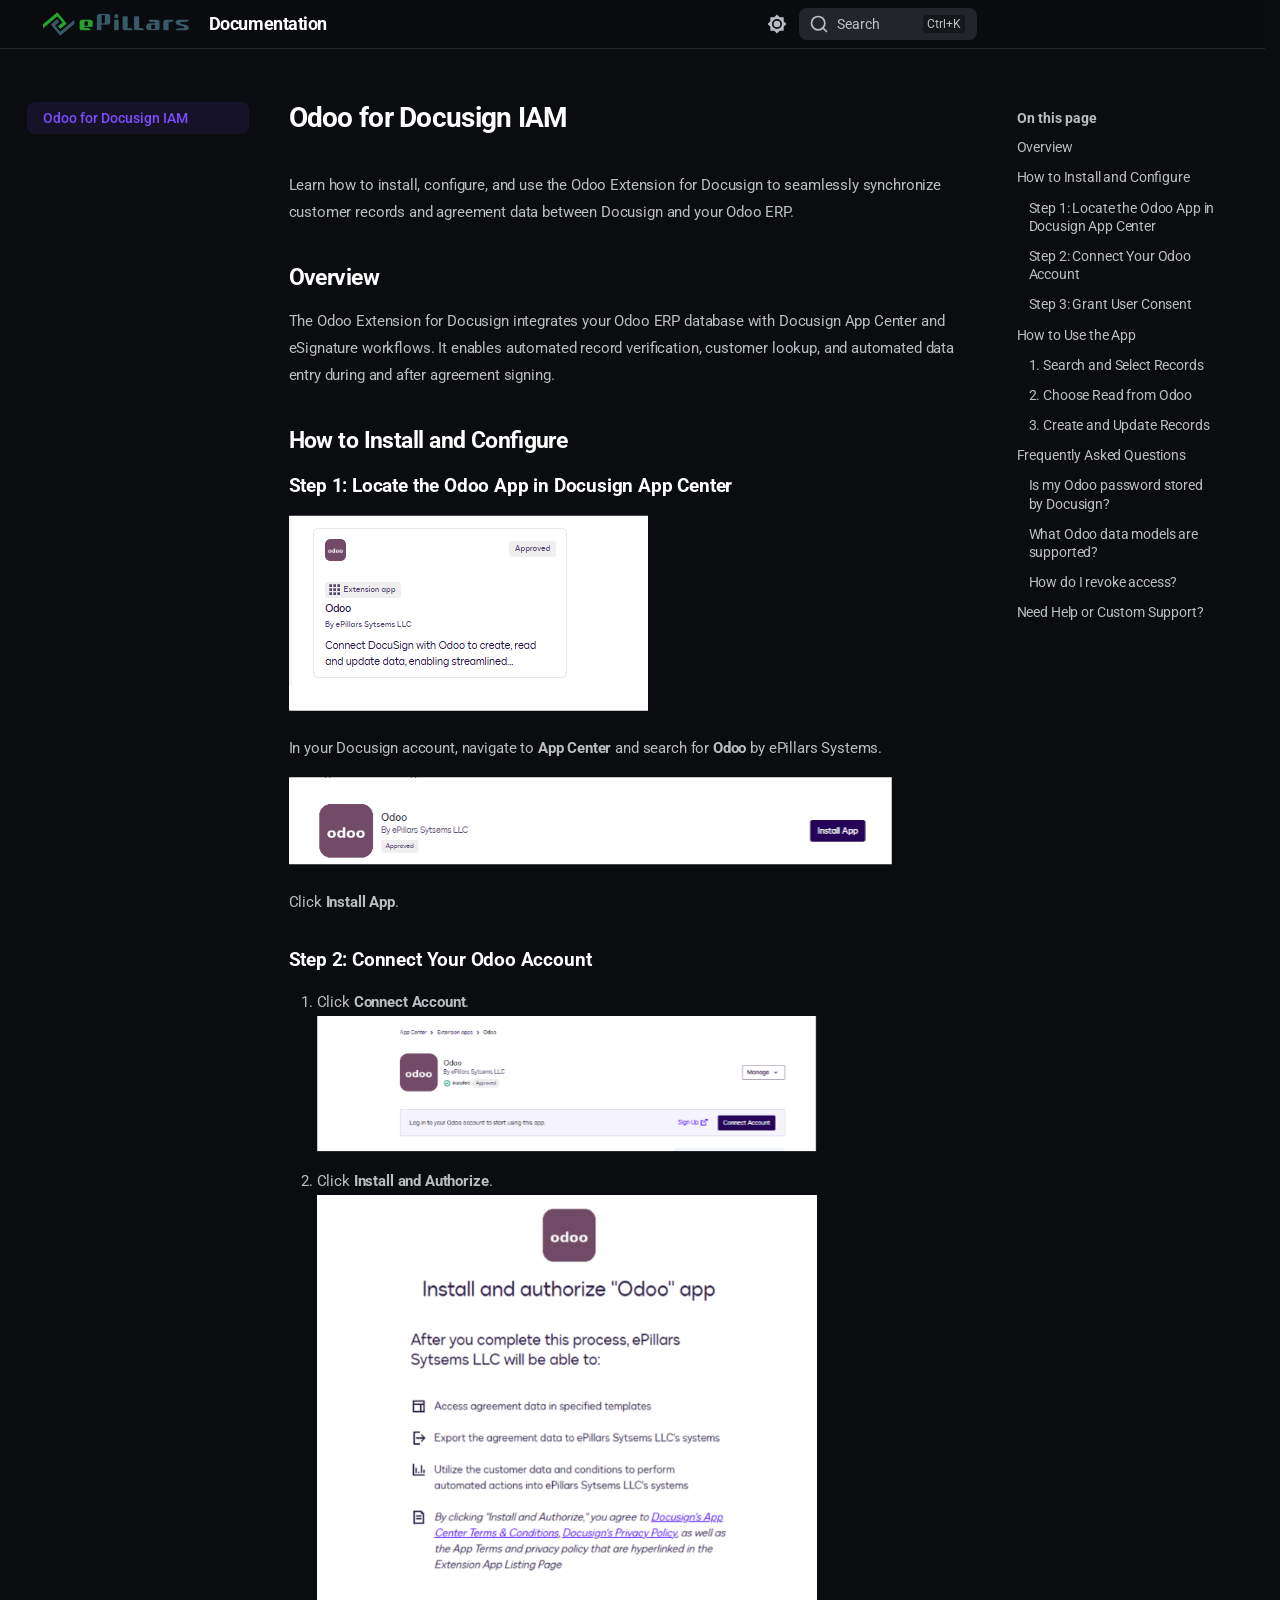
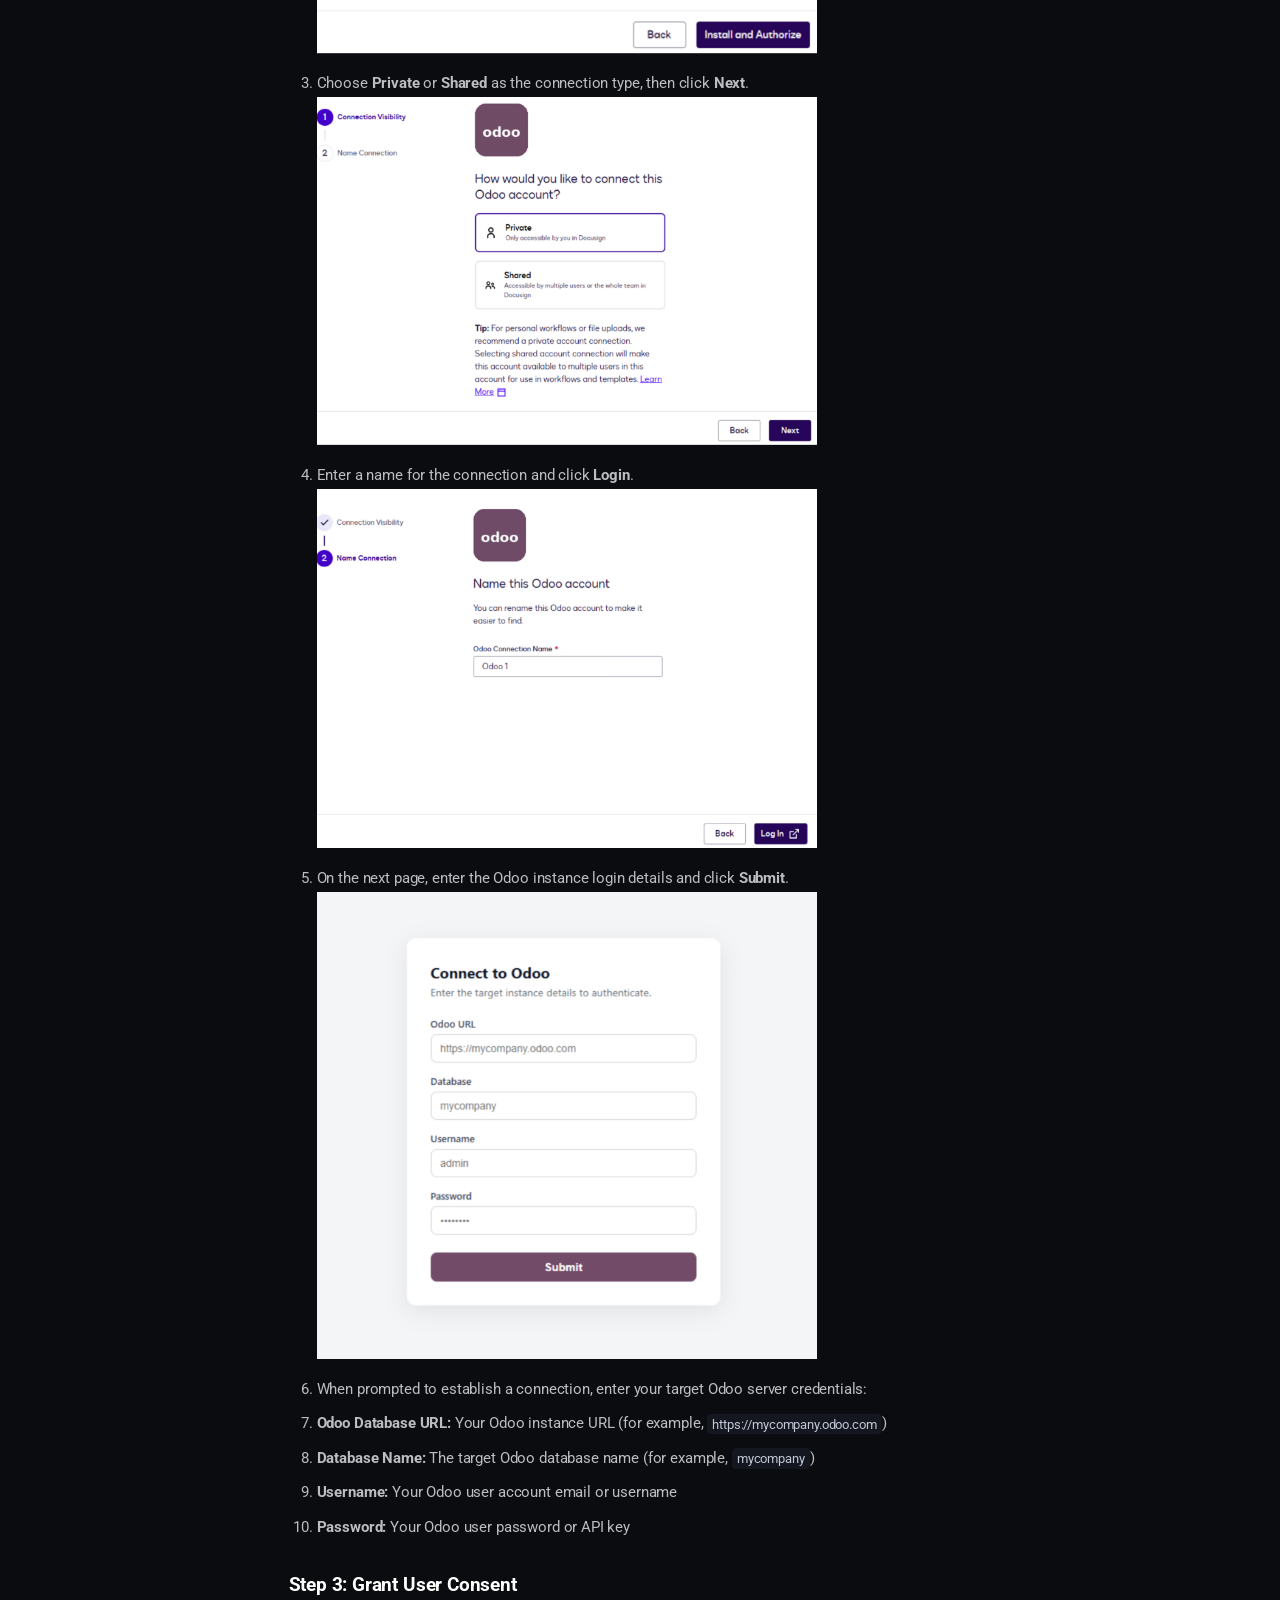
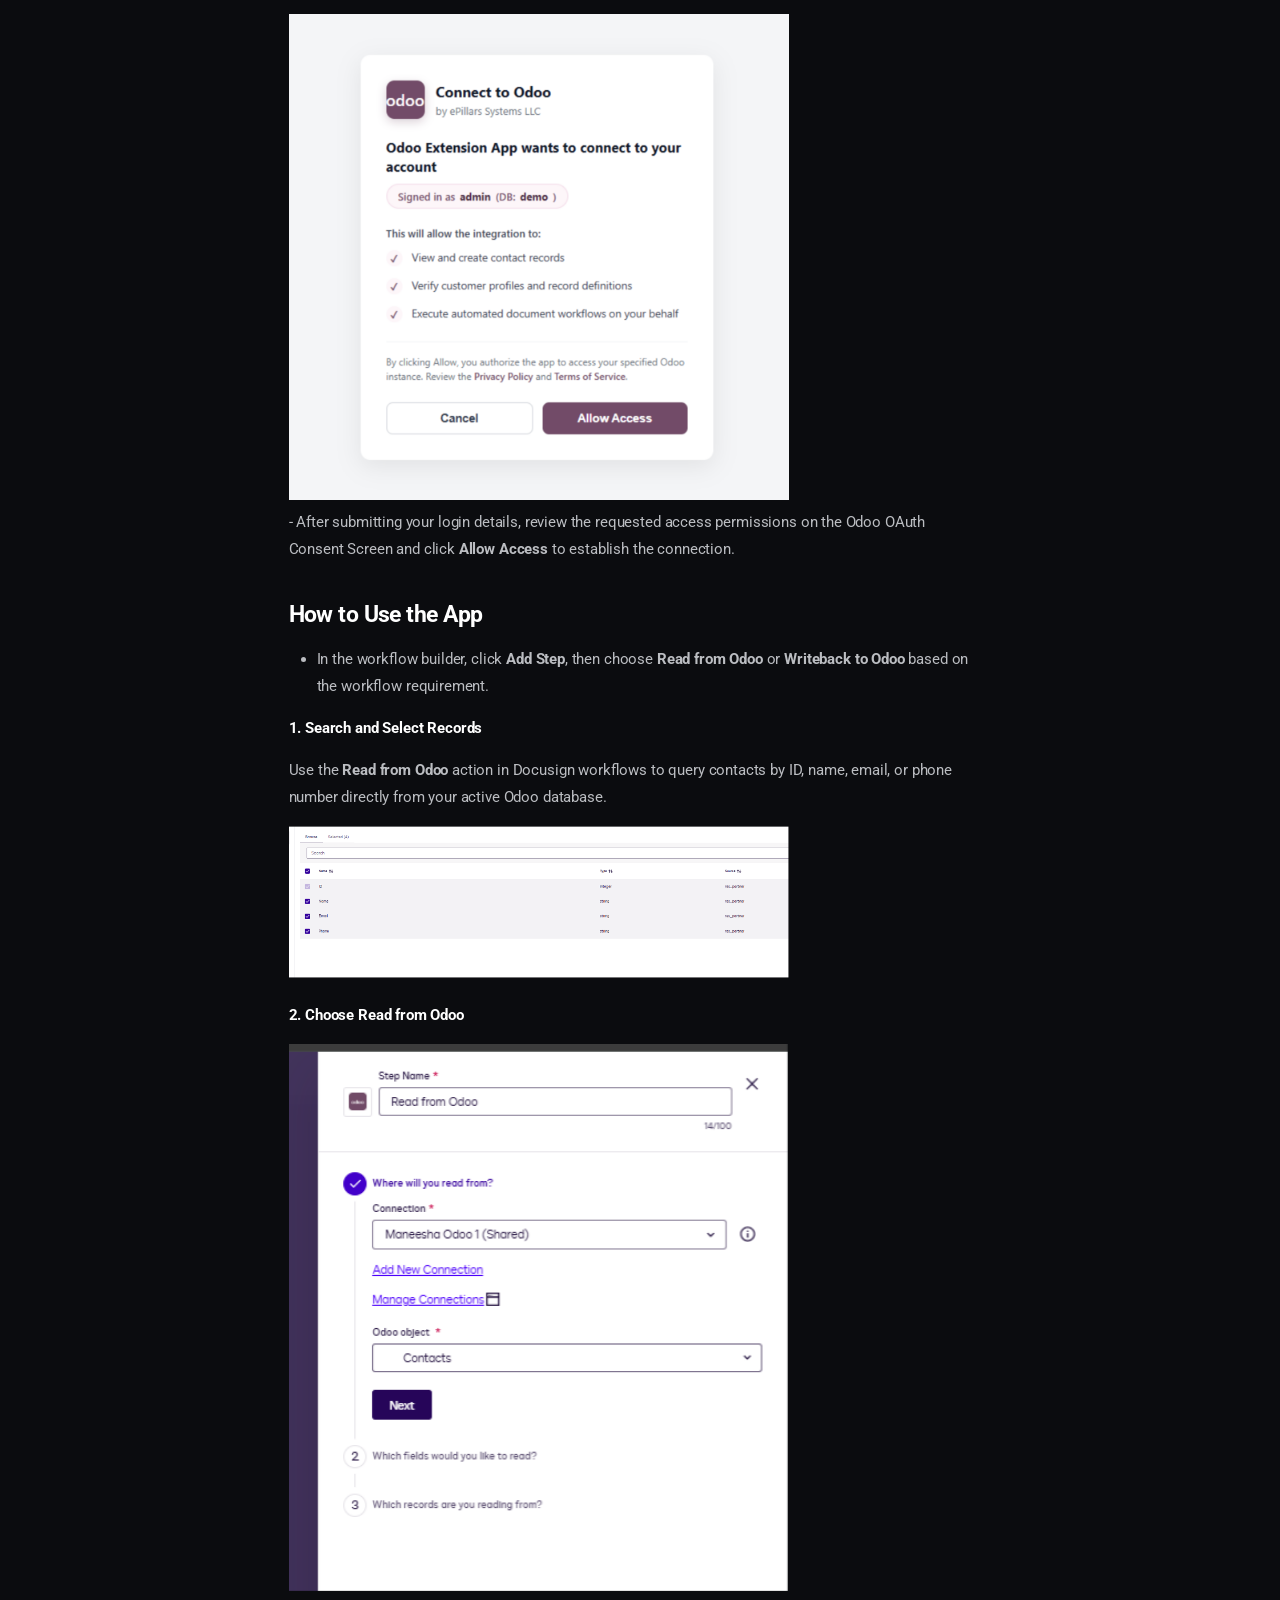
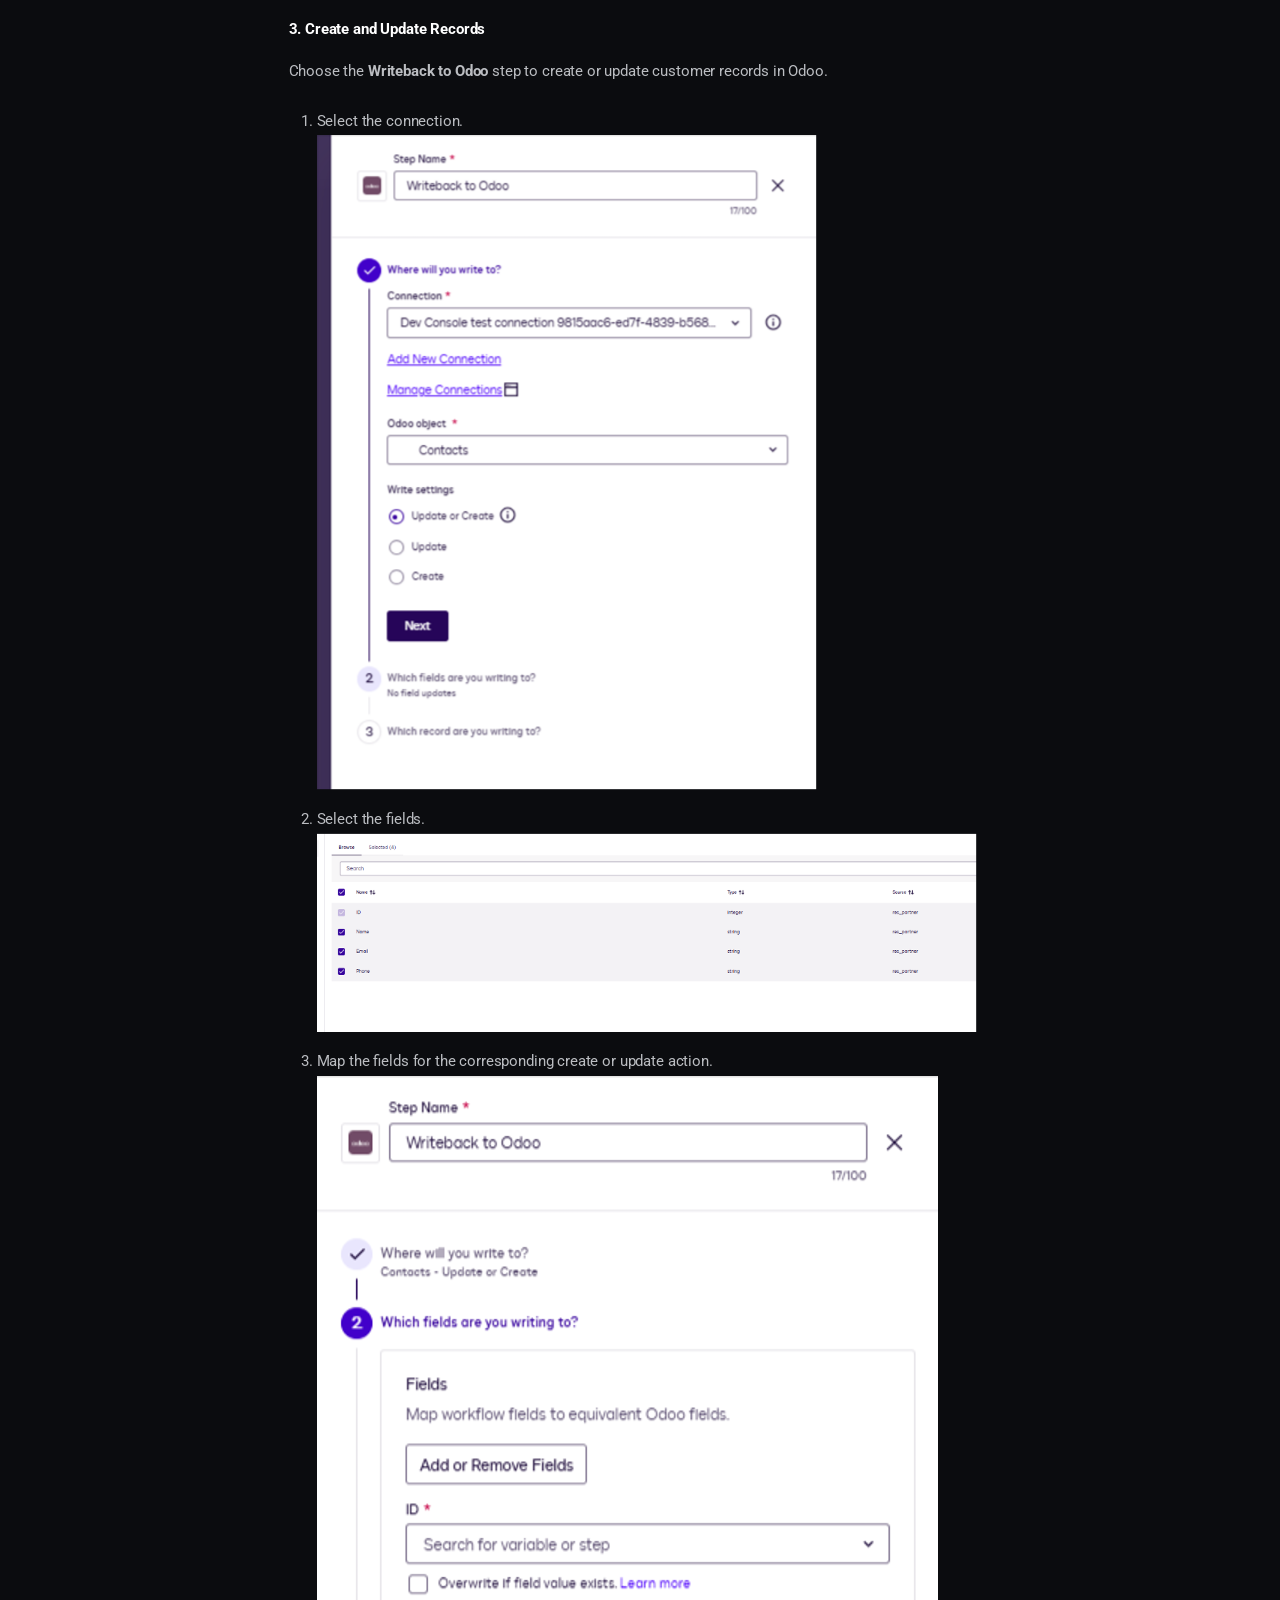
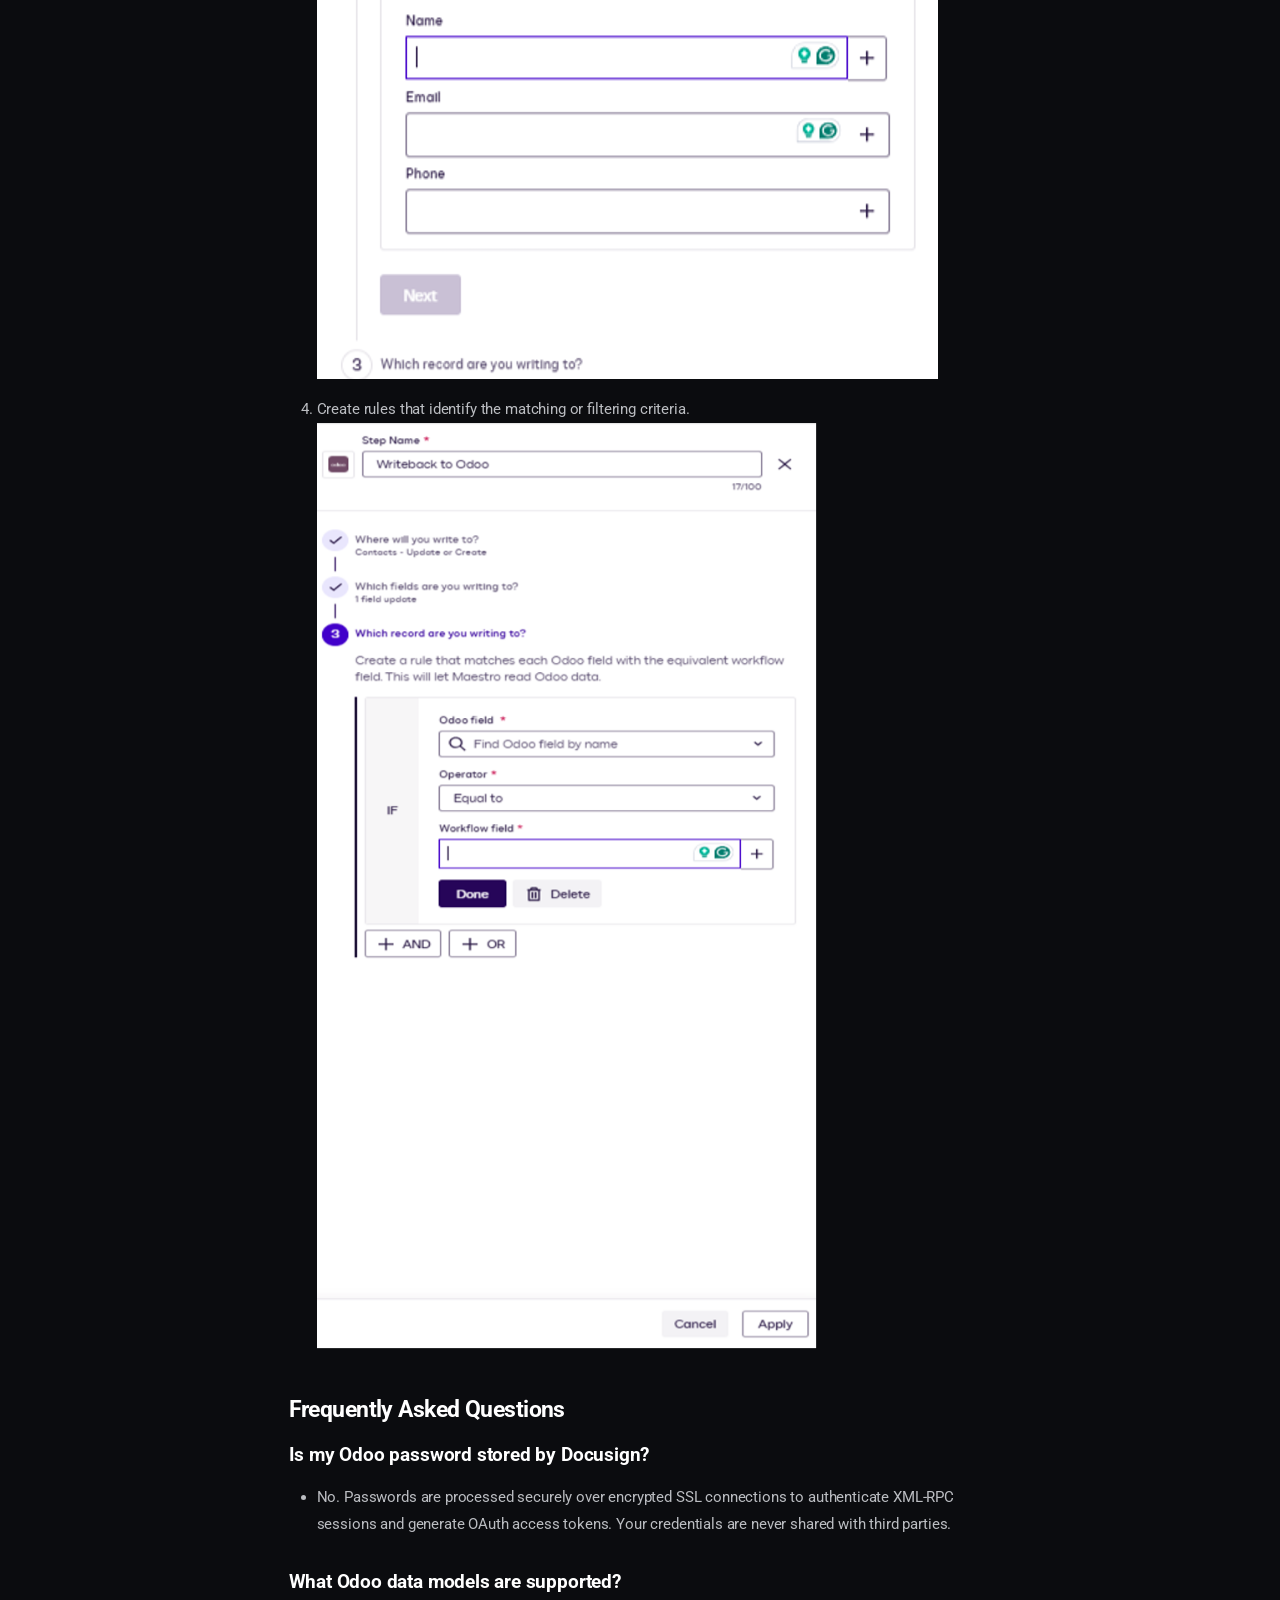
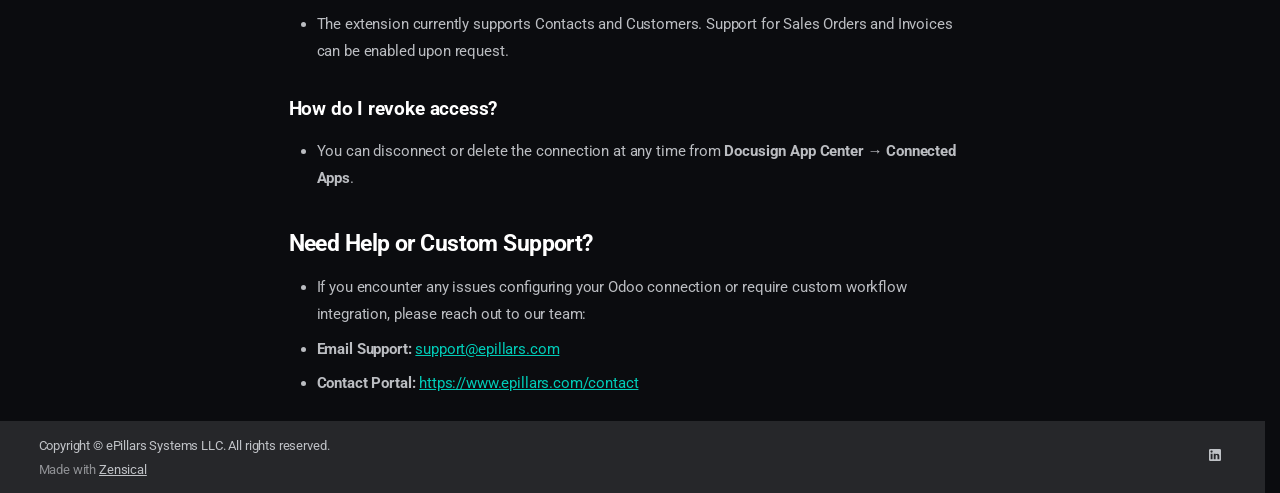
<file: site/index.html>
<!doctype html>
<html lang="en" class="no-js">
  <head>
    
      <meta charset="utf-8">
      <meta name="viewport" content="width=device-width,initial-scale=1">
      
      
      
      
      
      
      
        
      
      
      <link rel="icon" href="./assets/favicon.ico">
      <meta name="generator" content="zensical-0.0.71">
    
    
      
        <title>Odoo for Docusign IAM - Documentation</title>
      
    
    
      
        
      
      <link rel="stylesheet" href="./assets/stylesheets/modern/main.e442bf79.min.css">
      
        
          
        
        <link rel="stylesheet" href="./assets/stylesheets/modern/palette.b60ce83d.min.css">
      
      


    
    
      
    
    
      
        
        
        <link rel="preconnect" href="https://fonts.gstatic.com" crossorigin>
        <link rel="stylesheet" href="https://fonts.googleapis.com/css?family=Roboto:300,300i,400,400i,500,500i,700,700i%7CRoboto:400,400i,700,700i&amp;display=fallback">
        <style>:root{--md-text-font:"Roboto";--md-code-font:"Roboto"}</style>
      
    
    
    <script>__md_scope=new URL(".",location),__md_scope.pathname.endsWith("/")||(__md_scope=new URL(__md_scope.pathname+"/",location)),__md_hash=e=>[...e].reduce(((e,t)=>(e<<5)-e+t.charCodeAt(0)),0),__md_get=(e,t=localStorage,_=__md_scope)=>JSON.parse(t.getItem(_.pathname+"."+e)),__md_set=(e,t,_=localStorage,a=__md_scope)=>{try{_.setItem(a.pathname+"."+e,JSON.stringify(t))}catch(e){}},document.documentElement.setAttribute("data-platform",navigator.platform)</script>
    
      

    
    
  </head>
  
  
    
    
      
    
    
    
    
    <body dir="ltr" data-md-color-scheme="slate" data-md-color-primary="teal" data-md-color-accent="deep-purple">
  
    
    <input class="md-toggle" data-md-toggle="drawer" type="checkbox" id="__drawer" autocomplete="off">
    <input class="md-toggle" data-md-toggle="search" type="checkbox" id="__search" autocomplete="off">
    <label class="md-overlay" for="__drawer" aria-hidden="true"></label>
    <div data-md-component="skip">
      <a href="#__skip" class="md-skip">
        Skip to content
      </a>
    </div>
    <div data-md-component="announce">
      
    </div>
    
    
      

  

<header class="md-header md-header--shadow" data-md-component="header">
  <nav class="md-header__inner md-grid" aria-label="Header">
    <a href="" title="Documentation" class="md-header__button md-logo" aria-label="Documentation" data-md-component="logo">
      
  <img src="./assets/logo.png" alt="Documentation">

    </a>
    <label class="md-header__button md-icon" for="__drawer" aria-label="Navigation">
      
      <svg xmlns="http://www.w3.org/2000/svg" fill="none" stroke="currentColor" stroke-linecap="round" stroke-linejoin="round" stroke-width="2" class="lucide lucide-menu" viewBox="0 0 24 24"><path d="M4 5h16M4 12h16M4 19h16"/></svg>
    </label>
    <div class="md-header__title" data-md-component="header-title">
      <div class="md-header__ellipsis">
        <div class="md-header__topic">
          <span class="md-ellipsis">
            Documentation
          </span>
        </div>
        <div class="md-header__topic" data-md-component="header-topic">
          <span class="md-ellipsis">
            
              Odoo for Docusign IAM
            
          </span>
        </div>
      </div>
    </div>
    
      
        <form class="md-header__option" data-md-component="palette">
  
    
    
    
    <input class="md-option" data-md-color-media="none" data-md-color-scheme="slate" data-md-color-primary="teal" data-md-color-accent="deep-purple"  aria-label="Dark mode"  type="radio" name="__palette" id="__palette_0">
    
      <label class="md-header__button md-icon" title="Dark mode" for="__palette_1" hidden>
        <svg xmlns="http://www.w3.org/2000/svg" viewBox="0 0 24 24"><path d="M12 8a4 4 0 0 0-4 4 4 4 0 0 0 4 4 4 4 0 0 0 4-4 4 4 0 0 0-4-4m0 10a6 6 0 0 1-6-6 6 6 0 0 1 6-6 6 6 0 0 1 6 6 6 6 0 0 1-6 6m8-9.31V4h-4.69L12 .69 8.69 4H4v4.69L.69 12 4 15.31V20h4.69L12 23.31 15.31 20H20v-4.69L23.31 12z"/></svg>
      </label>
    
  
    
    
    
    <input class="md-option" data-md-color-media="none" data-md-color-scheme="default" data-md-color-primary="blue" data-md-color-accent="deep-orange"  aria-label="Light mode"  type="radio" name="__palette" id="__palette_1">
    
      <label class="md-header__button md-icon" title="Light mode" for="__palette_0" hidden>
        <svg xmlns="http://www.w3.org/2000/svg" viewBox="0 0 24 24"><path d="M12 18c-.89 0-1.74-.2-2.5-.55C11.56 16.5 13 14.42 13 12s-1.44-4.5-3.5-5.45C10.26 6.2 11.11 6 12 6a6 6 0 0 1 6 6 6 6 0 0 1-6 6m8-9.31V4h-4.69L12 .69 8.69 4H4v4.69L.69 12 4 15.31V20h4.69L12 23.31 15.31 20H20v-4.69L23.31 12z"/></svg>
      </label>
    
  
</form>
      
    
    
      <script>var palette=__md_get("__palette");if(palette&&palette.color){if("(prefers-color-scheme)"===palette.color.media){var media=matchMedia("(prefers-color-scheme: light)"),input=document.querySelector(media.matches?"[data-md-color-media='(prefers-color-scheme: light)']":"[data-md-color-media='(prefers-color-scheme: dark)']");palette.color.media=input.getAttribute("data-md-color-media"),palette.color.scheme=input.getAttribute("data-md-color-scheme"),palette.color.primary=input.getAttribute("data-md-color-primary"),palette.color.accent=input.getAttribute("data-md-color-accent")}for(var[key,value]of Object.entries(palette.color))document.body.setAttribute("data-md-color-"+key,value)}</script>
    
    
    
      
      
        <label class="md-header__button md-icon" for="__search" aria-label="Search">
          
          <svg xmlns="http://www.w3.org/2000/svg" fill="none" stroke="currentColor" stroke-linecap="round" stroke-linejoin="round" stroke-width="2" class="lucide lucide-search" viewBox="0 0 24 24"><path d="m21 21-4.34-4.34"/><circle cx="11" cy="11" r="8"/></svg>
        </label>
        <div class="md-search" data-md-component="search" role="dialog" aria-label="Search">
  <button type="button" class="md-search__button">
    Search
  </button>
</div>
      
    
    <div class="md-header__source">
      
    </div>
  </nav>
  
</header>
    
    <div class="md-container" data-md-component="container">
      
      
        
          
        
      
      <main class="md-main" data-md-component="main">
        <div class="md-main__inner md-grid">
          
            
              
              <div class="md-sidebar md-sidebar--primary" data-md-component="sidebar" data-md-type="navigation" >
                <div class="md-sidebar__scrollwrap">
                  <div class="md-sidebar__inner">
                    



<nav class="md-nav md-nav--primary" aria-label="Navigation" data-md-level="0">
  <label class="md-nav__title" for="__drawer">
    <a href="" title="Documentation" class="md-nav__button md-logo" aria-label="Documentation" data-md-component="logo">
      
  <img src="./assets/logo.png" alt="Documentation">

    </a>
    Documentation
  </label>
  
  <ul class="md-nav__list" data-md-scrollfix>
    
      
      
  
  
    
  
  
  
    <li class="md-nav__item md-nav__item--active">
      
      
      
      
        
      
      
        <label class="md-nav__link md-nav__link--active" for="__toc">
          
  
  
  <span class="md-ellipsis">
    
  
  Odoo for Docusign IAM

    
  </span>
  
  

          <span class="md-nav__icon md-icon"></span>
        </label>
      
      <a href="" class="md-nav__link md-nav__link--active">
        
  
  
  <span class="md-ellipsis">
    
  
  Odoo for Docusign IAM

    
  </span>
  
  

      </a>
      
        


<nav class="md-nav md-nav--secondary" aria-label="On this page">
  
  
  
    
  
  
    <label class="md-nav__title" for="__toc">
      <span class="md-nav__icon md-icon"></span>
      On this page
    </label>
    <ul class="md-nav__list" data-md-component="toc" data-md-scrollfix>
      
        <li class="md-nav__item">
  <a href="#overview" class="md-nav__link">
    <span class="md-ellipsis">
      <span class="md-typeset">
        Overview
      </span>
    </span>
  </a>
  
</li>
      
        <li class="md-nav__item">
  <a href="#how-to-install-and-configure" class="md-nav__link">
    <span class="md-ellipsis">
      <span class="md-typeset">
        How to Install and Configure
      </span>
    </span>
  </a>
  
    <nav class="md-nav" aria-label="How to Install and Configure">
      <ul class="md-nav__list">
        
          <li class="md-nav__item">
  <a href="#step-1-locate-the-odoo-app-in-docusign-app-center" class="md-nav__link">
    <span class="md-ellipsis">
      <span class="md-typeset">
        Step 1: Locate the Odoo App in Docusign App Center
      </span>
    </span>
  </a>
  
</li>
        
          <li class="md-nav__item">
  <a href="#step-2-connect-your-odoo-account" class="md-nav__link">
    <span class="md-ellipsis">
      <span class="md-typeset">
        Step 2: Connect Your Odoo Account
      </span>
    </span>
  </a>
  
</li>
        
          <li class="md-nav__item">
  <a href="#step-3-grant-user-consent" class="md-nav__link">
    <span class="md-ellipsis">
      <span class="md-typeset">
        Step 3: Grant User Consent<br>
      </span>
    </span>
  </a>
  
</li>
        
      </ul>
    </nav>
  
</li>
      
        <li class="md-nav__item">
  <a href="#how-to-use-the-app" class="md-nav__link">
    <span class="md-ellipsis">
      <span class="md-typeset">
        How to Use the App
      </span>
    </span>
  </a>
  
    <nav class="md-nav" aria-label="How to Use the App">
      <ul class="md-nav__list">
        
          <li class="md-nav__item">
  <a href="#1-search-and-select-records" class="md-nav__link">
    <span class="md-ellipsis">
      <span class="md-typeset">
        1. Search and Select Records
      </span>
    </span>
  </a>
  
</li>
        
          <li class="md-nav__item">
  <a href="#2-choose-read-from-odoo" class="md-nav__link">
    <span class="md-ellipsis">
      <span class="md-typeset">
        2. Choose Read from Odoo
      </span>
    </span>
  </a>
  
</li>
        
          <li class="md-nav__item">
  <a href="#3-create-and-update-records" class="md-nav__link">
    <span class="md-ellipsis">
      <span class="md-typeset">
        3. Create and Update Records
      </span>
    </span>
  </a>
  
</li>
        
      </ul>
    </nav>
  
</li>
      
        <li class="md-nav__item">
  <a href="#frequently-asked-questions" class="md-nav__link">
    <span class="md-ellipsis">
      <span class="md-typeset">
        Frequently Asked Questions
      </span>
    </span>
  </a>
  
    <nav class="md-nav" aria-label="Frequently Asked Questions">
      <ul class="md-nav__list">
        
          <li class="md-nav__item">
  <a href="#is-my-odoo-password-stored-by-docusign" class="md-nav__link">
    <span class="md-ellipsis">
      <span class="md-typeset">
        Is my Odoo password stored by Docusign?
      </span>
    </span>
  </a>
  
</li>
        
          <li class="md-nav__item">
  <a href="#what-odoo-data-models-are-supported" class="md-nav__link">
    <span class="md-ellipsis">
      <span class="md-typeset">
        What Odoo data models are supported?
      </span>
    </span>
  </a>
  
</li>
        
          <li class="md-nav__item">
  <a href="#how-do-i-revoke-access" class="md-nav__link">
    <span class="md-ellipsis">
      <span class="md-typeset">
        How do I revoke access?
      </span>
    </span>
  </a>
  
</li>
        
      </ul>
    </nav>
  
</li>
      
        <li class="md-nav__item">
  <a href="#need-help-or-custom-support" class="md-nav__link">
    <span class="md-ellipsis">
      <span class="md-typeset">
        Need Help or Custom Support?
      </span>
    </span>
  </a>
  
</li>
      
    </ul>
  
</nav>
      
    </li>
  

    
  </ul>
</nav>
                  </div>
                </div>
              </div>
            
            
              
              <div class="md-sidebar md-sidebar--secondary" data-md-component="sidebar" data-md-type="toc" >
                <div class="md-sidebar__scrollwrap">
                  
                    
                    
                    
                      
                    
                    
                      <input class="md-nav__toggle md-toggle" type="checkbox" id="__toc">
                      <div class="md-sidebar-button__wrapper">
                        <label class="md-sidebar-button" for="__toc"></label>
                      </div>
                    
                  
                  <div class="md-sidebar__inner">
                    


<nav class="md-nav md-nav--secondary" aria-label="On this page">
  
  
  
    
  
  
    <label class="md-nav__title" for="__toc">
      <span class="md-nav__icon md-icon"></span>
      On this page
    </label>
    <ul class="md-nav__list" data-md-component="toc" data-md-scrollfix>
      
        <li class="md-nav__item">
  <a href="#overview" class="md-nav__link">
    <span class="md-ellipsis">
      <span class="md-typeset">
        Overview
      </span>
    </span>
  </a>
  
</li>
      
        <li class="md-nav__item">
  <a href="#how-to-install-and-configure" class="md-nav__link">
    <span class="md-ellipsis">
      <span class="md-typeset">
        How to Install and Configure
      </span>
    </span>
  </a>
  
    <nav class="md-nav" aria-label="How to Install and Configure">
      <ul class="md-nav__list">
        
          <li class="md-nav__item">
  <a href="#step-1-locate-the-odoo-app-in-docusign-app-center" class="md-nav__link">
    <span class="md-ellipsis">
      <span class="md-typeset">
        Step 1: Locate the Odoo App in Docusign App Center
      </span>
    </span>
  </a>
  
</li>
        
          <li class="md-nav__item">
  <a href="#step-2-connect-your-odoo-account" class="md-nav__link">
    <span class="md-ellipsis">
      <span class="md-typeset">
        Step 2: Connect Your Odoo Account
      </span>
    </span>
  </a>
  
</li>
        
          <li class="md-nav__item">
  <a href="#step-3-grant-user-consent" class="md-nav__link">
    <span class="md-ellipsis">
      <span class="md-typeset">
        Step 3: Grant User Consent<br>
      </span>
    </span>
  </a>
  
</li>
        
      </ul>
    </nav>
  
</li>
      
        <li class="md-nav__item">
  <a href="#how-to-use-the-app" class="md-nav__link">
    <span class="md-ellipsis">
      <span class="md-typeset">
        How to Use the App
      </span>
    </span>
  </a>
  
    <nav class="md-nav" aria-label="How to Use the App">
      <ul class="md-nav__list">
        
          <li class="md-nav__item">
  <a href="#1-search-and-select-records" class="md-nav__link">
    <span class="md-ellipsis">
      <span class="md-typeset">
        1. Search and Select Records
      </span>
    </span>
  </a>
  
</li>
        
          <li class="md-nav__item">
  <a href="#2-choose-read-from-odoo" class="md-nav__link">
    <span class="md-ellipsis">
      <span class="md-typeset">
        2. Choose Read from Odoo
      </span>
    </span>
  </a>
  
</li>
        
          <li class="md-nav__item">
  <a href="#3-create-and-update-records" class="md-nav__link">
    <span class="md-ellipsis">
      <span class="md-typeset">
        3. Create and Update Records
      </span>
    </span>
  </a>
  
</li>
        
      </ul>
    </nav>
  
</li>
      
        <li class="md-nav__item">
  <a href="#frequently-asked-questions" class="md-nav__link">
    <span class="md-ellipsis">
      <span class="md-typeset">
        Frequently Asked Questions
      </span>
    </span>
  </a>
  
    <nav class="md-nav" aria-label="Frequently Asked Questions">
      <ul class="md-nav__list">
        
          <li class="md-nav__item">
  <a href="#is-my-odoo-password-stored-by-docusign" class="md-nav__link">
    <span class="md-ellipsis">
      <span class="md-typeset">
        Is my Odoo password stored by Docusign?
      </span>
    </span>
  </a>
  
</li>
        
          <li class="md-nav__item">
  <a href="#what-odoo-data-models-are-supported" class="md-nav__link">
    <span class="md-ellipsis">
      <span class="md-typeset">
        What Odoo data models are supported?
      </span>
    </span>
  </a>
  
</li>
        
          <li class="md-nav__item">
  <a href="#how-do-i-revoke-access" class="md-nav__link">
    <span class="md-ellipsis">
      <span class="md-typeset">
        How do I revoke access?
      </span>
    </span>
  </a>
  
</li>
        
      </ul>
    </nav>
  
</li>
      
        <li class="md-nav__item">
  <a href="#need-help-or-custom-support" class="md-nav__link">
    <span class="md-ellipsis">
      <span class="md-typeset">
        Need Help or Custom Support?
      </span>
    </span>
  </a>
  
</li>
      
    </ul>
  
</nav>
                  </div>
                </div>
              </div>
            
          
          
            <div class="md-content" data-md-component="content">
              
              <article class="md-content__inner md-typeset">
                <a id="__skip" tabindex="-1"></a>
                
                  


<h1 id="odoo-for-docusign-iam">Odoo for Docusign IAM</h1>
<p>Learn how to install, configure, and use the Odoo Extension for Docusign to seamlessly synchronize customer records and agreement data between Docusign and your Odoo ERP.</p>
<h2 id="overview">Overview</h2>
<p>The Odoo Extension for Docusign integrates your Odoo ERP database with Docusign App Center and eSignature workflows. It enables automated record verification, customer lookup, and automated data entry during and after agreement signing.</p>
<h2 id="how-to-install-and-configure">How to Install and Configure</h2>
<h3 id="step-1-locate-the-odoo-app-in-docusign-app-center">Step 1: Locate the Odoo App in Docusign App Center</h3>
<p><img alt="Odoo app listing in Docusign App Center" src="assets/01-odoo-app-center.png" /> </p>
<p>In your Docusign account, navigate to <strong>App Center</strong> and search for <strong>Odoo</strong> by ePillars Systems. </p>
<p><img alt="Install App action" src="assets/02-install-app.png" /></p>
<p>Click <strong>Install App</strong>.</p>
<h3 id="step-2-connect-your-odoo-account">Step 2: Connect Your Odoo Account</h3>
<ol>
<li>Click <strong>Connect Account</strong>. <br>
<img src="assets/03-connect-account.png" width="500" alt="Connect Account">  <br></li>
<li>Click <strong>Install and Authorize</strong>. <br>
<img src="assets/04-install-and-authorize.png" width="500" alt="Install and Authorize dialog">  <br></li>
<li>Choose <strong>Private</strong> or <strong>Shared</strong> as the connection type, then click <strong>Next</strong>.<br>
<img src="assets/05-connection-type.png" width="500" alt="Choose a connection type">   <br></li>
<li>Enter a name for the connection and click <strong>Login</strong>. <br>
<img src="assets/06-connection-login.png" width="500" alt="Name the connection and log in">  <br></li>
<li>On the next page, enter the Odoo instance login details and click <strong>Submit</strong>.<br>
<img src="assets/07-odoo-login-details.png" width="500" alt="Enter Odoo instance login details">   <br></li>
<li>When prompted to establish a connection, enter your target Odoo server credentials:</li>
<li><strong>Odoo Database URL:</strong> Your Odoo instance URL (for example, <code>https://mycompany.odoo.com</code>)</li>
<li><strong>Database Name:</strong> The target Odoo database name (for example, <code>mycompany</code>)</li>
<li><strong>Username:</strong> Your Odoo user account email or username</li>
<li><strong>Password:</strong> Your Odoo user password or API key</li>
</ol>
<h3 id="step-3-grant-user-consent">Step 3: Grant User Consent<br></h3>
<p><img src="assets/08-oauth-consent.png" width="500" alt="Odoo OAuth consent screen">  <br/>
- After submitting your login details, review the requested access permissions on the Odoo OAuth Consent Screen and click <strong>Allow Access</strong> to establish the connection.</p>
<h2 id="how-to-use-the-app">How to Use the App</h2>
<ul>
<li>In the workflow builder, click <strong>Add Step</strong>, then choose <strong>Read from Odoo</strong> or <strong>Writeback to Odoo</strong> based on the workflow requirement.</li>
</ul>
<h4 id="1-search-and-select-records">1. Search and Select Records</h4>
<p>Use the <strong>Read from Odoo</strong> action in Docusign workflows to query contacts by ID, name, email, or phone number directly from your active Odoo database.</p>
<p><img src="assets/10-search-records.png" width="500" alt="Search and select Odoo records">   <br></p>
<h4 id="2-choose-read-from-odoo">2. Choose Read from Odoo</h4>
<p><img src="assets/09-read-from-odoo.png" width="500" alt="Choose Read from Odoo">   <br></p>
<h4 id="3-create-and-update-records">3. Create and Update Records</h4>
<p>Choose the <strong>Writeback to Odoo</strong> step to create or update customer records in Odoo.</p>
<ol>
<li>
<p>Select the connection. <br>
<img src="assets/11-select-connection.png" width="500" alt="Select the Odoo connection"> </p>
</li>
<li>
<p>Select the fields.
<img alt="Select Odoo fields" src="assets/12-select-fields.png" />  <br></p>
</li>
<li>Map the fields for the corresponding create or update action.
<img alt="Map fields for create or update" src="assets/13-map-fields.png" />  <br></li>
<li>Create rules that identify the matching or filtering criteria. <br>
<img src="assets/14-matching-rules.png" width="500" alt="Configure matching or filtering rules"> </li>
</ol>
<h2 id="frequently-asked-questions">Frequently Asked Questions</h2>
<h3 id="is-my-odoo-password-stored-by-docusign">Is my Odoo password stored by Docusign?</h3>
<ul>
<li>No. Passwords are processed securely over encrypted SSL connections to authenticate XML-RPC sessions and generate OAuth access tokens. Your credentials are never shared with third parties.</li>
</ul>
<h3 id="what-odoo-data-models-are-supported">What Odoo data models are supported?</h3>
<ul>
<li>The extension currently supports Contacts and Customers. Support for Sales Orders and Invoices can be enabled upon request.</li>
</ul>
<h3 id="how-do-i-revoke-access">How do I revoke access?</h3>
<ul>
<li>You can disconnect or delete the connection at any time from <strong>Docusign App Center → Connected Apps</strong>.</li>
</ul>
<h2 id="need-help-or-custom-support">Need Help or Custom Support?</h2>
<ul>
<li>If you encounter any issues configuring your Odoo connection or require custom workflow integration, please reach out to our team:</li>
<li><strong>Email Support:</strong> <a href="mailto:support@epillars.com">support@epillars.com</a></li>
<li><strong>Contact Portal:</strong> <a href="https://www.epillars.com/contact">https://www.epillars.com/contact</a></li>
</ul>














                
              </article>
            </div>
          
          
<script>var target=document.getElementById(location.hash.slice(1));target&&target.name&&(target.checked=target.name.startsWith("__tabbed_"))</script>
        </div>
        
      </main>
      
        <footer class="md-footer">
  
    
  
  <div class="md-footer-meta md-typeset">
    <div class="md-footer-meta__inner md-grid">
      <div class="md-copyright">
  
    <div class="md-copyright__highlight">
      Copyright &copy; ePillars Systems LLC. All rights reserved.
    </div>
  
  
    Made with
    <a href="https://zensical.org/" target="_blank" rel="noopener">
      Zensical
    </a>
  
</div>
      
        
<div class="md-social">
  
    
    
    
    
      
      
    
    <a href="https://ae.linkedin.com/company/epillars" target="_blank" rel="noopener" title="ae.linkedin.com" class="md-social__link">
      <svg xmlns="http://www.w3.org/2000/svg" viewBox="0 0 24 24"><path d="M19 3a2 2 0 0 1 2 2v14a2 2 0 0 1-2 2H5a2 2 0 0 1-2-2V5a2 2 0 0 1 2-2zm-.5 15.5v-5.3a3.26 3.26 0 0 0-3.26-3.26c-.85 0-1.84.52-2.32 1.3v-1.11h-2.79v8.37h2.79v-4.93c0-.77.62-1.4 1.39-1.4a1.4 1.4 0 0 1 1.4 1.4v4.93zM6.88 8.56a1.68 1.68 0 0 0 1.68-1.68c0-.93-.75-1.69-1.68-1.69a1.69 1.69 0 0 0-1.69 1.69c0 .93.76 1.68 1.69 1.68m1.39 9.94v-8.37H5.5v8.37z"/></svg>
    </a>
  
</div>
      
    </div>
  </div>
</footer>
      
    </div>
    <div class="md-dialog" data-md-component="dialog" role="status" aria-atomic="true">
      <div class="md-dialog__inner md-typeset"></div>
    </div>
    
    
    
      
      
      
      
        
        
      <script id="__config" type="application/json">{"annotate":null,"base":".","features":["navigation.footer"],"redirect":null,"search":"./assets/javascripts/workers/search.c47bb847.min.js","tags":null,"translations":{"clipboard.copied":"Copied to clipboard","clipboard.copy":"Copy to clipboard","clipboard.error":"Could not copy to clipboard","search.result.more.one":"1 more on this page","search.result.more.other":"# more on this page","search.result.none":"No matching documents","search.result.one":"1 matching document","search.result.other":"# matching documents","search.result.placeholder":"Type to start searching","search.result.term.missing":"Missing","select.version":"Select version"},"version":null}</script>
    
    
      <script src="./assets/javascripts/bundle.a2388154.min.js"></script>
      
    
  </body>
</html>
</file>
<file: site/assets/stylesheets/modern/main.e442bf79.min.css>
@charset "UTF-8";html{box-sizing:border-box;-webkit-text-size-adjust:none;-moz-text-size-adjust:none;text-size-adjust:none}*,:after,:before{box-sizing:inherit}@media(prefers-reduced-motion){*,:after,:before{transition:none!important}}body{margin:0;-webkit-font-smoothing:antialiased;-moz-osx-font-smoothing:grayscale;--md-text-font-family:var(--md-text-font, _),
    -apple-system, BlinkMacSystemFont, Helvetica, Arial, sans-serif;--md-code-font-family:var(--md-code-font, _),
    SFMono-Regular, Consolas, Menlo, monospace}.md-typeset code:not(.focus-visible),a,button,input,label{-webkit-tap-highlight-color:transparent}a{color:inherit;text-decoration:none}hr{box-sizing:initial;display:block;height:.05rem;padding:0;overflow:visible;border:0}small{font-size:80%}sub,sup{line-height:1em}img{border-style:none}table{border-spacing:0;border-collapse:initial}td,th{font-weight:400;vertical-align:top}button{padding:0;margin:0;font-family:inherit;font-size:inherit;background:#0000;border:0}input{border:0;outline:none}:root{--md-primary-fg-color:#4051b5;--md-primary-fg-color--light:#5d6cc0;--md-primary-fg-color--dark:#303fa1;--md-primary-bg-color:#fff;--md-primary-bg-color--light:#ffffffb3;--md-accent-fg-color:#526cfe;--md-accent-fg-color--transparent:#526cfe1a;--md-accent-bg-color:#fff;--md-accent-bg-color--light:#ffffffb3;--md-typeset-table-sort-icon:url('data:image/svg+xml;charset=utf-8,<svg xmlns="http://www.w3.org/2000/svg" fill="none" stroke="currentColor" stroke-linecap="round" stroke-linejoin="round" stroke-width="2" class="lucide lucide-arrow-down-up" viewBox="0 0 24 24"><path d="m3 16 4 4 4-4m-4 4V4m14 4-4-4-4 4m4-4v16"/></svg>');--md-typeset-table-sort-icon--asc:url('data:image/svg+xml;charset=utf-8,<svg xmlns="http://www.w3.org/2000/svg" fill="none" stroke="currentColor" stroke-linecap="round" stroke-linejoin="round" stroke-width="2" class="lucide lucide-arrow-down-narrow-wide" viewBox="0 0 24 24"><path d="m3 16 4 4 4-4m-4 4V4m4 0h4m-4 4h7m-7 4h10"/></svg>');--md-typeset-table-sort-icon--desc:url('data:image/svg+xml;charset=utf-8,<svg xmlns="http://www.w3.org/2000/svg" fill="none" stroke="currentColor" stroke-linecap="round" stroke-linejoin="round" stroke-width="2" class="lucide lucide-arrow-up-narrow-wide" viewBox="0 0 24 24"><path d="m3 8 4-4 4 4M7 4v16m4-8h4m-4 4h7m-7 4h10"/></svg>');--md-typeset-preview-icon:url('data:image/svg+xml;charset=utf-8,<svg xmlns="http://www.w3.org/2000/svg" fill="none" stroke="currentColor" stroke-linecap="round" stroke-linejoin="round" stroke-width="2" class="lucide lucide-mouse-pointer-2" viewBox="0 0 24 24"><path d="M4.037 4.688a.495.495 0 0 1 .651-.651l16 6.5a.5.5 0 0 1-.063.947l-6.124 1.58a2 2 0 0 0-1.438 1.435l-1.579 6.126a.5.5 0 0 1-.947.063z"/></svg>')}[data-md-color-scheme=default]{color-scheme:light}[data-md-color-scheme=default] img[src$="#gh-dark-mode-only"],[data-md-color-scheme=default] img[src$="#only-dark"]{display:none}:root,[data-md-color-scheme=default]{--md-hue:225deg;--md-default-fg-color:#000000de;--md-default-fg-color--light:#0000008c;--md-default-fg-color--lighter:#00000052;--md-default-fg-color--lightest:#0000000d;--md-default-bg-color:#fff;--md-default-bg-color--light:#ffffffb3;--md-default-bg-color--lighter:#ffffff4d;--md-default-bg-color--lightest:#ffffff1f;--md-code-fg-color:#36464e;--md-code-bg-color:#f5f5f5;--md-code-bg-color--light:#f5f5f5b3;--md-code-bg-color--lighter:#f5f5f54d;--md-code-hl-color:#4287ff;--md-code-hl-color--light:#4287ff1a;--md-code-hl-number-color:#d52a2a;--md-code-hl-special-color:#db1457;--md-code-hl-function-color:#a846b9;--md-code-hl-constant-color:#6e59d9;--md-code-hl-keyword-color:#3f6ec6;--md-code-hl-string-color:#1c7d4d;--md-code-hl-name-color:var(--md-code-fg-color);--md-code-hl-operator-color:var(--md-default-fg-color--light);--md-code-hl-punctuation-color:var(--md-default-fg-color--light);--md-code-hl-comment-color:var(--md-default-fg-color--light);--md-code-hl-generic-color:var(--md-default-fg-color--light);--md-code-hl-variable-color:var(--md-default-fg-color--light);--md-typeset-color:var(--md-default-fg-color);--md-typeset-a-color:var(--md-primary-fg-color);--md-typeset-del-color:#f5503d26;--md-typeset-ins-color:#0bd57026;--md-typeset-kbd-color:#fafafa;--md-typeset-kbd-accent-color:#fff;--md-typeset-kbd-border-color:#b8b8b8;--md-typeset-mark-color:#ffff0080;--md-typeset-table-color:#0000001f;--md-typeset-table-color--light:#00000009;--md-admonition-fg-color:var(--md-default-fg-color);--md-admonition-bg-color:var(--md-default-bg-color);--md-warning-fg-color:#000000de;--md-warning-bg-color:#ff9;--md-shadow-z1:0 0.2rem 0.5rem #0000000d,
    0 0 0.05rem #0000001a;--md-shadow-z2:0 0.2rem 0.5rem #0000001a,
    0 0 0.05rem #00000040;--md-shadow-z3:0 0.2rem 0.5rem #0003,
    0 0 0.05rem #00000059;--color-foreground:0 0 0;--color-background:255 255 255;--color-background-subtle:240 240 240;--color-backdrop:255 255 255}.md-icon svg{display:block;width:1.2rem;height:1.2rem;fill:currentcolor}.md-icon svg.lucide{fill:#0000;stroke:currentcolor}aside,body,input{font-family:var(--md-text-font-family);font-feature-settings:"kern","liga";color:var(--md-typeset-color)}code,kbd,pre{font-family:var(--md-code-font-family);font-feature-settings:"kern"}.md-typeset{font-size:.75rem;line-height:1.8;letter-spacing:-.01em;overflow-wrap:break-word;-webkit-print-color-adjust:exact;color-adjust:exact}@media print{.md-typeset{font-size:.68rem}.md-typeset code,.md-typeset kbd,.md-typeset pre{white-space:pre-wrap}}.md-typeset blockquote,.md-typeset dl,.md-typeset figure,.md-typeset ol,.md-typeset pre,.md-typeset ul{margin-top:1em;margin-bottom:1em}.md-typeset h1{margin:0 0 1.25em;font-size:1.875em;line-height:1.3;color:var(--md-default-fg-color)}.md-typeset h1,.md-typeset h2{font-weight:700;letter-spacing:-.025em}.md-typeset h2{margin:1.6em 0 .64em;font-size:1.5em;line-height:1.4}.md-typeset h3{margin:1.6em 0 .8em;font-size:1.25em;font-weight:700;line-height:1.5;letter-spacing:-.01em}.md-typeset h2+h3{margin-top:.8em}.md-typeset h4{margin:1em 0;font-weight:700;letter-spacing:-.01em}.md-typeset h5,.md-typeset h6{margin:1.25em 0;font-size:.8em;font-weight:700;color:var(--md-default-fg-color--light);letter-spacing:-.01em}.md-typeset h5{text-transform:uppercase}.md-typeset h5 code{text-transform:none}.md-typeset hr{display:flow-root;margin:1.5em 0;border-bottom:.05rem solid var(--md-default-fg-color--lightest)}.md-typeset a{color:var(--md-typeset-a-color);text-decoration:underline;word-break:break-word}.md-typeset a,.md-typeset a:before{transition:color 125ms}.md-typeset a:focus,.md-typeset a:hover{color:var(--md-accent-fg-color)}.md-typeset a:focus code,.md-typeset a:hover code{color:var(--md-accent-fg-color);background-color:var(--md-accent-fg-color--transparent)}.md-typeset a code{color:var(--md-typeset-a-color)}.md-typeset a.focus-visible{outline-color:var(--md-accent-fg-color);outline-offset:.2rem}.md-typeset code,.md-typeset kbd,.md-typeset pre{font-variant-ligatures:none;color:var(--md-code-fg-color);direction:ltr;transition:background-color 125ms}.md-typeset code{padding:.2em .4em;font-size:.8533333333em;word-break:break-word;background-color:var(--md-code-bg-color);border-radius:.2rem;-webkit-box-decoration-break:clone;box-decoration-break:clone;transition:color 125ms,background-color 125ms}.md-typeset code:not(.focus-visible){outline:none}.md-typeset pre{position:relative;display:flow-root;line-height:1.5}.md-typeset pre>code{display:block;padding:.8203125em 1.25em;margin:0;overflow:auto;word-break:normal;touch-action:auto;scrollbar-color:var(--md-default-fg-color--lighter) #0000;scrollbar-width:thin;border-radius:.4rem;outline-color:var(--md-accent-fg-color);box-shadow:none;-webkit-box-decoration-break:slice;box-decoration-break:slice}.md-typeset pre>code:hover{scrollbar-color:var(--md-accent-fg-color) #0000}.md-typeset pre>code::-webkit-scrollbar{width:.2rem;height:.2rem}.md-typeset pre>code::-webkit-scrollbar-thumb{background-color:var(--md-default-fg-color--lighter)}.md-typeset pre>code::-webkit-scrollbar-thumb:hover{background-color:var(--md-accent-fg-color)}.md-typeset kbd{display:inline-block;padding:0 .6666666667em;font-size:.75em;color:var(--md-default-fg-color);word-break:break-word;vertical-align:text-top;border-radius:.2rem;background-color:var(--md-default-bg-color);box-shadow:0 0 0 .05rem var(--md-typeset-kbd-border-color),0 .15rem 0 var(--md-typeset-kbd-border-color)}.md-typeset mark{color:inherit;word-break:break-word;background-color:var(--md-typeset-mark-color);-webkit-box-decoration-break:clone;box-decoration-break:clone}.md-typeset abbr{text-decoration:none;cursor:help;border-bottom:.05rem dotted var(--md-default-fg-color--light)}.md-typeset [data-preview]{position:relative}[dir=ltr] .md-typeset [data-preview]:after{margin-left:.125em}[dir=rtl] .md-typeset [data-preview]:after{margin-right:.125em}.md-typeset [data-preview]:after{display:inline-block;width:.8em;height:.8em;vertical-align:text-top;content:"";background-color:currentcolor;-webkit-mask-image:var(--md-typeset-preview-icon);mask-image:var(--md-typeset-preview-icon);-webkit-mask-repeat:no-repeat;mask-repeat:no-repeat;-webkit-mask-size:contain;mask-size:contain;transition:background-color 125ms}.md-typeset small{opacity:.75}[dir=ltr] .md-typeset sub,[dir=ltr] .md-typeset sup{margin-left:.078125em}[dir=rtl] .md-typeset sub,[dir=rtl] .md-typeset sup{margin-right:.078125em}[dir=ltr] .md-typeset blockquote{padding-left:.6rem;border-left:.2rem solid var(--md-default-fg-color--lighter)}[dir=rtl] .md-typeset blockquote{padding-right:.6rem;border-right:.2rem solid var(--md-default-fg-color--lighter)}.md-typeset blockquote{margin-left:0;margin-right:0;color:var(--md-default-fg-color--light)}.md-typeset ul{list-style-type:disc}.md-typeset ul[type]{list-style-type:revert-layer}[dir=ltr] .md-typeset ol,[dir=ltr] .md-typeset ol li ol,[dir=ltr] .md-typeset ol li ul,[dir=ltr] .md-typeset ul,[dir=ltr] .md-typeset ul li ol,[dir=ltr] .md-typeset ul li ul{margin-left:.625em}[dir=rtl] .md-typeset ol,[dir=rtl] .md-typeset ol li ol,[dir=rtl] .md-typeset ol li ul,[dir=rtl] .md-typeset ul,[dir=rtl] .md-typeset ul li ol,[dir=rtl] .md-typeset ul li ul{margin-right:.625em}.md-typeset ol,.md-typeset ul{padding:0}.md-typeset ol:not([hidden]),.md-typeset ul:not([hidden]){display:flow-root}.md-typeset ol ol,.md-typeset ul ol{list-style-type:lower-alpha}.md-typeset ol ol ol,.md-typeset ul ol ol{list-style-type:lower-roman}.md-typeset ol ol ol ol,.md-typeset ul ol ol ol{list-style-type:upper-alpha}.md-typeset ol ol ol ol ol,.md-typeset ul ol ol ol ol{list-style-type:upper-roman}.md-typeset ol[type],.md-typeset ul[type]{list-style-type:revert-layer}[dir=ltr] .md-typeset ol li,[dir=ltr] .md-typeset ul li{margin-left:1.25em}[dir=rtl] .md-typeset ol li,[dir=rtl] .md-typeset ul li{margin-right:1.25em}.md-typeset ol li,.md-typeset ul li{margin-bottom:.5em}.md-typeset ol li blockquote,.md-typeset ol li p,.md-typeset ul li blockquote,.md-typeset ul li p{margin:.5em 0}.md-typeset ol li:last-child,.md-typeset ul li:last-child{margin-bottom:0}.md-typeset ol li ol,.md-typeset ol li ul,.md-typeset ul li ol,.md-typeset ul li ul{margin-top:.5em;margin-bottom:.5em}[dir=ltr] .md-typeset dd{margin-left:1.875em}[dir=rtl] .md-typeset dd{margin-right:1.875em}.md-typeset dd{margin-top:1em;margin-bottom:1.5em}.md-typeset img,.md-typeset svg,.md-typeset video{max-width:100%;height:auto}.md-typeset img[align=left]{margin:1em 1em 1em 0}.md-typeset img[align=right]{margin:1em 0 1em 1em}.md-typeset img[align]:only-child{margin-top:0}.md-typeset figure{display:flow-root;width:fit-content;max-width:100%;margin:1em auto;text-align:center}.md-typeset figure img{display:block;margin:0 auto}.md-typeset figcaption{max-width:24rem;margin:1em auto;font-style:italic}.md-typeset iframe{max-width:100%}.md-typeset table:not([class]){display:inline-block;max-width:100%;overflow:auto;font-size:.64rem;touch-action:auto;background-color:var(--md-default-bg-color);border:.05rem solid var(--md-typeset-table-color);border-radius:.1rem}@media print{.md-typeset table:not([class]){display:table}}.md-typeset table:not([class])+*{margin-top:1.5em}.md-typeset table:not([class]) td>:first-child,.md-typeset table:not([class]) th>:first-child{margin-top:0}.md-typeset table:not([class]) td>:last-child,.md-typeset table:not([class]) th>:last-child{margin-bottom:0}.md-typeset table:not([class]) td:not([align]),.md-typeset table:not([class]) th:not([align]){text-align:left}[dir=rtl] .md-typeset table:not([class]) td:not([align]),[dir=rtl] .md-typeset table:not([class]) th:not([align]){text-align:right}.md-typeset table:not([class]) th{min-width:5rem;padding:.9375em 1.25em;font-weight:700;vertical-align:top}.md-typeset table:not([class]) td{padding:.9375em 1.25em;vertical-align:top;border-top:.05rem solid var(--md-typeset-table-color)}.md-typeset table:not([class]) tbody tr{transition:background-color 125ms}.md-typeset table:not([class]) tbody tr:hover{background-color:var(--md-typeset-table-color--light);box-shadow:0 .05rem 0 var(--md-default-bg-color) inset}.md-typeset table:not([class]) a{word-break:normal}.md-typeset table th[role=columnheader]{cursor:pointer}[dir=ltr] .md-typeset table th[role=columnheader]:after{margin-left:.5em}[dir=rtl] .md-typeset table th[role=columnheader]:after{margin-right:.5em}.md-typeset table th[role=columnheader]:after{display:inline-block;width:1.2em;height:1.2em;vertical-align:text-bottom;content:"";-webkit-mask-image:var(--md-typeset-table-sort-icon);mask-image:var(--md-typeset-table-sort-icon);-webkit-mask-repeat:no-repeat;mask-repeat:no-repeat;-webkit-mask-size:contain;mask-size:contain;transition:background-color 125ms}.md-typeset table th[role=columnheader]:hover:after{background-color:var(--md-default-fg-color--lighter)}.md-typeset table th[role=columnheader][aria-sort=ascending]:after{background-color:var(--md-default-fg-color--light);-webkit-mask-image:var(--md-typeset-table-sort-icon--asc);mask-image:var(--md-typeset-table-sort-icon--asc)}.md-typeset table th[role=columnheader][aria-sort=descending]:after{background-color:var(--md-default-fg-color--light);-webkit-mask-image:var(--md-typeset-table-sort-icon--desc);mask-image:var(--md-typeset-table-sort-icon--desc)}.md-typeset__scrollwrap{margin:1em -.8rem;overflow-x:auto;touch-action:auto}.md-typeset__table{display:inline-block;padding:0 .8rem;margin-bottom:.5em}@media print{.md-typeset__table{display:block}}html .md-typeset__table table{display:table;width:100%;margin:0;overflow:hidden}@media screen and (max-width:44.984375em){.md-content__inner>pre{margin:1em -.8rem}.md-content__inner>pre code{border-radius:0}}.md-typeset .md-author{position:relative;display:block;flex-shrink:0;width:1.6rem;height:1.6rem;overflow:hidden;border-radius:100%;transition:color 125ms,transform 125ms}.md-typeset .md-author img{display:block}.md-typeset .md-author--more{font-size:.6rem;font-weight:700;line-height:1.6rem;color:var(--md-default-fg-color--lighter);text-align:center;background:var(--md-default-fg-color--lightest)}.md-typeset .md-author--long{width:2.4rem;height:2.4rem}.md-typeset a.md-author{transform:scale(1)}.md-typeset a.md-author img{filter:grayscale(100%) opacity(75%);border-radius:100%;transition:filter 125ms}.md-typeset a.md-author:focus,.md-typeset a.md-author:hover{z-index:1;transform:scale(1.1)}.md-typeset a.md-author:focus img,.md-typeset a.md-author:hover img{filter:grayscale(0)}.md-banner{overflow:auto;color:var(--md-default-fg-color);background-color:var(--md-accent-fg-color--transparent)}@media print{.md-banner{display:none}}.md-banner--warning{color:var(--md-warning-fg-color);background-color:var(--md-warning-bg-color)}.md-banner__inner{padding:0 .8rem;margin:.6rem auto;font-size:.7rem}[dir=ltr] .md-banner__button{float:right}[dir=rtl] .md-banner__button{float:left}.md-banner__button{color:inherit;cursor:pointer;transition:opacity .25s}.no-js .md-banner__button{display:none}.md-banner__button:hover{opacity:.7}html{height:100%;overflow-x:hidden;font-size:125%;scrollbar-gutter:stable}@media screen and (min-width:100em){html{font-size:137.5%}}@media screen and (min-width:125em){html{font-size:150%}}body{position:relative;display:flex;flex-direction:column;width:100%;min-height:100%;font-size:.5rem;background-color:var(--md-default-bg-color)}@media print{body{display:block}}@media screen and (max-width:59.984375em){body[data-md-scrolllock]{position:fixed}}.md-grid{max-width:61rem;margin-left:auto;margin-right:auto}.md-container{display:flex;flex-grow:1;flex-direction:column}@media print{.md-container{display:block}}.md-main{flex-grow:1}.md-main__inner{display:flex;height:100%;margin-top:1.5rem}.md-ellipsis{overflow:hidden;text-overflow:ellipsis}.md-toggle{display:none}.md-option{position:absolute;width:0;height:0;opacity:0}.md-option:checked+label:not([hidden]){display:block}.md-option.focus-visible+label{outline-style:auto;outline-color:var(--md-accent-fg-color)}.md-skip{position:fixed;z-index:-1;padding:.3rem .5rem;margin:.5rem;font-size:.64rem;color:var(--md-default-bg-color);background-color:var(--md-default-fg-color);border-radius:.1rem;outline-color:var(--md-accent-fg-color);opacity:0;transform:translateY(.4rem)}.md-skip:focus{z-index:10;opacity:1;transition:transform .25s cubic-bezier(.4,0,.2,1),opacity 175ms 75ms;transform:translateY(0)}@page{margin:25mm}:root{--md-clipboard-icon:url('data:image/svg+xml;charset=utf-8,<svg xmlns="http://www.w3.org/2000/svg" fill="none" stroke="currentColor" stroke-linecap="round" stroke-linejoin="round" stroke-width="2" class="lucide lucide-clipboard-copy" viewBox="0 0 24 24"><rect width="8" height="4" x="8" y="2" rx="1" ry="1"/><path d="M8 4H6a2 2 0 0 0-2 2v14a2 2 0 0 0 2 2h12a2 2 0 0 0 2-2v-2M16 4h2a2 2 0 0 1 2 2v4m1 4H11"/><path d="m15 10-4 4 4 4"/></svg>');--md-code-select-icon:url('data:image/svg+xml;charset=utf-8,<svg xmlns="http://www.w3.org/2000/svg" fill="none" stroke="currentColor" stroke-linecap="round" stroke-linejoin="round" stroke-width="2" class="lucide lucide-scan" viewBox="0 0 24 24"><path d="M3 7V5a2 2 0 0 1 2-2h2m10 0h2a2 2 0 0 1 2 2v2m0 10v2a2 2 0 0 1-2 2h-2M7 21H5a2 2 0 0 1-2-2v-2"/></svg>');--md-code-copy-icon:url('data:image/svg+xml;charset=utf-8,<svg xmlns="http://www.w3.org/2000/svg" fill="none" stroke="currentColor" stroke-linecap="round" stroke-linejoin="round" stroke-width="2" class="lucide lucide-clipboard-copy" viewBox="0 0 24 24"><rect width="8" height="4" x="8" y="2" rx="1" ry="1"/><path d="M8 4H6a2 2 0 0 0-2 2v14a2 2 0 0 0 2 2h12a2 2 0 0 0 2-2v-2M16 4h2a2 2 0 0 1 2 2v4m1 4H11"/><path d="m15 10-4 4 4 4"/></svg>')}.md-clipboard{z-index:1;width:1.5em;height:1.5em;color:var(--md-default-fg-color--lightest);cursor:pointer;border-radius:.1rem;outline-color:var(--md-accent-fg-color);outline-offset:.1rem;transition:color .25s}@media print{.md-clipboard{display:none}}.md-clipboard:not(.focus-visible){outline:none;-webkit-tap-highlight-color:transparent}:hover>.md-clipboard{color:var(--md-default-fg-color--light)}.md-clipboard:focus,.md-clipboard:hover{color:var(--md-accent-fg-color)}.md-clipboard:after{display:block;width:1.125em;height:1.125em;margin:0 auto;content:"";background-color:currentcolor;-webkit-mask-image:var(--md-clipboard-icon);mask-image:var(--md-clipboard-icon);-webkit-mask-repeat:no-repeat;mask-repeat:no-repeat;-webkit-mask-position:center;mask-position:center;-webkit-mask-size:contain;mask-size:contain}.md-clipboard--inline{cursor:pointer}.md-clipboard--inline code{transition:color .25s,background-color .25s}.md-clipboard--inline:focus code,.md-clipboard--inline:hover code{color:var(--md-accent-fg-color);background-color:var(--md-accent-fg-color--transparent)}.md-typeset .md-code__content{display:grid}.md-code__nav{position:absolute;top:.25em;right:.25em;z-index:1;display:flex;gap:.2rem;padding:.2rem;background-color:var(--md-code-bg-color--lighter);border-radius:.1rem;transition:background-color .25s}:hover>.md-code__nav{background-color:var(--md-code-bg-color--light)}.md-code__button{display:block;width:1.5em;height:1.5em;color:var(--md-default-fg-color--lightest);cursor:pointer;outline-color:var(--md-accent-fg-color);outline-offset:.1rem;transition:color .25s}:hover>*>.md-code__button{color:var(--md-default-fg-color--light)}.md-code__button.focus-visible,.md-code__button:hover{color:var(--md-accent-fg-color)}.md-code__button--active{color:var(--md-default-fg-color)!important}.md-code__button:after{display:block;width:1.125em;height:1.125em;margin:0 auto;content:"";background-color:currentcolor;-webkit-mask-repeat:no-repeat;mask-repeat:no-repeat;-webkit-mask-position:center;mask-position:center;-webkit-mask-size:contain;mask-size:contain}.md-code__button[data-md-type=select]:after{-webkit-mask-image:var(--md-code-select-icon);mask-image:var(--md-code-select-icon)}.md-code__button[data-md-type=copy]:after{-webkit-mask-image:var(--md-code-copy-icon);mask-image:var(--md-code-copy-icon)}@keyframes consent{0%{opacity:0;transform:translateY(100%)}to{opacity:1;transform:translateY(0)}}@keyframes overlay{0%{opacity:0}to{opacity:1}}.md-consent__overlay{position:fixed;top:0;z-index:5;width:100%;height:100%;background-color:var(--md-default-bg-color--light);-webkit-backdrop-filter:blur(.2rem);backdrop-filter:blur(.2rem);opacity:1;animation:overlay .35s both}.md-consent__inner{position:fixed;bottom:0;z-index:5;display:flex;justify-content:center;width:100%;max-height:100%;padding:0}.md-consent__form{padding-left:1.2rem;padding-right:1.2rem;margin:.4rem;overflow:auto;background-color:var(--md-default-bg-color);border:0;border-radius:.8rem;box-shadow:var(--md-shadow-z3);animation:consent .5s cubic-bezier(.1,.7,.1,1) both}.md-consent__settings{display:none;margin:1em 0}input:checked+.md-consent__settings{display:block}.md-consent__controls{margin-bottom:.8rem;line-height:1.2}.md-typeset .md-consent__controls .md-button{display:inline}@media screen and (max-width:44.984375em){.md-typeset .md-consent__controls .md-button{display:block;width:100%;margin-top:.4rem;text-align:center}}.md-consent label{cursor:pointer}.md-content{flex-grow:1;min-width:0}.md-content__inner{padding-top:.7rem;margin:0 .8rem 1.2rem}@media screen and (min-width:76.25em){[dir=ltr] .md-sidebar--primary:not([hidden])~.md-content>.md-content__inner,[dir=rtl] .md-sidebar--secondary:not([hidden])~.md-content>.md-content__inner{margin-left:1.2rem}[dir=ltr] .md-sidebar--secondary:not([hidden])~.md-content>.md-content__inner,[dir=rtl] .md-sidebar--primary:not([hidden])~.md-content>.md-content__inner{margin-right:1.2rem}}.md-content__inner:before{display:block;height:.4rem;content:""}.md-content__inner>:last-child{margin-bottom:0}.no-js .md-content__button[data-md-copy-url]{display:none}.md-content__button[data-md-copy-url]:disabled{cursor:wait;opacity:.5}[dir=ltr] .md-content__button{float:right;margin-left:.4rem}[dir=rtl] .md-content__button{float:left;margin-right:.4rem}.md-content__button{display:flex;padding:.3rem;margin-top:.2rem;background-color:var(--md-default-fg-color--lightest);border-radius:.4rem}@media print{.md-content__button{display:none}}.md-typeset .md-content__button{color:var(--md-default-fg-color);transition:color .25s,background-color .25s}.md-typeset .md-content__button svg{opacity:.5;transition:opacity .25s}.md-typeset .md-content__button:focus,.md-typeset .md-content__button:hover{color:var(--md-accent-fg-color);background-color:var(--md-accent-fg-color--transparent)}.md-typeset .md-content__button:focus svg,.md-typeset .md-content__button:hover svg{opacity:1}.md-content__button svg{width:.9rem;height:.9rem}[dir=rtl] .md-content__button svg{transform:scaleX(-1)}.md-content__button svg.lucide{fill:#0000;stroke:currentcolor}.md-typeset .zensical-draft-marker{display:table;padding:.2rem .6rem;margin-bottom:.8rem;font-size:.6rem;font-weight:700;line-height:1.5;letter-spacing:.05em;color:#fff;background-color:#c62828;border-radius:49.95rem}[dir=ltr] .md-dialog{right:.8rem}[dir=rtl] .md-dialog{left:.8rem}.md-dialog{position:fixed;bottom:.8rem;z-index:4;min-width:11.1rem;padding:.4rem 1.2rem;pointer-events:none;background-color:var(--md-accent-fg-color);border-radius:1.2rem;box-shadow:var(--md-shadow-z3);opacity:0;transition:transform 0s .4s,opacity .4s;transform:translateY(100%)}@media print{.md-dialog{display:none}}.md-dialog--active{pointer-events:auto;opacity:1;transition:transform .4s cubic-bezier(.075,.85,.175,1),opacity .4s;transform:translateY(0)}.md-dialog__inner{font-size:.7rem;color:var(--md-default-bg-color)}.md-feedback{margin:2em 0 1em;text-align:center}.md-feedback fieldset{padding:0;margin:0;border:none}.md-feedback__title{margin:1em auto;font-weight:700}.md-feedback__inner{position:relative}.md-feedback__list{position:relative;display:flex;flex-wrap:wrap;place-content:baseline center}.md-feedback__list:hover .md-icon:not(:disabled){color:var(--md-default-fg-color--lighter)}:disabled .md-feedback__list{min-height:1.8rem}.md-feedback__icon{flex-shrink:0;margin:0 .1rem;color:var(--md-default-fg-color--light);cursor:pointer;transition:color 125ms}.md-feedback__icon:not(:disabled).md-icon:hover{color:var(--md-accent-fg-color)}.md-feedback__icon:disabled{color:var(--md-default-fg-color--lightest);pointer-events:none}.md-feedback__note{position:relative;opacity:0;transition:transform .4s cubic-bezier(.1,.7,.1,1),opacity .15s;transform:translateY(.4rem)}.md-feedback__note>*{max-width:16rem;margin:0 auto}:disabled .md-feedback__note{opacity:1;transform:translateY(0)}@media print{.md-feedback,.md-footer{display:none}}.md-footer{color:var(--md-default-fg-color);background-color:var(--md-default-bg-color);border-top:.05rem solid var(--md-default-fg-color--lightest)}.md-footer__inner{justify-content:space-between;padding:.2rem;overflow:auto}.md-footer__inner:not([hidden]){display:flex}.md-footer__link{display:flex;flex-grow:.01;align-items:end;max-width:100%;margin-top:1rem;margin-bottom:.4rem;overflow:hidden;outline-color:var(--md-accent-fg-color);transition:opacity .25s}.md-footer__link:focus,.md-footer__link:hover{opacity:.7}[dir=rtl] .md-footer__link svg{transform:scaleX(-1)}@media screen and (max-width:44.984375em){.md-footer__link--prev{flex-shrink:0}.md-footer__link--prev .md-footer__title{display:none}}[dir=ltr] .md-footer__link--next{margin-left:auto}.md-footer__link--next{text-align:right}[dir=rtl] .md-footer__link--next{margin-right:auto;text-align:left}.md-footer__title{flex-grow:1;max-width:calc(100% - 2.4rem);padding:0 1rem;margin-bottom:.7rem;font-size:.8rem;white-space:nowrap}.md-footer__button{padding:.4rem;margin:.2rem}.md-footer__direction{font-size:.6rem;opacity:.7}.md-footer-meta,.md-typeset .md-button{background-color:var(--md-default-fg-color--lightest)}.md-footer-meta__inner{display:flex;flex-wrap:wrap;justify-content:space-between;padding:.2rem}html .md-footer-meta.md-typeset a:not(:focus,:hover){color:var(--md-default-fg-color)}.md-copyright{width:100%;padding:.4rem 0;margin:auto .6rem;font-size:.64rem;color:var(--md-default-fg-color--light)}.md-copyright__highlight{color:var(--md-default-fg-color)}.md-social{display:inline-flex;gap:.2rem;padding:.2rem 0 .6rem;margin:0 .4rem}@media screen and (min-width:45em){.md-copyright{width:auto}.md-social{padding:.6rem 0}}.md-social__link{display:inline-block;width:1.6rem;height:1.6rem;text-align:center}.md-social__link:before{line-height:1.9}.md-social__link svg{max-height:.8rem;vertical-align:-25%;fill:currentcolor}.md-social__link svg.lucide{fill:#0000;stroke:currentcolor}.md-typeset .md-button{display:inline-block;padding:.625em 2em;font-size:.875em;font-weight:700;color:var(--md-default-fg-color--light);text-decoration:none;cursor:pointer;border-radius:1.2rem;transition:color 125ms,background-color 125ms,opacity 125ms}.md-typeset .md-button.focus-visible{outline-offset:0}.md-typeset .md-button:focus,.md-typeset .md-button:hover{color:var(--md-default-fg-color--light);opacity:.8}.md-typeset .md-button--primary{color:var(--md-primary-bg-color);background-color:var(--md-primary-fg-color)}.md-typeset .md-button--primary:focus,.md-typeset .md-button--primary:hover{color:var(--md-primary-bg-color);opacity:.8}[dir=ltr] .md-typeset .md-input,[dir=rtl] .md-typeset .md-input{border-top-left-radius:.1rem}[dir=ltr] .md-typeset .md-input,[dir=rtl] .md-typeset .md-input{border-top-right-radius:.1rem}.md-typeset .md-input{height:1.8rem;padding:0 .6rem;font-size:.8rem;border-bottom:.1rem solid var(--md-default-fg-color--lighter);box-shadow:var(--md-shadow-z1);transition:border .25s,box-shadow .25s}.md-typeset .md-input:focus,.md-typeset .md-input:hover{border-bottom-color:var(--md-accent-fg-color);box-shadow:var(--md-shadow-z2)}.md-typeset .md-input--stretch{width:100%}.md-header{position:sticky;left:0;right:0;top:0;z-index:4;display:block;color:var(--md-default-fg-color);background-color:var(--md-default-bg-color--light);-webkit-backdrop-filter:blur(.4rem);backdrop-filter:blur(.4rem)}@media print{.md-header{display:none}}.md-header[hidden]{transition:transform .25s cubic-bezier(.8,0,.6,1);transform:translateY(-100%)}.md-header--shadow{box-shadow:0 .05rem 0 var(--md-default-fg-color--lightest);transition:transform .25s cubic-bezier(.1,.7,.1,1)}.md-header__inner{display:flex;align-items:center;padding:0 .4rem}.md-header__button{position:relative;z-index:1;padding:.4rem;margin:.2rem;color:currentcolor;vertical-align:middle;cursor:pointer;outline-color:var(--md-accent-fg-color);transition:opacity .25s}.md-header__button:hover{opacity:.7}.md-header__button:not([hidden]){display:inline-block}.md-header__button:not(.focus-visible){outline:none;-webkit-tap-highlight-color:transparent}.md-header__button.md-logo{padding:.4rem;margin:.2rem}@media screen and (max-width:76.234375em){.md-header__button.md-logo{display:none}}.md-header__button.md-logo img,.md-header__button.md-logo svg{display:block;width:auto;height:1.2rem;fill:currentcolor}.md-header__button.md-logo img.lucide,.md-header__button.md-logo svg.lucide{fill:#0000;stroke:currentcolor}@media screen and (min-width:60em){.md-header__button[for=__search]{display:none}}.no-js .md-header__button[for=__search]{display:none}[dir=rtl] .md-header__button[for=__search] svg{transform:scaleX(-1)}@media screen and (min-width:76.25em){.md-header__button[for=__drawer]{display:none}}.md-header__topic{position:absolute;display:flex;max-width:100%;white-space:nowrap;transition:transform .4s cubic-bezier(.1,.7,.1,1),opacity .15s}.md-header__topic+.md-header__topic{z-index:-1;pointer-events:none;opacity:0;transition:transform .4s cubic-bezier(1,.7,.1,.1),opacity .15s;transform:translateX(1.25rem)}[dir=rtl] .md-header__topic+.md-header__topic{transform:translateX(-1.25rem)}.md-draft,.md-header__topic:first-child{font-weight:700}.md-header__title{flex-grow:1;height:2.4rem;margin-left:.4rem;margin-right:.4rem;font-size:.9rem;line-height:2.4rem;letter-spacing:-.025em}.md-header__title--active .md-header__topic{z-index:-1;pointer-events:none;opacity:0;transition:transform .4s cubic-bezier(1,.7,.1,.1),opacity .15s;transform:translateX(-1.25rem)}[dir=rtl] .md-header__title--active .md-header__topic{transform:translateX(1.25rem)}.md-header__title--active .md-header__topic+.md-header__topic{z-index:0;pointer-events:auto;opacity:1;transition:transform .4s cubic-bezier(.1,.7,.1,1),opacity .15s;transform:translateX(0)}.md-header__title>.md-header__ellipsis{position:relative;width:100%;height:100%}.md-header__option{display:flex;flex-shrink:0;max-width:100%;white-space:nowrap}.md-header__option>input{bottom:0}.md-header__source{display:none}@media screen and (min-width:60em){[dir=ltr] .md-header__source{margin-left:1rem}[dir=rtl] .md-header__source{margin-right:1rem}.md-header__source{display:block;width:11.5rem;max-width:11.5rem}}@media screen and (min-width:76.25em){[dir=ltr] .md-header__source{margin-left:1.4rem}[dir=rtl] .md-header__source{margin-right:1.4rem}}.md-header .md-icon svg{width:1rem;height:1rem}.md-meta{font-size:.7rem;line-height:1.3;color:var(--md-default-fg-color--light)}.md-meta__list{display:inline-flex;flex-wrap:wrap;padding:0;margin:0;list-style:none}.md-meta__item:not(:last-child):after{margin-left:.2rem;margin-right:.2rem;content:"·"}.md-meta__link{color:var(--md-typeset-a-color)}.md-meta__link:focus,.md-meta__link:hover{color:var(--md-accent-fg-color)}.md-draft{display:inline-block;padding-left:.5714285714em;padding-right:.5714285714em;color:#fff;background-color:#ff1744;border-radius:.125em}:root{--md-nav-icon--next:url('data:image/svg+xml;charset=utf-8,<svg xmlns="http://www.w3.org/2000/svg" fill="none" stroke="currentColor" stroke-linecap="round" stroke-linejoin="round" stroke-width="2" class="lucide lucide-chevron-right" viewBox="0 0 24 24"><path d="m9 18 6-6-6-6"/></svg>');--md-path-icon:url('data:image/svg+xml;charset=utf-8,<svg xmlns="http://www.w3.org/2000/svg" fill="none" stroke="currentColor" stroke-linecap="round" stroke-linejoin="round" stroke-width="2" class="lucide lucide-chevron-right" viewBox="0 0 24 24"><path d="m9 18 6-6-6-6"/></svg>');--md-post-pin-icon:url('data:image/svg+xml;charset=utf-8,<svg xmlns="http://www.w3.org/2000/svg" fill="none" stroke="currentColor" stroke-linecap="round" stroke-linejoin="round" stroke-width="2" class="lucide lucide-pin" viewBox="0 0 24 24"><path d="M12 17v5M9 10.76a2 2 0 0 1-1.11 1.79l-1.78.9A2 2 0 0 0 5 15.24V16a1 1 0 0 0 1 1h12a1 1 0 0 0 1-1v-.76a2 2 0 0 0-1.11-1.79l-1.78-.9A2 2 0 0 1 15 10.76V7a1 1 0 0 1 1-1 2 2 0 0 0 0-4H8a2 2 0 0 0 0 4 1 1 0 0 1 1 1z"/></svg>');--md-progress-value:0;--md-progress-delay:400ms;--md-search-icon:url('data:image/svg+xml;charset=utf-8,<svg xmlns="http://www.w3.org/2000/svg" fill="none" stroke="currentColor" stroke-linecap="round" stroke-linejoin="round" stroke-width="2" class="lucide lucide-search" viewBox="0 0 24 24"><path d="m21 21-4.34-4.34"/><circle cx="11" cy="11" r="8"/></svg>');--md-toc-icon:url('data:image/svg+xml;charset=utf-8,<svg xmlns="http://www.w3.org/2000/svg" fill="none" stroke="currentColor" stroke-linecap="round" stroke-linejoin="round" stroke-width="2" class="lucide lucide-text-align-start" viewBox="0 0 24 24"><path d="M21 5H3m12 7H3m14 7H3"/></svg>')}.md-nav{font-size:.7rem;line-height:1.3;transition:max-height .25s cubic-bezier(.86,0,.07,1)}.md-nav .md-nav__title{display:none}.md-nav__list{display:flex;flex-direction:column;gap:.2rem;padding:0;margin:0;list-style:none}[dir=ltr] .md-nav__list .md-nav__list{margin-left:.6rem}[dir=rtl] .md-nav__list .md-nav__list{margin-right:.6rem}.md-nav__item--nested .md-nav__list:after,.md-nav__item--nested .md-nav__list:before{display:block;height:0;content:" "}.md-nav__link{display:flex;gap:.6rem;align-items:flex-start;padding:.35rem .8rem;margin-left:.2rem;margin-right:.2rem;cursor:pointer;border-radius:.4rem;transition:color .25s,background-color .25s}.md-nav__link .md-nav__link{margin:0}.md-nav__link--passed,.md-nav__link--passed code{color:var(--md-default-fg-color--light)}.md-nav__item .md-nav__link--active{font-weight:500}.md-nav--primary .md-nav__item .md-nav__link--active{color:var(--md-accent-fg-color);background:var(--md-accent-fg-color--transparent)}.md-nav__item .md-nav__link--active,.md-nav__item .md-nav__link--active code{color:var(--md-typeset-a-color)}.md-nav__item .md-nav__link--active code svg,.md-nav__item .md-nav__link--active svg{opacity:1}[dir=ltr] .md-nav__item--nested>.md-nav__link:not(.md-nav__container){padding-right:.35rem}[dir=rtl] .md-nav__item--nested>.md-nav__link:not(.md-nav__container){padding-left:.35rem}.md-nav__link .md-ellipsis{position:relative;flex-grow:1}.md-nav__link .md-ellipsis code{word-break:normal}.md-nav__link .md-typeset{font-size:.7rem;line-height:1.3}.md-nav__link svg{position:relative;flex-shrink:0;width:1.3em;height:1.3em;opacity:.5;fill:currentcolor}.md-nav__link svg.lucide{fill:#0000;stroke:currentcolor}.md-nav--primary .md-nav__link[for]:focus:not(.md-nav__link--active),.md-nav--primary .md-nav__link[for]:hover:not(.md-nav__link--active),.md-nav--primary .md-nav__link[href]:focus:not(.md-nav__link--active),.md-nav--primary .md-nav__link[href]:hover:not(.md-nav__link--active){color:var(--md-default-fg-color);background-color:var(--md-default-fg-color--lightest)}.md-nav--secondary .md-nav__link{padding:.35rem .8rem;margin-left:.2rem;margin-right:.2rem;overflow-wrap:normal}.md-nav--secondary .md-nav__link[for]:focus,.md-nav--secondary .md-nav__link[for]:hover,.md-nav--secondary .md-nav__link[href]:focus,.md-nav--secondary .md-nav__link[href]:hover{color:var(--md-accent-fg-color);background-color:initial}.md-nav__link.focus-visible,.md-pagination__link.focus-visible{outline-color:var(--md-accent-fg-color)}.md-nav--primary .md-nav__link[for=__toc],.md-nav--primary .md-nav__link[for=__toc]~.md-nav{display:none}.md-nav__icon{width:.9rem;height:.9rem;font-size:.9rem}[dir=rtl] .md-nav__icon:after{transform:rotate(180deg)}.md-nav__item--nested .md-nav__icon:after{display:block;width:100%;height:100%;content:"";background-color:currentcolor;-webkit-mask-image:var(--md-nav-icon--next);mask-image:var(--md-nav-icon--next);-webkit-mask-repeat:no-repeat;mask-repeat:no-repeat;-webkit-mask-position:center;mask-position:center;-webkit-mask-size:contain;mask-size:contain;transition:transform .25s}@media screen and (min-width:76.25em){.md-nav__item--nested.md-nav__item--section>.md-nav__link .md-nav__icon:after,.md-nav__item--section>.md-nav__container>:nth-child(2){display:none}}.md-nav__item--nested .md-nav__toggle:checked~.md-nav__link .md-nav__icon:after,.md-nav__item--nested .md-toggle--indeterminate~.md-nav__link .md-nav__icon:after{transform:rotate(90deg)}.md-nav__container{gap:.2rem;padding:0;background:#0000}.md-nav__container>:first-child{flex-grow:1;min-width:0}.md-nav__container>:nth-child(2){padding:.35rem}.md-nav__container__icon,.md-sidebar{flex-shrink:0}.md-nav__toggle~.md-nav{display:grid;grid-template-rows:minmax(.005rem,0fr);visibility:collapse;opacity:0;transition:grid-template-rows .25s cubic-bezier(.86,0,.07,1),opacity .25s,visibility 0s .25s}.md-nav__toggle~.md-nav>.md-nav__list{overflow:hidden}.md-nav__toggle.md-toggle--indeterminate~.md-nav,.md-nav__toggle:checked~.md-nav{grid-template-rows:minmax(.4rem,1fr);visibility:visible;opacity:1;transition:grid-template-rows .25s cubic-bezier(.86,0,.07,1),opacity .15s .1s,visibility}.md-nav__toggle.md-toggle--indeterminate~.md-nav{transition:none}.md-nav--secondary{margin-top:.1rem;margin-bottom:.1rem}.md-nav--secondary .md-nav{margin-top:.2rem}.md-nav--secondary .md-nav__title{position:sticky;top:0;z-index:1;display:flex;padding:.35rem .6rem;margin-left:.2rem;margin-right:.2rem;font-weight:700;background:var(--md-default-bg-color)}.md-nav--secondary .md-nav__title .md-nav__icon{display:none}.md-nav--secondary .md-nav__link{padding:.2rem .6rem}@media screen and (max-width:76.234375em){.md-nav--primary{margin-left:.2rem;margin-right:.2rem;margin-bottom:.4rem}.md-nav .md-nav__title[for=__drawer]{display:flex;gap:.4rem;align-items:center;padding:.8rem;font-size:.8rem;font-weight:700;border-bottom:.05rem solid var(--md-default-fg-color-lightest)}.md-nav .md-nav__title[for=__drawer] .md-logo{width:1.6rem;height:1.6rem}.md-nav .md-nav__title[for=__drawer] .md-logo img,.md-nav .md-nav__title[for=__drawer] .md-logo svg{display:block;width:auto;max-width:100%;height:100%;object-fit:contain;fill:currentcolor}.md-nav .md-nav__title[for=__drawer] .md-logo img.lucide,.md-nav .md-nav__title[for=__drawer] .md-logo svg.lucide{fill:#0000;stroke:currentcolor}}.md-nav__source{border-radius:.4rem;border:.05rem solid var(--md-default-fg-color--lightest);margin:.2rem .2rem .6rem;transition:background-color .25s,border-color .25s}.md-nav__source:focus,.md-nav__source:hover{background-color:var(--md-default-fg-color--lightest);border-color:#0000}[dir=ltr] .md-nav--integrated>.md-nav__list>.md-nav__item--active .md-nav--secondary{margin-left:1.1rem;border-left:.05rem solid var(--md-default-fg-color--lightest)}[dir=rtl] .md-nav--integrated>.md-nav__list>.md-nav__item--active .md-nav--secondary{margin-right:1.1rem;border-right:.05rem solid var(--md-default-fg-color--lightest)}.md-nav--integrated>.md-nav__list>.md-nav__item--active .md-nav--secondary{display:block;margin-top:.5em;margin-bottom:.5em;visibility:visible;opacity:1}.md-nav--integrated>.md-nav__list>.md-nav__item--active .md-nav--secondary .md-nav__link{background:#0000}.md-nav--integrated>.md-nav__list>.md-nav__item--active .md-nav--secondary .md-nav__link--active{font-weight:500}.md-nav--integrated>.md-nav__list>.md-nav__item--active .md-nav--secondary .md-nav__link:focus,.md-nav--integrated>.md-nav__list>.md-nav__item--active .md-nav--secondary .md-nav__link:hover{color:var(--md-accent-fg-color)}.md-nav--integrated>.md-nav__list>.md-nav__item--active .md-nav--secondary>.md-nav__list{padding-bottom:0;margin-left:0;overflow:visible}.md-nav--integrated>.md-nav__list>.md-nav__item--active .md-nav--secondary>.md-nav__title{display:none}@media screen and (min-width:76.25em){.md-nav--primary{margin-top:.1rem;margin-bottom:.1rem}.md-nav__source{display:none}[dir=ltr] .md-nav__list .md-nav__item--section>.md-nav>.md-nav__list{margin-left:0}[dir=rtl] .md-nav__list .md-nav__item--section>.md-nav>.md-nav__list{margin-right:0}.md-nav__item--section>.md-nav__link,.md-nav__item--section>.md-nav__link--active,.md-nav__item--section>.md-nav__link>.md-nav__link--active{font-weight:700}.md-nav__item--section{margin-top:.4rem}.md-nav--lifted,.md-nav__item--section:first-child{margin-top:0}.md-nav__item--section:last-child{margin-bottom:0}.md-nav__item--section>.md-nav__link:not(.md-nav__container){pointer-events:none}.md-nav__item--section>.md-nav{display:block;visibility:visible;opacity:1}.md-nav__item--section>.md-nav>.md-nav__list>.md-nav__item{padding:0}.md-nav--lifted>.md-nav__list>.md-nav__item{display:none}.md-nav--lifted>.md-nav__list>.md-nav__item--active{display:block}.md-nav--lifted>.md-nav__list>.md-nav__item--active>.md-nav{margin-top:.1rem}.md-nav--lifted>.md-nav__list>.md-nav__item--active>.md-nav>.md-nav__list:before,.md-nav--lifted>.md-nav__list>.md-nav__item--active>.md-nav__link{display:none}.md-nav--lifted>.md-nav__list>.md-nav__item--active.md-nav__item--section{margin:0}.md-nav--lifted .md-nav[data-md-level="1"]{grid-template-rows:minmax(.4rem,1fr);visibility:visible;opacity:1}.md-sidebar--post .md-post__back .md-nav__title{display:block}}.md-pagination{gap:.4rem;font-size:.8rem;font-weight:700}.md-pagination,.md-pagination>*{display:flex;align-items:center;justify-content:center}.md-pagination>*{min-width:1.8rem;height:1.8rem;text-align:center;border-radius:.2rem}.md-pagination__current{color:var(--md-default-fg-color--light);background-color:var(--md-default-fg-color--lightest)}.md-pagination__link{transition:color 125ms,background-color 125ms}.md-pagination__link:focus,.md-pagination__link:hover{color:var(--md-accent-fg-color);background-color:var(--md-accent-fg-color--transparent)}.md-pagination__link:focus svg,.md-pagination__link:hover svg{color:var(--md-accent-fg-color)}.md-pagination__link.focus-visible{outline-offset:.2rem}.md-pagination__link svg{display:block;width:1.2rem;max-height:100%;color:var(--md-default-fg-color--lighter);fill:currentcolor}.md-path{padding-top:1.2rem;margin:.4rem .8rem 0;overflow:auto;font-size:.7rem}.md-path:not([hidden]){display:block}@media screen and (min-width:76.25em){.md-path{margin:.4rem 1.2rem 0}}.md-path__list{display:flex;gap:.2rem;align-items:center;padding:0;margin:0;list-style:none}.md-path__item:not(:first-child){display:inline-flex;gap:.2rem;align-items:center;white-space:nowrap}.md-path__item:not(:first-child):before{display:inline;width:.6rem;height:.6rem;content:"";background-color:var(--md-default-fg-color--lighter);-webkit-mask-image:var(--md-path-icon);mask-image:var(--md-path-icon)}.md-path__link{display:flex;align-items:center;color:var(--md-default-fg-color--light);transition:color .25s}.md-path__link:focus,.md-path__link:hover,.md-post .md-post__meta a:focus,.md-post .md-post__meta a:hover{color:var(--md-accent-fg-color)}.md-post__back{padding-bottom:1.2rem;margin-bottom:1.2rem;border-bottom:.05rem solid var(--md-default-fg-color--lightest)}@media screen and (max-width:76.234375em){.md-post__back{display:none}}[dir=rtl] .md-post__back svg{transform:scaleX(-1)}.md-post__authors{display:flex;flex-direction:column;gap:.6rem;margin:0 1rem 1.2rem}.md-post .md-post__meta a{transition:color 125ms}.md-post__title{padding:.5rem 1rem;font-weight:700;color:var(--md-default-fg-color--light)}.md-post--excerpt{margin-bottom:3.2rem}.md-post--excerpt .md-post__header{display:flex;gap:.6rem;align-items:center;min-height:1.6rem}.md-post--excerpt .md-post__authors{display:inline-flex;flex-direction:row;gap:.2rem;align-items:center;min-height:2.4rem;margin:0}[dir=ltr] .md-post--excerpt .md-post__meta .md-meta__list{margin-right:.4rem}[dir=rtl] .md-post--excerpt .md-post__meta .md-meta__list{margin-left:.4rem}.md-post--excerpt .md-post__content>:first-child{--md-scroll-margin:6rem;margin-top:0}.md-post--excerpt .md-post__content>:first-child>.toclink{text-decoration:none}.md-post>.md-nav--secondary{margin:1em 0}.md-pin{padding:.2rem;margin-top:-.05rem;background:var(--md-default-fg-color--lightest);border-radius:1rem}.md-pin:after{display:block;width:.6rem;height:.6rem;margin:0 auto;content:"";background-color:currentcolor;-webkit-mask-image:var(--md-post-pin-icon);mask-image:var(--md-post-pin-icon);-webkit-mask-repeat:no-repeat;mask-repeat:no-repeat;-webkit-mask-position:center;mask-position:center;-webkit-mask-size:contain;mask-size:contain}.md-profile{display:flex;gap:.6rem;align-items:center;width:100%;font-size:.7rem;line-height:1.4}.md-profile__description{flex-grow:1}.md-content--post{display:flex}.md-content--post>.md-content__inner{flex-grow:1;min-width:0}@media screen and (min-width:76.25em){[dir=ltr] .md-content--post>.md-content__inner{margin-left:1.2rem}[dir=rtl] .md-content--post>.md-content__inner{margin-right:1.2rem}}.md-sidebar.md-sidebar--post .md-post__back{padding-bottom:1rem;margin-bottom:1.5rem}.md-sidebar.md-sidebar--post .md-post__back .md-nav__link{padding-left:0;padding-right:0;margin-left:0;margin-right:0}.md-sidebar.md-sidebar--post .md-post__authors{margin:0 0 1.7rem}.md-sidebar.md-sidebar--post .md-post__title{padding:0;margin-bottom:.6rem;font-size:.6rem;letter-spacing:.06em;text-transform:uppercase}.md-sidebar.md-sidebar--post .md-post__meta .md-nav__link{padding:.2rem 0;margin-left:0;margin-right:0}.md-sidebar.md-sidebar--post .md-post__meta .md-nav__link:not([href],[for]){cursor:default}.md-sidebar.md-sidebar--post .md-post__meta+.md-post__meta{padding-top:1.4rem;margin-top:1.4rem;border-top:.05rem solid var(--md-default-fg-color--lightest)}.md-sidebar.md-sidebar--post .md-nav__link[for]:focus,.md-sidebar.md-sidebar--post .md-nav__link[for]:hover,.md-sidebar.md-sidebar--post .md-nav__link[href]:focus,.md-sidebar.md-sidebar--post .md-nav__link[href]:hover{color:var(--md-accent-fg-color);background-color:initial}@media screen and (min-width:76.25em){[dir=ltr] .md-sidebar.md-sidebar--post .md-post__back .md-nav__link,[dir=ltr] .md-sidebar.md-sidebar--post .md-post__meta .md-nav__link,[dir=ltr] .md-sidebar.md-sidebar--post .md-post__title{padding-left:1rem}[dir=rtl] .md-sidebar.md-sidebar--post .md-post__back .md-nav__link,[dir=rtl] .md-sidebar.md-sidebar--post .md-post__meta .md-nav__link,[dir=rtl] .md-sidebar.md-sidebar--post .md-post__title{padding-right:1rem}[dir=ltr] .md-sidebar.md-sidebar--post .md-post__authors{margin-left:1rem}[dir=rtl] .md-sidebar.md-sidebar--post .md-post__authors{margin-right:1rem}}@media screen and (max-width:76.234375em){.md-content--post{flex-flow:column-reverse}.md-sidebar.md-sidebar--post{position:static;width:100%;padding:0}.md-sidebar.md-sidebar--post .md-sidebar__scrollwrap{overflow:visible}.md-sidebar.md-sidebar--post .md-sidebar__inner{padding:0}.md-sidebar.md-sidebar--post .md-post__meta{margin-left:.6rem;margin-right:.6rem}.md-sidebar.md-sidebar--post .md-nav__item{display:inline;border:none}.md-sidebar.md-sidebar--post .md-nav__list{display:inline-flex;flex-wrap:wrap;gap:.6rem;padding-top:.6rem;padding-bottom:.6rem}.md-sidebar.md-sidebar--post .md-nav__link{padding:0}.md-sidebar.md-sidebar--post .md-nav{position:static;height:auto;margin-bottom:0}}@media screen and (min-width:45em) and (max-width:76.234375em){.md-sidebar.md-sidebar--post .md-nav--primary{display:grid;gap:1.4rem;align-items:start;padding:0 .8rem 1.2rem;margin:0}.md-sidebar.md-sidebar--post .md-post__authors{margin:0}.md-sidebar.md-sidebar--post .md-post__meta{display:block;padding:0;margin:0}.md-sidebar.md-sidebar--post .md-post__meta>.md-nav__item{display:block}.md-sidebar.md-sidebar--post .md-post__meta>.md-nav__item>.md-nav>.md-nav__list{display:grid;gap:.2rem;padding:0;margin:0}.md-sidebar.md-sidebar--post .md-post__meta>.md-nav__item>.md-nav>.md-nav__list>.md-nav__item{display:block;min-width:0}.md-sidebar.md-sidebar--post .md-post__meta .md-nav__link{padding-top:.2rem;padding-bottom:.2rem}.md-sidebar.md-sidebar--post .md-post__meta+.md-post__meta{padding:0;margin:0;border:0}}@media screen and (min-width:45em) and (max-width:59.984375em){.md-sidebar.md-sidebar--post .md-nav--primary{grid-template-columns:repeat(2,minmax(0,1fr))}.md-sidebar.md-sidebar--post .md-post__authors{display:grid;grid-template-columns:repeat(auto-fit,minmax(9rem,1fr));grid-column:1/-1;gap:.8rem;padding-bottom:1.2rem;border-bottom:.05rem solid var(--md-default-fg-color--lightest)}}@media screen and (min-width:60em) and (max-width:76.234375em){.md-sidebar.md-sidebar--post .md-nav--primary{grid-template-columns:minmax(0,0.9fr) minmax(0,1.35fr) minmax(0,1fr)}}@media screen and (max-width:44.984375em){.md-sidebar.md-sidebar--post .md-post__authors{display:grid;grid-template-columns:repeat(auto-fit,minmax(4.4rem,1fr));gap:.7rem;padding-bottom:1.2rem;margin:0 .8rem 1.2rem;border-bottom:.05rem solid var(--md-default-fg-color--lightest)}.md-sidebar.md-sidebar--post .md-post__profile{flex-direction:column;gap:.45rem;align-items:center;text-align:center}[dir=ltr] .md-sidebar.md-sidebar--post .md-post__profile:only-child{text-align:left}[dir=rtl] .md-sidebar.md-sidebar--post .md-post__profile:only-child{text-align:right}.md-sidebar.md-sidebar--post .md-post__profile:only-child{flex-direction:row;justify-self:start}.md-sidebar.md-sidebar--post .md-author--long{width:2.4rem;height:2.4rem}.md-sidebar.md-sidebar--post .md-profile__description{font-size:.6rem;line-height:1.35}.md-sidebar.md-sidebar--post .md-profile__description strong{display:block;margin-bottom:.1rem;font-size:.65rem}.md-sidebar.md-sidebar--post .md-profile__description br{display:none}.md-sidebar.md-sidebar--post .md-post__meta{display:block;padding-top:0;padding-bottom:0;margin-left:.8rem;margin-right:.8rem}.md-sidebar.md-sidebar--post .md-post__meta>.md-nav__item{display:block}.md-sidebar.md-sidebar--post .md-post__meta>.md-nav__item>.md-nav>.md-nav__list{display:grid;grid-template-columns:repeat(2,minmax(0,1fr));gap:.2rem .9rem;padding-top:0;padding-bottom:0;margin:0}.md-sidebar.md-sidebar--post .md-post__meta>.md-nav__item>.md-nav>.md-nav__list>.md-nav__item{display:block;min-width:0}.md-sidebar.md-sidebar--post .md-post__meta .md-nav__link{gap:.45rem;padding-top:.25rem;padding-bottom:.25rem;font-size:.65rem}.md-sidebar.md-sidebar--post .md-post__meta .md-ellipsis{overflow:visible;text-overflow:clip;white-space:normal}.md-sidebar.md-sidebar--post .md-post__meta svg{width:.9rem;height:.9rem}.md-sidebar.md-sidebar--post .md-post__meta:first-of-type>.md-nav__item>.md-nav>.md-nav__list>.md-nav__item:has(a){grid-column:1/-1}.md-sidebar.md-sidebar--post .md-post__meta+.md-post__meta{padding-top:1.1rem;margin-top:1.1rem}.md-sidebar.md-sidebar--post .md-post__meta+.md-post__meta>.md-nav__item>.md-nav>.md-nav__list{display:flex;flex-wrap:wrap;gap:.4rem 1.1rem}}.md-progress{position:fixed;top:0;z-index:4;width:100%;height:.075rem;background:var(--md-primary-bg-color);opacity:min(clamp(0,var(--md-progress-value),1),clamp(0,100 - var(--md-progress-value),1));transition:transform .5s cubic-bezier(.19,1,.22,1),opacity .25s var(--md-progress-delay);transform:scaleX(calc(var(--md-progress-value) * 1%));transform-origin:left}.md-search{position:relative}@media screen and (min-width:45em){.md-search{padding:.2rem 0}}@media screen and (max-width:59.984375em){.md-search{display:none}}.no-js .md-search{display:none}[dir=ltr] .md-search__button{padding-left:1.9rem;padding-right:2.2rem;text-align:left}[dir=rtl] .md-search__button{padding-right:1.9rem;padding-left:2.2rem;text-align:right}.md-search__button{position:relative;color:var(--md-default-fg-color);background:var(--md-default-bg-color);font-size:.7rem;cursor:pointer}@media screen and (min-width:45em){.md-search__button{width:8.9rem;height:1.6rem;background-color:var(--md-default-fg-color--lightest);border-radius:.4rem;transition:background-color .4s,color .4s}.md-search__button:focus,.md-search__button:hover{color:var(--md-default-fg-color);background-color:var(--md-default-fg-color--lighter)}}[dir=ltr] .md-search__button:before{left:.5rem}[dir=rtl] .md-search__button:before{right:.5rem}.md-search__button:before{position:absolute;top:.3rem;width:1rem;height:1rem;content:"";background-color:var(--md-default-fg-color);-webkit-mask-image:var(--md-search-icon);mask-image:var(--md-search-icon);-webkit-mask-repeat:no-repeat;mask-repeat:no-repeat;-webkit-mask-position:center;mask-position:center;-webkit-mask-size:contain;mask-size:contain}[dir=ltr] .md-search__button:after{right:.6rem}[dir=rtl] .md-search__button:after{left:.6rem}.md-search__button:after{position:absolute;top:.35rem;display:block;padding:.1rem .2rem;font-size:.6rem;content:"Ctrl+K";background:var(--md-default-bg-color--light);border-radius:.2rem}[data-platform^=Mac] .md-search__button:after{content:"⌘K"}.md-select{position:relative;z-index:1}.md-select__inner{position:absolute;top:calc(100% - .2rem);left:50%;max-height:0;margin-top:.2rem;color:var(--md-default-fg-color);background-color:var(--md-default-bg-color);border-radius:.4rem;box-shadow:var(--md-shadow-z2);opacity:0;transition:transform .25s 375ms,opacity .25s .25s,max-height 0s .5s;transform:translate3d(-50%,.3rem,0)}@media screen and (max-width:59.984375em){.md-select__inner{left:100%;transform:translate3d(-100%,.3rem,0)}}.md-select:focus-within .md-select__inner,.md-select:hover .md-select__inner{max-height:calc(min(75vh,28rem));opacity:1;transition:transform .25s cubic-bezier(.1,.7,.1,1),opacity .25s,max-height;transform:translate3d(-50%,0,0)}.md-select__inner:after{position:absolute;top:0;left:50%;width:0;height:0;margin-top:-.2rem;margin-left:-.2rem;content:"";filter:drop-shadow(0 -1px 0 var(--md-default-fg-color--lightest));border:.2rem solid #0000;border-top:0;border-bottom-color:var(--md-default-bg-color)}@media screen and (max-width:59.984375em){.md-select:focus-within .md-select__inner,.md-select:hover .md-select__inner{transform:translate3d(-100%,0,0)}.md-select__inner:after{left:auto;right:1rem}}.md-select__list{max-height:inherit;padding:0;margin:0;overflow:auto;font-size:.8rem;list-style-type:none;border-radius:.1rem}.md-select__item{line-height:1.8rem}[dir=ltr] .md-select__link{padding-left:.6rem;padding-right:1.2rem}[dir=rtl] .md-select__link{padding-right:.6rem;padding-left:1.2rem}.md-select__link{display:block;width:100%;cursor:pointer;scroll-snap-align:start;outline:none;transition:background-color .25s,color .25s}.md-select__link:focus,.md-select__link:hover{color:var(--md-accent-fg-color)}.md-select__link:focus{background-color:var(--md-default-fg-color--lightest)}.md-sidebar{position:sticky;top:2.4rem;align-self:flex-start;width:12.1rem;padding:1.1rem 0}@media print{.md-sidebar{display:none}}@media screen and (max-width:76.234375em){[dir=ltr] .md-sidebar--primary{left:-12.1rem}[dir=rtl] .md-sidebar--primary{right:-12.1rem}.md-sidebar--primary{position:fixed;top:.4rem;z-index:5;display:block;width:12.1rem;height:calc(100% - .8rem);background-color:var(--md-default-bg-color--light);-webkit-backdrop-filter:blur(.4rem);backdrop-filter:blur(.4rem);border-radius:.8rem;transition:transform .2s cubic-bezier(.5,0,.5,0),box-shadow .2s;transform:translateX(0)}[data-md-toggle=drawer]:checked~.md-container .md-sidebar--primary{box-shadow:var(--md-shadow-z3);transition:transform .25s cubic-bezier(.7,.7,.1,1),box-shadow .25s;transform:translateX(12.5rem)}[dir=rtl] [data-md-toggle=drawer]:checked~.md-container .md-sidebar--primary{transform:translateX(-12.5rem)}.md-sidebar--primary .md-sidebar__scrollwrap{position:absolute;top:0;right:0;bottom:0;left:0;margin:0;overscroll-behavior-y:contain}}@media screen and (min-width:76.25em){.md-sidebar{height:0}.no-js .md-sidebar{height:auto}.md-header--lifted~.md-container .md-sidebar{top:4.8rem}}.md-sidebar--secondary{order:2}@media screen and (max-width:59.984375em){.md-sidebar--secondary{position:fixed;top:auto;width:auto;right:.8rem;bottom:1.6rem;z-index:2;padding:0}.md-sidebar--secondary .md-nav--secondary{margin-top:0}.md-sidebar--secondary .md-nav__title{padding:.55rem .6rem .35rem}.md-sidebar--secondary .md-sidebar__scrollwrap{position:relative;display:flex;flex-direction:column-reverse;overflow-y:visible}.md-sidebar--secondary .md-sidebar__inner{position:absolute;right:0;bottom:2.7rem;width:11.7rem;pointer-events:none;opacity:0;max-height:50vh;transition:transform 0s .25s,opacity .25s;transform:translateY(.4rem);overflow-y:auto;background-color:var(--md-default-bg-color);box-shadow:var(--md-shadow-z2);border-radius:.4rem;padding-bottom:.4rem}.md-sidebar--secondary [type=checkbox]:checked~.md-sidebar__inner{pointer-events:auto;opacity:1;transition:transform .4s cubic-bezier(0,1,.35,1),opacity .25s,z-index;transform:translateY(0)}.md-sidebar--secondary .md-sidebar-button{display:inline-flex;gap:.4rem;padding:.5rem;font-size:.7rem;color:var(--md-default-fg-color--light);cursor:pointer;background-color:var(--md-default-bg-color--light);-webkit-backdrop-filter:blur(.4rem);backdrop-filter:blur(.4rem);border-radius:1.6rem;outline:none;box-shadow:var(--md-shadow-z2);transition:color 125ms,background-color 125ms,transform 125ms cubic-bezier(.4,0,.2,1),opacity 125ms}.md-sidebar--secondary .md-sidebar-button:after{display:block;width:.9rem;height:.9rem;content:"";background-color:currentcolor;-webkit-mask-image:var(--md-toc-icon);mask-image:var(--md-toc-icon);-webkit-mask-repeat:no-repeat;mask-repeat:no-repeat;-webkit-mask-position:center;mask-position:center;-webkit-mask-size:contain;mask-size:contain;transition:transform .25s}.md-sidebar--secondary .md-sidebar-button:focus,.md-sidebar--secondary .md-sidebar-button:hover{color:var(--md-accent-bg-color);background-color:var(--md-accent-fg-color)}.md-sidebar--secondary .md-sidebar-button__wrapper{text-align:right}}@media screen and (min-width:60em){.md-sidebar--secondary{height:0}.md-sidebar--secondary .md-sidebar-button{display:none}.no-js .md-sidebar--secondary{height:auto}.md-sidebar--secondary:not([hidden]){display:block}.md-sidebar--secondary .md-sidebar__scrollwrap{touch-action:pan-y}.md-sidebar__scrollwrap{scrollbar-gutter:stable;scrollbar-width:thin}}.md-sidebar__scrollwrap{overflow-y:auto;scrollbar-color:var(--md-default-fg-color--lighter) #0000;backface-visibility:hidden}.md-sidebar__scrollwrap::-webkit-scrollbar{width:.2rem;height:.2rem}.md-sidebar__scrollwrap:focus-within,.md-sidebar__scrollwrap:hover{scrollbar-color:var(--md-accent-fg-color) #0000}.md-sidebar__scrollwrap:focus-within::-webkit-scrollbar-thumb,.md-sidebar__scrollwrap:hover::-webkit-scrollbar-thumb{background-color:var(--md-default-fg-color--lighter)}.md-sidebar__scrollwrap:focus-within::-webkit-scrollbar-thumb:hover,.md-sidebar__scrollwrap:hover::-webkit-scrollbar-thumb:hover{background-color:var(--md-accent-fg-color)}@supports selector(::-webkit-scrollbar){.md-sidebar__scrollwrap{scrollbar-gutter:auto}[dir=ltr] .md-sidebar__inner{padding-right:calc(100% - 11.5rem)}[dir=rtl] .md-sidebar__inner{padding-left:calc(100% - 11.5rem)}@media screen and (max-width:76.234375em){[dir=ltr] .md-sidebar__inner{padding-right:0}[dir=rtl] .md-sidebar__inner{padding-left:0}}}@media screen and (max-width:76.234375em){.md-overlay{position:fixed;top:0;z-index:5;width:0;height:0;background-color:var(--md-default-bg-color--light);-webkit-backdrop-filter:blur(.2rem);backdrop-filter:blur(.2rem);opacity:0;transition:width 0s .5s,height 0s .5s,opacity .25s 125ms}[data-md-toggle=drawer]:checked~.md-overlay{width:100%;height:100%;opacity:1;transition:width,height,opacity .25s}}@keyframes facts{0%{height:0}to{height:.65rem}}@keyframes fact{0%{opacity:0;transform:translateY(100%)}50%{opacity:0}to{opacity:1;transform:translateY(0)}}:root{--md-source-forks-icon:url('data:image/svg+xml;charset=utf-8,<svg xmlns="http://www.w3.org/2000/svg" fill="none" stroke="currentColor" stroke-linecap="round" stroke-linejoin="round" stroke-width="2" class="lucide lucide-git-fork" viewBox="0 0 24 24"><circle cx="12" cy="18" r="3"/><circle cx="6" cy="6" r="3"/><circle cx="18" cy="6" r="3"/><path d="M18 9v2c0 .6-.4 1-1 1H7c-.6 0-1-.4-1-1V9m6 3v3"/></svg>');--md-source-repositories-icon:url('data:image/svg+xml;charset=utf-8,<svg xmlns="http://www.w3.org/2000/svg" fill="none" stroke="currentColor" stroke-linecap="round" stroke-linejoin="round" stroke-width="2" class="lucide lucide-book" viewBox="0 0 24 24"><path d="M4 19.5v-15A2.5 2.5 0 0 1 6.5 2H19a1 1 0 0 1 1 1v18a1 1 0 0 1-1 1H6.5a1 1 0 0 1 0-5H20"/></svg>');--md-source-stars-icon:url('data:image/svg+xml;charset=utf-8,<svg xmlns="http://www.w3.org/2000/svg" fill="none" stroke="currentColor" stroke-linecap="round" stroke-linejoin="round" stroke-width="2" class="lucide lucide-star" viewBox="0 0 24 24"><path d="M11.525 2.295a.53.53 0 0 1 .95 0l2.31 4.679a2.12 2.12 0 0 0 1.595 1.16l5.166.756a.53.53 0 0 1 .294.904l-3.736 3.638a2.12 2.12 0 0 0-.611 1.878l.882 5.14a.53.53 0 0 1-.771.56l-4.618-2.428a2.12 2.12 0 0 0-1.973 0L6.396 21.01a.53.53 0 0 1-.77-.56l.881-5.139a2.12 2.12 0 0 0-.611-1.879L2.16 9.795a.53.53 0 0 1 .294-.906l5.165-.755a2.12 2.12 0 0 0 1.597-1.16z"/></svg>');--md-source-version-icon:url('data:image/svg+xml;charset=utf-8,<svg xmlns="http://www.w3.org/2000/svg" fill="none" stroke="currentColor" stroke-linecap="round" stroke-linejoin="round" stroke-width="2" class="lucide lucide-tag" viewBox="0 0 24 24"><path d="M12.586 2.586A2 2 0 0 0 11.172 2H4a2 2 0 0 0-2 2v7.172a2 2 0 0 0 .586 1.414l8.704 8.704a2.426 2.426 0 0 0 3.42 0l6.58-6.58a2.426 2.426 0 0 0 0-3.42z"/><circle cx="7.5" cy="7.5" r=".5" fill="currentColor"/></svg>');--md-status:url('data:image/svg+xml;charset=utf-8,<svg xmlns="http://www.w3.org/2000/svg" fill="none" stroke="currentColor" stroke-linecap="round" stroke-linejoin="round" stroke-width="2" class="lucide lucide-info" viewBox="0 0 24 24"><circle cx="12" cy="12" r="10"/><path d="M12 16v-4m0-4h.01"/></svg>');--md-status--new:url('data:image/svg+xml;charset=utf-8,<svg xmlns="http://www.w3.org/2000/svg" fill="none" stroke="currentColor" stroke-linecap="round" stroke-linejoin="round" stroke-width="2" class="lucide lucide-badge-alert" viewBox="0 0 24 24"><path d="M3.85 8.62a4 4 0 0 1 4.78-4.77 4 4 0 0 1 6.74 0 4 4 0 0 1 4.78 4.78 4 4 0 0 1 0 6.74 4 4 0 0 1-4.77 4.78 4 4 0 0 1-6.75 0 4 4 0 0 1-4.78-4.77 4 4 0 0 1 0-6.76M12 8v4m0 4h.01"/></svg>');--md-status--deprecated:url('data:image/svg+xml;charset=utf-8,<svg xmlns="http://www.w3.org/2000/svg" fill="none" stroke="currentColor" stroke-linecap="round" stroke-linejoin="round" stroke-width="2" class="lucide lucide-trash" viewBox="0 0 24 24"><path d="M10 11v6m4-6v6m5-11v14a2 2 0 0 1-2 2H7a2 2 0 0 1-2-2V6M3 6h18M8 6V4a2 2 0 0 1 2-2h4a2 2 0 0 1 2 2v2"/></svg>');--md-tag-icon:url('data:image/svg+xml;charset=utf-8,<svg xmlns="http://www.w3.org/2000/svg" viewBox="0 0 24 24"><path d="m5.41 21 .71-4h-4l.35-2h4l1.06-6h-4l.35-2h4l.71-4h2l-.71 4h6l.71-4h2l-.71 4h4l-.35 2h-4l-1.06 6h4l-.35 2h-4l-.71 4h-2l.71-4h-6l-.71 4zM9.53 9l-1.06 6h6l1.06-6z"/></svg>')}.md-source{display:block;font-size:.55rem;line-height:1.2;white-space:nowrap;outline-color:var(--md-accent-fg-color);backface-visibility:hidden;transition:opacity .25s}.md-source:hover{opacity:.7}.md-source__icon{display:inline-block;width:2rem;height:2.4rem;vertical-align:middle}[dir=ltr] .md-source__icon svg{margin-left:.6rem}[dir=rtl] .md-source__icon svg{margin-right:.6rem}.md-source__icon svg{margin-top:.6rem}.md-header .md-source__icon svg{height:1.2rem;width:1.2rem}[dir=ltr] .md-source__icon+.md-source__repository{padding-left:2rem;margin-left:-2rem}[dir=rtl] .md-source__icon+.md-source__repository{padding-right:2rem;margin-right:-2rem}[dir=ltr] .md-source__repository{margin-left:.6rem}[dir=rtl] .md-source__repository{margin-right:.6rem}.md-source__repository{display:inline-block;max-width:calc(100% - 1.2rem);overflow:hidden;text-overflow:ellipsis;vertical-align:middle}.md-source__facts{display:flex;gap:.4rem;width:100%;padding:0;margin:.1rem 0 0;overflow:hidden;font-size:.55rem;list-style-type:none;opacity:.75}.md-source__repository--active .md-source__facts{animation:facts 0s ease-in}.md-source__fact{overflow:hidden;text-overflow:ellipsis}.md-source__repository--active .md-source__fact{animation:fact 0s ease-out}[dir=ltr] .md-source__fact:before{margin-right:.1rem}[dir=rtl] .md-source__fact:before{margin-left:.1rem}.md-source__fact:before{display:inline-block;width:.6rem;height:.6rem;vertical-align:text-top;content:"";background-color:currentcolor;-webkit-mask-repeat:no-repeat;mask-repeat:no-repeat;-webkit-mask-position:center;mask-position:center;-webkit-mask-size:contain;mask-size:contain}.md-source__fact:nth-child(1n+2){flex-shrink:0}.md-source__fact--version:before{-webkit-mask-image:var(--md-source-version-icon);mask-image:var(--md-source-version-icon)}.md-source__fact--stars:before{-webkit-mask-image:var(--md-source-stars-icon);mask-image:var(--md-source-stars-icon)}.md-source__fact--forks:before{-webkit-mask-image:var(--md-source-forks-icon);mask-image:var(--md-source-forks-icon)}.md-source__fact--repositories:before{-webkit-mask-image:var(--md-source-repositories-icon);mask-image:var(--md-source-repositories-icon)}.md-source-file{margin:1em 0}[dir=ltr] .md-source-file__fact{margin-right:.6rem}[dir=rtl] .md-source-file__fact{margin-left:.6rem}.md-source-file__fact{display:inline-flex;gap:.3rem;align-items:center;font-size:.68rem;color:var(--md-default-fg-color--light)}.md-source-file__fact .md-icon{flex-shrink:0;margin-bottom:.05rem}[dir=ltr] .md-source-file__fact .md-author{float:left}[dir=rtl] .md-source-file__fact .md-author{float:right}.md-source-file__fact .md-author{margin-right:.2rem}.md-source-file__fact svg{width:.9rem}.md-status:after{display:inline-block;width:1.125em;height:1.125em;vertical-align:text-bottom;content:"";background-color:var(--md-default-fg-color--light);-webkit-mask-image:var(--md-status);mask-image:var(--md-status);-webkit-mask-repeat:no-repeat;mask-repeat:no-repeat;-webkit-mask-position:center;mask-position:center;-webkit-mask-size:contain;mask-size:contain}.md-status:hover:after{background-color:currentcolor}.md-status--new:after{-webkit-mask-image:var(--md-status--new);mask-image:var(--md-status--new)}.md-status--deprecated:after{-webkit-mask-image:var(--md-status--deprecated);mask-image:var(--md-status--deprecated)}.md-tabs{z-index:2;display:block;width:100%;overflow:auto;line-height:1.3;color:var(--md-default-fg-color);box-shadow:0 -.05rem 0 inset var(--md-default-fg-color--lightest)}@media print{.md-tabs{display:none}}@media screen and (max-width:76.234375em){.md-tabs{display:none}}.md-header--lifted .md-tabs{margin-bottom:-.05rem;box-shadow:none}.md-tabs[hidden]{pointer-events:none}[dir=ltr] .md-tabs__list{margin-left:.4rem}[dir=rtl] .md-tabs__list{margin-right:.4rem}.md-tabs__list{display:flex;padding:0;margin:0;overflow:auto;white-space:nowrap;list-style:none;contain:content;scrollbar-width:none}.md-tabs__list::-webkit-scrollbar{display:none}.md-tabs__item{height:2.4rem;padding-left:.6rem;padding-right:.6rem}.md-tabs__item--active{position:relative;font-weight:500;border-bottom:.05rem solid var(--md-default-fg-color);transition:border-bottom .25s}.md-tabs[hidden] .md-tabs__item--active{border-bottom:.05rem solid #0000}.md-tabs__item--active .md-tabs__link{color:inherit;opacity:1}.md-tabs__link{display:flex;margin-top:.8rem;font-size:.7rem;outline-color:var(--md-accent-fg-color);outline-offset:.2rem;backface-visibility:hidden;opacity:.7;transition:transform .4s cubic-bezier(.1,.7,.1,1),opacity .25s}.md-tabs__link:focus,.md-tabs__link:hover{color:inherit;opacity:1}[dir=ltr] .md-tabs__link svg{margin-right:.4rem}[dir=rtl] .md-tabs__link svg{margin-left:.4rem}.md-tabs__link svg{height:1.3em;fill:currentcolor}.md-tabs__item:nth-child(2) .md-tabs__link{transition-delay:20ms}.md-tabs__item:nth-child(3) .md-tabs__link{transition-delay:40ms}.md-tabs__item:nth-child(4) .md-tabs__link{transition-delay:60ms}.md-tabs__item:nth-child(5) .md-tabs__link{transition-delay:80ms}.md-tabs__item:nth-child(6) .md-tabs__link{transition-delay:.1s}.md-tabs__item:nth-child(7) .md-tabs__link{transition-delay:.12s}.md-tabs__item:nth-child(8) .md-tabs__link{transition-delay:.14s}.md-tabs__item:nth-child(9) .md-tabs__link{transition-delay:.16s}.md-tabs__item:nth-child(10) .md-tabs__link{transition-delay:.18s}.md-tabs__item:nth-child(11) .md-tabs__link{transition-delay:.2s}.md-tabs__item:nth-child(12) .md-tabs__link{transition-delay:.22s}.md-tabs__item:nth-child(13) .md-tabs__link{transition-delay:.24s}.md-tabs__item:nth-child(14) .md-tabs__link{transition-delay:.26s}.md-tabs__item:nth-child(15) .md-tabs__link{transition-delay:.28s}.md-tabs__item:nth-child(16) .md-tabs__link{transition-delay:.3s}.md-tabs[hidden] .md-tabs__link{opacity:0;transition:transform 0s .1s,opacity .1s;transform:translateY(50%)}.md-typeset .md-tags:not([hidden]){display:flex;flex-wrap:wrap;gap:.5em;margin-top:.8rem;margin-bottom:1.2rem;padding-top:1.2rem}.md-typeset .md-tag{display:inline-flex;gap:.5em;align-items:center;padding:.3125em .78125em;font-size:.64rem;font-size:calc(min(.8em,.64rem));font-weight:700;line-height:1.6;letter-spacing:normal;background:var(--md-default-fg-color--lightest);border-radius:.4rem}.md-typeset .md-tag[href]{color:inherit;outline:none;-webkit-tap-highlight-color:transparent;transition:color 125ms,background-color 125ms}.md-typeset .md-tag[href]:focus,.md-typeset .md-tag[href]:hover{color:var(--md-accent-bg-color);background-color:var(--md-accent-fg-color)}[id]>.md-typeset .md-tag{vertical-align:text-top}.md-typeset .md-tag-shadow{opacity:.5}.md-typeset .md-tag-icon:before{display:inline-block;width:1.2em;height:1.2em;vertical-align:text-bottom;content:"";background-color:var(--md-default-fg-color--lighter);-webkit-mask-image:var(--md-tag-icon);mask-image:var(--md-tag-icon);-webkit-mask-repeat:no-repeat;mask-repeat:no-repeat;-webkit-mask-position:center;mask-position:center;-webkit-mask-size:contain;mask-size:contain;transition:background-color 125ms}.md-typeset .md-tag-icon[href]:focus:before,.md-typeset .md-tag-icon[href]:hover:before{background-color:var(--md-accent-bg-color)}@keyframes pulse{0%{transform:scale(.95)}75%{transform:scale(1)}to{transform:scale(.95)}}:root{--md-annotation-bg-icon:url('data:image/svg+xml;charset=utf-8,<svg xmlns="http://www.w3.org/2000/svg" viewBox="0 0 24 24"><path d="M12 2A10 10 0 0 0 2 12a10 10 0 0 0 10 10 10 10 0 0 0 10-10A10 10 0 0 0 12 2"/></svg>');--md-annotation-icon:url('data:image/svg+xml;charset=utf-8,<svg xmlns="http://www.w3.org/2000/svg" viewBox="0 0 24 24"><path d="M17 13h-4v4h-2v-4H7v-2h4V7h2v4h4m-5-9A10 10 0 0 0 2 12a10 10 0 0 0 10 10 10 10 0 0 0 10-10A10 10 0 0 0 12 2"/></svg>');--md-tooltip-width:20rem;--md-tooltip-tail:0.3rem}.md-tooltip{position:absolute;top:calc(-.1rem + var(--md-tooltip-y));left:clamp(.8rem + var(--md-tooltip-0,0rem),-.1rem + var(--md-tooltip-x),100vw - .8rem + var(--md-tooltip-0,0rem) - var(--md-tooltip-width));z-index:0;width:var(--md-tooltip-width);max-width:calc(100vw - 1.6rem);font-family:var(--md-text-font-family);color:var(--md-default-fg-color);background-color:var(--md-default-bg-color);border-radius:.4rem;box-shadow:var(--md-shadow-z2);opacity:0;transition:transform 0s .25s,opacity .25s,z-index .25s;transform:translateY(-.4rem);backface-visibility:hidden}.md-tooltip--active{z-index:2;opacity:1;transition:transform .25s cubic-bezier(.1,.7,.1,1),opacity .25s,z-index;transform:translateY(0)}.md-tooltip--inline{width:auto;font-weight:400;-webkit-user-select:none;user-select:none}.md-tooltip--inline:not(.md-tooltip--active){transform:translateY(.2rem) scale(.9)}.md-tooltip--inline .md-tooltip__inner{padding:.2rem .4rem;font-size:.55rem}[hidden]+.md-tooltip--inline{display:none}.focus-visible>.md-tooltip,.md-tooltip:target{outline:var(--md-accent-fg-color) auto}.md-tooltip__inner{padding:.8rem;font-size:.64rem}.md-tooltip2__inner.md-typeset>:first-child,.md-tooltip__inner.md-typeset>:first-child{margin-top:0}.md-tooltip2__inner.md-typeset>:last-child,.md-tooltip__inner.md-typeset>:last-child{margin-bottom:0}.md-annotation{font-style:normal;font-weight:400;text-align:initial;white-space:normal;vertical-align:text-bottom;outline:none}[dir=rtl] .md-annotation{direction:rtl}code .md-annotation{font-family:var(--md-code-font-family);font-size:inherit}.md-annotation:not([hidden]){display:inline-block;line-height:1.25}.md-annotation__index{position:relative;z-index:0;display:inline-block;margin-left:.4ch;margin-right:.4ch;vertical-align:text-top;cursor:pointer;-webkit-user-select:none;user-select:none;outline:none;overflow:hidden;border-radius:.01px}.md-annotation .md-annotation__index{transition:z-index .25s}@media screen{.md-annotation__index{width:2.2ch}[data-md-visible]>.md-annotation__index{animation:pulse 2s infinite}.md-annotation__index:before{background:var(--md-default-bg-color);-webkit-mask-image:var(--md-annotation-bg-icon);mask-image:var(--md-annotation-bg-icon)}.md-annotation__index:after,.md-annotation__index:before{position:absolute;top:-.1ch;z-index:-1;width:2.2ch;height:2.2ch;content:"";-webkit-mask-repeat:no-repeat;mask-repeat:no-repeat;-webkit-mask-position:center;mask-position:center;-webkit-mask-size:contain;mask-size:contain}.md-annotation__index:after{background-color:var(--md-default-fg-color--lighter);-webkit-mask-image:var(--md-annotation-icon);mask-image:var(--md-annotation-icon);transition:background-color .25s,transform .25s;transform:scale(1.0001)}.md-tooltip--active+.md-annotation__index:after{transform:rotate(45deg)}.md-tooltip--active+.md-annotation__index:after,:hover>.md-annotation__index:after{background-color:var(--md-accent-fg-color)}}.md-tooltip--active+.md-annotation__index{z-index:2;transition-duration:0s;animation-play-state:paused}.md-annotation__index [data-md-annotation-id]{display:inline-block}@media print{.md-annotation__index [data-md-annotation-id]{padding:0 .6ch;font-weight:700;color:var(--md-default-bg-color);white-space:nowrap;background:var(--md-default-fg-color--lighter);border-radius:2ch}.md-annotation__index [data-md-annotation-id]:after{content:attr(data-md-annotation-id)}}.md-typeset .md-annotation-list{list-style:none!important;counter-reset:annotation}.md-typeset .md-annotation-list li{position:relative}[dir=ltr] .md-typeset .md-annotation-list li:before{left:-2.125em}[dir=rtl] .md-typeset .md-annotation-list li:before{right:-2.125em}.md-typeset .md-annotation-list li:before{position:absolute;top:.25em;min-width:2ch;height:2ch;padding:0 .6ch;font-size:.8875em;font-weight:700;line-height:1.25;color:var(--md-default-bg-color);text-align:center;content:counter(annotation);counter-increment:annotation;background:var(--md-default-fg-color--lighter);border-radius:2ch}.md-tooltip2{position:absolute;top:calc(var(--md-tooltip-host-y) + var(--md-tooltip-y));z-index:0;width:100%;font-family:var(--md-text-font-family);color:var(--md-default-fg-color);pointer-events:none;opacity:0;transition:transform 0s .25s,opacity .25s,z-index .25s;transform:translateY(.4rem);transform-origin:calc(var(--md-tooltip-host-x) + var(--md-tooltip-x)) 0;backface-visibility:hidden}.md-tooltip2:before{position:absolute;left:clamp(1.2rem,var(--md-tooltip-host-x) + var(--md-tooltip-x) - var(--md-tooltip-tail),100vw - 1.2rem - 2 * var(--md-tooltip-tail));z-index:1;display:block;content:"";border-left:var(--md-tooltip-tail) solid #0000;border-right:var(--md-tooltip-tail) solid #0000}.md-tooltip2--top:before{bottom:calc(.025rem + -1 * var(--md-tooltip-tail));filter:drop-shadow(0 1px 0 var(--md-default-fg-color--lightest));border-top:var(--md-tooltip-tail) solid var(--md-default-bg-color)}.md-tooltip2--bottom:before{top:calc(.025rem + -1 * var(--md-tooltip-tail));filter:drop-shadow(0 -1px 0 var(--md-default-fg-color--lightest));border-bottom:var(--md-tooltip-tail) solid var(--md-default-bg-color)}.md-tooltip2[role=dialog]:after{position:absolute;left:clamp(.8rem,-.8rem + var(--md-tooltip-host-x),100vw - .8rem - var(--md-tooltip-width));z-index:1;display:block;width:var(--md-tooltip-width);height:.8rem;content:"";pointer-events:auto}.md-tooltip2[role=dialog].md-tooltip2--top:after{top:100%}.md-tooltip2[role=dialog].md-tooltip2--bottom:after{bottom:100%}.md-tooltip2--active{z-index:4;opacity:1;transition:transform .4s cubic-bezier(0,1,.35,1),opacity .25s,z-index;transform:translateY(0)}.md-tooltip2__inner{position:relative;left:clamp(.8rem,-.8rem + var(--md-tooltip-host-x),100vw - .8rem - var(--md-tooltip-width));max-width:calc(100vw - 1.6rem);max-height:40vh;scrollbar-gutter:stable;scrollbar-width:thin;background-color:var(--md-default-bg-color);border-radius:.4rem;box-shadow:var(--md-shadow-z2)}.md-tooltip2__inner::-webkit-scrollbar{width:.2rem;height:.2rem}.md-tooltip2__inner::-webkit-scrollbar-thumb{background-color:var(--md-default-fg-color--lighter)}.md-tooltip2__inner::-webkit-scrollbar-thumb:hover{background-color:var(--md-accent-fg-color)}[role=dialog]>.md-tooltip2__inner{width:var(--md-tooltip-width);padding:0 .8rem;overflow:auto;font-size:.64rem;pointer-events:auto}[role=dialog]>.md-tooltip2__inner:after,[role=dialog]>.md-tooltip2__inner:before{position:sticky;z-index:10;display:block;width:100%;height:.8rem;content:""}[role=dialog]>.md-tooltip2__inner:before{top:0;background:linear-gradient(var(--md-default-bg-color),#0000 75%)}[role=dialog]>.md-tooltip2__inner:after{bottom:0;background:linear-gradient(#0000,var(--md-default-bg-color) 75%)}[role=tooltip]>.md-tooltip2__inner{left:clamp(.8rem,var(--md-tooltip-host-x) + var(--md-tooltip-x) - var(--md-tooltip-width) / 2,100vw - .8rem - var(--md-tooltip-width));width:fit-content;max-width:calc(min(100vw - 1.6rem,400px));padding:.2rem .4rem;font-size:.55rem;font-weight:400;-webkit-user-select:none;user-select:none}[dir=ltr] .md-top{margin-left:50%}.md-top{position:fixed;top:auto!important;bottom:1.6rem;z-index:2;display:flex;gap:.4rem;padding:.5rem .9rem .5rem .7rem;font-size:.7rem;color:var(--md-default-fg-color--light);cursor:pointer;background-color:var(--md-default-bg-color--light);-webkit-backdrop-filter:blur(.4rem);backdrop-filter:blur(.4rem);border-radius:1.6rem;outline:none;box-shadow:var(--md-shadow-z2);transition:color 125ms,background-color 125ms,transform 125ms cubic-bezier(.4,0,.2,1),opacity 125ms;transform:translate(-50%)}@media print{.md-top{display:none}}[dir=rtl] .md-top{margin-right:50%;transform:translate(50%)}.md-top[hidden]{pointer-events:none;opacity:0;transition-duration:0s;transform:translate(-50%,.2rem)}[dir=rtl] .md-top[hidden]{transform:translate(50%,.2rem)}.md-top:focus,.md-top:hover{color:var(--md-accent-bg-color);background-color:var(--md-accent-fg-color)}.md-top svg{display:inline-block;width:.9rem;height:.9rem;vertical-align:-.5em}.md-top svg.lucide{fill:#0000;stroke:currentcolor}@keyframes hoverfix{0%{pointer-events:none}}:root{--md-version-icon:url('data:image/svg+xml;charset=utf-8,<svg xmlns="http://www.w3.org/2000/svg" viewBox="0 0 320 512">\3c !--! Font Awesome Free 7.3.1 by @fontawesome - https://fontawesome.com License - https://fontawesome.com/license/free (Icons: CC BY 4.0, Fonts: SIL OFL 1.1, Code: MIT License) Copyright 2026 Fonticons, Inc.--><path fill="currentColor" d="M140.3 376.8c12.6 10.2 31.1 9.5 42.8-2.2l128-128c9.2-9.2 11.9-22.9 6.9-34.9S301.4 192 288.5 192h-256c-12.9 0-24.6 7.8-29.6 19.8s-2.2 25.7 7 34.8l128 128z"/></svg>');--ansi-red:#f55;--ansi-green:#50fa7b;--ansi-blue:#265285;--ansi-yellow:#ffb86c;--ansi-magenta:#bd93f9;--ansi-cyan:#8be9fd;--ansi-black:#282a36;--ansi-white:#f8f8f2;--md-admonition-icon--note:url('data:image/svg+xml;charset=utf-8,<svg xmlns="http://www.w3.org/2000/svg" fill="none" stroke="currentColor" stroke-linecap="round" stroke-linejoin="round" stroke-width="2" class="lucide lucide-paperclip" viewBox="0 0 24 24"><path d="m16 6-8.414 8.586a2 2 0 0 0 2.829 2.829l8.414-8.586a4 4 0 1 0-5.657-5.657l-8.379 8.551a6 6 0 1 0 8.485 8.485l8.379-8.551"/></svg>');--md-admonition-icon--abstract:url('data:image/svg+xml;charset=utf-8,<svg xmlns="http://www.w3.org/2000/svg" fill="none" stroke="currentColor" stroke-linecap="round" stroke-linejoin="round" stroke-width="2" class="lucide lucide-notebook-text" viewBox="0 0 24 24"><path d="M2 6h4m-4 4h4m-4 4h4m-4 4h4"/><rect width="16" height="20" x="4" y="2" rx="2"/><path d="M9.5 8h5m-5 4H16m-6.5 4H14"/></svg>');--md-admonition-icon--info:url('data:image/svg+xml;charset=utf-8,<svg xmlns="http://www.w3.org/2000/svg" fill="none" stroke="currentColor" stroke-linecap="round" stroke-linejoin="round" stroke-width="2" class="lucide lucide-info" viewBox="0 0 24 24"><circle cx="12" cy="12" r="10"/><path d="M12 16v-4m0-4h.01"/></svg>');--md-admonition-icon--tip:url('data:image/svg+xml;charset=utf-8,<svg xmlns="http://www.w3.org/2000/svg" fill="none" stroke="currentColor" stroke-linecap="round" stroke-linejoin="round" stroke-width="2" class="lucide lucide-flame" viewBox="0 0 24 24"><path d="M12 3q1 4 4 6.5t3 5.5a1 1 0 0 1-14 0 5 5 0 0 1 1-3 1 1 0 0 0 5 0c0-2-1.5-3-1.5-5q0-2 2.5-4"/></svg>');--md-admonition-icon--success:url('data:image/svg+xml;charset=utf-8,<svg xmlns="http://www.w3.org/2000/svg" fill="none" stroke="currentColor" stroke-linecap="round" stroke-linejoin="round" stroke-width="2" class="lucide lucide-check" viewBox="0 0 24 24"><path d="M20 6 9 17l-5-5"/></svg>');--md-admonition-icon--question:url('data:image/svg+xml;charset=utf-8,<svg xmlns="http://www.w3.org/2000/svg" fill="none" stroke="currentColor" stroke-linecap="round" stroke-linejoin="round" stroke-width="2" class="lucide lucide-circle-question-mark" viewBox="0 0 24 24"><circle cx="12" cy="12" r="10"/><path d="M9.09 9a3 3 0 0 1 5.83 1c0 2-3 3-3 3m.08 4h.01"/></svg>');--md-admonition-icon--warning:url('data:image/svg+xml;charset=utf-8,<svg xmlns="http://www.w3.org/2000/svg" fill="none" stroke="currentColor" stroke-linecap="round" stroke-linejoin="round" stroke-width="2" class="lucide lucide-triangle-alert" viewBox="0 0 24 24"><path d="m21.73 18-8-14a2 2 0 0 0-3.48 0l-8 14A2 2 0 0 0 4 21h16a2 2 0 0 0 1.73-3M12 9v4m0 4h.01"/></svg>');--md-admonition-icon--failure:url('data:image/svg+xml;charset=utf-8,<svg xmlns="http://www.w3.org/2000/svg" fill="none" stroke="currentColor" stroke-linecap="round" stroke-linejoin="round" stroke-width="2" class="lucide lucide-octagon-alert" viewBox="0 0 24 24"><path d="M12 16h.01M12 8v4m3.312-10a2 2 0 0 1 1.414.586l4.688 4.688A2 2 0 0 1 22 8.688v6.624a2 2 0 0 1-.586 1.414l-4.688 4.688a2 2 0 0 1-1.414.586H8.688a2 2 0 0 1-1.414-.586l-4.688-4.688A2 2 0 0 1 2 15.312V8.688a2 2 0 0 1 .586-1.414l4.688-4.688A2 2 0 0 1 8.688 2z"/></svg>');--md-admonition-icon--danger:url('data:image/svg+xml;charset=utf-8,<svg xmlns="http://www.w3.org/2000/svg" fill="none" stroke="currentColor" stroke-linecap="round" stroke-linejoin="round" stroke-width="2" class="lucide lucide-zap" viewBox="0 0 24 24"><path d="M15.914 4a1.5 1.5 0 0 0-2.474-1.561l-9 9A1.5 1.5 0 0 0 5.5 14h4.002a.5.5 0 0 1 .471.666L8.086 20a1.5 1.5 0 0 0 2.475 1.56l9-9A1.5 1.5 0 0 0 18.5 10h-3.997a.5.5 0 0 1-.472-.667z"/></svg>');--md-admonition-icon--bug:url('data:image/svg+xml;charset=utf-8,<svg xmlns="http://www.w3.org/2000/svg" fill="none" stroke="currentColor" stroke-linecap="round" stroke-linejoin="round" stroke-width="2" class="lucide lucide-bug" viewBox="0 0 24 24"><path d="M12 20v-9m2-4a4 4 0 0 1 4 4v3a6 6 0 0 1-12 0v-3a4 4 0 0 1 4-4zm.12-3.12L16 2"/><path d="M21 21a4 4 0 0 0-3.81-4M21 5a4 4 0 0 1-3.55 3.97M22 13h-4M3 21a4 4 0 0 1 3.81-4M3 5a4 4 0 0 0 3.55 3.97M6 13H2M8 2l1.88 1.88M9 7.13V6a3 3 0 1 1 6 0v1.13"/></svg>');--md-admonition-icon--example:url('data:image/svg+xml;charset=utf-8,<svg xmlns="http://www.w3.org/2000/svg" fill="none" stroke="currentColor" stroke-linecap="round" stroke-linejoin="round" stroke-width="2" class="lucide lucide-flask-conical" viewBox="0 0 24 24"><path d="M14 2v6a2 2 0 0 0 .245.96l5.51 10.08A2 2 0 0 1 18 22H6a2 2 0 0 1-1.755-2.96l5.51-10.08A2 2 0 0 0 10 8V2M6.453 15h11.094M8.5 2h7"/></svg>');--md-admonition-icon--quote:url('data:image/svg+xml;charset=utf-8,<svg xmlns="http://www.w3.org/2000/svg" fill="none" stroke="currentColor" stroke-linecap="round" stroke-linejoin="round" stroke-width="2" class="lucide lucide-message-square-quote" viewBox="0 0 24 24"><path d="M14 14a2 2 0 0 0 2-2V8h-2"/><path d="M22 17a2 2 0 0 1-2 2H6.828a2 2 0 0 0-1.414.586l-2.202 2.202A.71.71 0 0 1 2 21.286V5a2 2 0 0 1 2-2h16a2 2 0 0 1 2 2z"/><path d="M8 14a2 2 0 0 0 2-2V8H8"/></svg>');--md-footnotes-icon:url('data:image/svg+xml;charset=utf-8,<svg xmlns="http://www.w3.org/2000/svg" fill="none" stroke="currentColor" stroke-linecap="round" stroke-linejoin="round" stroke-width="2" class="lucide lucide-arrow-up-to-line" viewBox="0 0 24 24"><path d="M5 3h14m-1 10-6-6-6 6m6-6v14"/></svg>');--md-admonition-icon--mkdocstrings:url('data:image/svg+xml;charset=utf-8,<svg xmlns="http://www.w3.org/2000/svg" fill="none" stroke="currentColor" stroke-linecap="round" stroke-linejoin="round" stroke-width="2" class="lucide lucide-unfold-vertical" viewBox="0 0 24 24"><path d="M12 22v-6m0-8V2M4 12H2m8 0H8m8 0h-2m8 0h-2m-5 7-3 3-3-3m6-14-3-3-3 3"/></svg>');--md-admonition-icon--mkdocstrings-open:url('data:image/svg+xml;charset=utf-8,<svg xmlns="http://www.w3.org/2000/svg" fill="none" stroke="currentColor" stroke-linecap="round" stroke-linejoin="round" stroke-width="2" class="lucide lucide-fold-vertical" viewBox="0 0 24 24"><path d="M12 22v-6m0-8V2M4 12H2m8 0H8m8 0h-2m8 0h-2m-5 7-3-3-3 3m6-14-3 3-3-3"/></svg>');--md-details-icon:url('data:image/svg+xml;charset=utf-8,<svg xmlns="http://www.w3.org/2000/svg" fill="none" stroke="currentColor" stroke-linecap="round" stroke-linejoin="round" stroke-width="2" class="lucide lucide-chevron-right" viewBox="0 0 24 24"><path d="m9 18 6-6-6-6"/></svg>');--md-tabbed-icon--prev:url('data:image/svg+xml;charset=utf-8,<svg xmlns="http://www.w3.org/2000/svg" viewBox="0 0 24 24"><path d="M15.41 16.58 10.83 12l4.58-4.59L14 6l-6 6 6 6z"/></svg>');--md-tabbed-icon--next:url('data:image/svg+xml;charset=utf-8,<svg xmlns="http://www.w3.org/2000/svg" viewBox="0 0 24 24"><path d="M8.59 16.58 13.17 12 8.59 7.41 10 6l6 6-6 6z"/></svg>');--md-tasklist-icon:url('data:image/svg+xml;charset=utf-8,<svg xmlns="http://www.w3.org/2000/svg" fill="none" stroke="currentColor" stroke-linecap="round" stroke-linejoin="round" stroke-width="2" class="lucide lucide-circle" viewBox="0 0 24 24"><circle cx="12" cy="12" r="10"/></svg>');--md-tasklist-icon--checked:url('data:image/svg+xml;charset=utf-8,<svg xmlns="http://www.w3.org/2000/svg" fill="none" stroke="currentColor" stroke-linecap="round" stroke-linejoin="round" stroke-width="2" class="lucide lucide-circle-check-big" viewBox="0 0 24 24"><path d="M21.801 10A10 10 0 1 1 17 3.335"/><path d="m9 11 3 3L22 4"/></svg>')}.md-version{flex-shrink:0;height:2.4rem;font-size:.8rem}[dir=ltr] .md-version__current{margin-left:1.4rem;margin-right:.4rem}[dir=rtl] .md-version__current{margin-right:1.4rem;margin-left:.4rem}.md-version__current{position:relative;top:.05rem;color:inherit;cursor:pointer;outline:none}[dir=ltr] .md-version__current:after{margin-left:.4rem}[dir=rtl] .md-version__current:after{margin-right:.4rem}.md-version__current:after{display:inline-block;width:.4rem;height:.6rem;content:"";background-color:currentcolor;-webkit-mask-image:var(--md-version-icon);mask-image:var(--md-version-icon);-webkit-mask-repeat:no-repeat;mask-repeat:no-repeat;-webkit-mask-position:center;mask-position:center;-webkit-mask-size:contain;mask-size:contain}.md-version__alias{margin-left:.3rem;opacity:.7}.md-version__list{position:absolute;top:.15rem;z-index:3;max-height:0;padding:0;margin:.2rem .8rem;overflow:auto;color:var(--md-default-fg-color);list-style-type:none;scroll-snap-type:y mandatory;background-color:var(--md-default-bg-color);border-radius:.1rem;box-shadow:var(--md-shadow-z2);opacity:0;transition:max-height 0s .5s,opacity .25s .25s}.md-version:focus-within .md-version__list,.md-version:hover .md-version__list{max-height:10rem;opacity:1;transition:max-height,opacity .25s}@media(hover:none),(pointer:coarse){.md-version:hover .md-version__list{animation:hoverfix .25s forwards}.md-version:focus-within .md-version__list{animation:none}}.md-version__item{line-height:1.8rem}[dir=ltr] .md-version__link{padding-left:.6rem;padding-right:1.2rem}[dir=rtl] .md-version__link{padding-right:.6rem;padding-left:1.2rem}.md-version__link{display:block;width:100%;white-space:nowrap;cursor:pointer;scroll-snap-align:start;outline:none;transition:color .25s,background-color .25s}.md-version__link:focus,.md-version__link:hover{color:var(--md-accent-fg-color)}.md-version__link:focus{background-color:var(--md-default-fg-color--lightest)}.md-typeset .pyodide{padding:.7em 1.0666666667em;border-radius:.4rem;background-color:var(--md-code-bg-color);font-family:var(--md-code-font-family)}.md-typeset .pyodide>pre{margin:0}.md-typeset .pyodide-editor{width:100%;margin-top:1em;margin-bottom:1em;font-size:.8533333333em}.md-typeset .pyodide-editor-bar{width:100%;font:monospace;font-size:.75em;color:var(--md-default-fg-color--light);margin-bottom:.4rem;border-bottom:.05rem solid var(--md-default-fg-color--lightest);padding-bottom:.4rem}.md-typeset .pyodide-bar-item{display:inline-block;width:50%}.md-typeset .pyodide-clickable{cursor:pointer;text-align:right}.md-typeset .pyodide-output{width:100%;padding:0;background:#0000;border-radius:0}.md-typeset .pyodide-output code{padding:0}.md-typeset .ace-zensical{background-color:initial;color:var(--md-code-fg-color)}.md-typeset .ace-zensical .ace_gutter{background-color:initial;color:var(--md-default-fg-color--light)}.md-typeset .ace-zensical .ace_gutter-cell{padding-left:0}.md-typeset .ace-zensical .ace_cursor{color:var(--md-code-fg-color)}.md-typeset .ace-zensical .ace_selection{background:var(--md-code-hl-color--light)}.md-typeset .ace-zensical .ace_active-line{background:var(--md-default-fg-color--lightest)}.md-typeset .ace-zensical .ace_comment{color:var(--md-code-hl-comment-color)}.md-typeset .ace-zensical .ace_string{color:var(--md-code-hl-string-color)}.md-typeset .ace-zensical .ace_keyword{color:var(--md-code-hl-keyword-color)}.md-typeset .ace-zensical .ace_identifier{color:var(--md-code-fg-color)}.md-typeset .ace-zensical .ace_variable{color:var(--md-code-hl-variable-color)}.md-typeset .ace-zensical .ace_function{color:var(--md-code-hl-function-color)}.md-typeset .ace-zensical .ace_constant,.md-typeset .ace-zensical .ace_support{color:var(--md-code-hl-constant-color)}.md-typeset .ace-zensical .ace_numeric{color:var(--md-code-hl-number-color)}.md-typeset .ace-zensical .ace_operator{color:var(--md-code-hl-operator-color)}.md-typeset .ace-zensical .ace_punctuation{color:var(--md-code-hl-punctuation-color)}.-Color-Bold-Green,.-Color-BrightGreen,.-Color-Faint-Green,.-Color-Green{color:var(--ansi-green)}.-Color-Bold-Red,.-Color-BrightRed,.-Color-Faint-Red,.-Color-Red{color:var(--ansi-red)}.-Color-Bold-Yellow,.-Color-BrightYellow,.-Color-Faint-Yellow,.-Color-Yellow{color:var(--ansi-yellow)}.-Color-Blue,.-Color-Bold-Blue,.-Color-BrightBlue,.-Color-Faint-Blue{color:var(--ansi-blue)}.-Color-Bold-Magenta,.-Color-BrightMagenta,.-Color-Faint-Magenta,.-Color-Magenta{color:var(--ansi-magenta)}.-Color-Bold-Cyan,.-Color-BrightCyan,.-Color-Cyan,.-Color-Faint-Cyan{color:var(--ansi-cyan)}.-Color-Bold-White,.-Color-BrightWhite,.-Color-Faint-White,.-Color-White{color:var(--ansi-white)}.-Color-Black,.-Color-Bold-Black,.-Color-BrightBlack,.-Color-Faint-Black{color:var(--ansi-black)}.-Color-Faint{opacity:.5}.-Color-Bold{font-weight:700}.-Color-BGBlack,.-Color-Black-BGBlack,.-Color-Blue-BGBlack,.-Color-Bold-BGBlack,.-Color-Bold-Black-BGBlack,.-Color-Bold-Blue-BGBlack,.-Color-Bold-Cyan-BGBlack,.-Color-Bold-Green-BGBlack,.-Color-Bold-Magenta-BGBlack,.-Color-Bold-Red-BGBlack,.-Color-Bold-White-BGBlack,.-Color-Bold-Yellow-BGBlack,.-Color-BrightBGBlack,.-Color-BrightBlack-BGBlack,.-Color-BrightBlue-BGBlack,.-Color-BrightCyan-BGBlack,.-Color-BrightGreen-BGBlack,.-Color-BrightMagenta-BGBlack,.-Color-BrightRed-BGBlack,.-Color-BrightWhite-BGBlack,.-Color-BrightYellow-BGBlack,.-Color-Cyan-BGBlack,.-Color-Green-BGBlack,.-Color-Magenta-BGBlack,.-Color-Red-BGBlack,.-Color-White-BGBlack,.-Color-Yellow-BGBlack{background-color:var(--ansi-black)}.-Color-BGRed,.-Color-Black-BGRed,.-Color-Blue-BGRed,.-Color-Bold-BGRed,.-Color-Bold-Black-BGRed,.-Color-Bold-Blue-BGRed,.-Color-Bold-Cyan-BGRed,.-Color-Bold-Green-BGRed,.-Color-Bold-Magenta-BGRed,.-Color-Bold-Red-BGRed,.-Color-Bold-White-BGRed,.-Color-Bold-Yellow-BGRed,.-Color-BrightBGRed,.-Color-BrightBlack-BGRed,.-Color-BrightBlue-BGRed,.-Color-BrightCyan-BGRed,.-Color-BrightGreen-BGRed,.-Color-BrightMagenta-BGRed,.-Color-BrightRed-BGRed,.-Color-BrightWhite-BGRed,.-Color-BrightYellow-BGRed,.-Color-Cyan-BGRed,.-Color-Green-BGRed,.-Color-Magenta-BGRed,.-Color-Red-BGRed,.-Color-White-BGRed,.-Color-Yellow-BGRed{background-color:var(--ansi-red)}.-Color-BGGreen,.-Color-Black-BGGreen,.-Color-Blue-BGGreen,.-Color-Bold-BGGreen,.-Color-Bold-Black-BGGreen,.-Color-Bold-Blue-BGGreen,.-Color-Bold-Cyan-BGGreen,.-Color-Bold-Green-BGGreen,.-Color-Bold-Magenta-BGGreen,.-Color-Bold-Red-BGGreen,.-Color-Bold-White-BGGreen,.-Color-Bold-Yellow-BGGreen,.-Color-BrightBGGreen,.-Color-BrightBlack-BGGreen,.-Color-BrightBlue-BGGreen,.-Color-BrightCyan-BGGreen,.-Color-BrightGreen-BGGreen,.-Color-BrightMagenta-BGGreen,.-Color-BrightRed-BGGreen,.-Color-BrightWhite-BGGreen,.-Color-BrightYellow-BGGreen,.-Color-Cyan-BGGreen,.-Color-Green-BGGreen,.-Color-Magenta-BGGreen,.-Color-Red-BGGreen,.-Color-White-BGGreen,.-Color-Yellow-BGGreen{background-color:var(--ansi-green)}.-Color-BGYellow,.-Color-Black-BGYellow,.-Color-Blue-BGYellow,.-Color-Bold-BGYellow,.-Color-Bold-Black-BGYellow,.-Color-Bold-Blue-BGYellow,.-Color-Bold-Cyan-BGYellow,.-Color-Bold-Green-BGYellow,.-Color-Bold-Magenta-BGYellow,.-Color-Bold-Red-BGYellow,.-Color-Bold-White-BGYellow,.-Color-Bold-Yellow-BGYellow,.-Color-BrightBGYellow,.-Color-BrightBlack-BGYellow,.-Color-BrightBlue-BGYellow,.-Color-BrightCyan-BGYellow,.-Color-BrightGreen-BGYellow,.-Color-BrightMagenta-BGYellow,.-Color-BrightRed-BGYellow,.-Color-BrightWhite-BGYellow,.-Color-BrightYellow-BGYellow,.-Color-Cyan-BGYellow,.-Color-Green-BGYellow,.-Color-Magenta-BGYellow,.-Color-Red-BGYellow,.-Color-White-BGYellow,.-Color-Yellow-BGYellow{background-color:var(--ansi-yellow)}.-Color-BGBlue,.-Color-Black-BGBlue,.-Color-Blue-BGBlue,.-Color-Bold-BGBlue,.-Color-Bold-Black-BGBlue,.-Color-Bold-Blue-BGBlue,.-Color-Bold-Cyan-BGBlue,.-Color-Bold-Green-BGBlue,.-Color-Bold-Magenta-BGBlue,.-Color-Bold-Red-BGBlue,.-Color-Bold-White-BGBlue,.-Color-Bold-Yellow-BGBlue,.-Color-BrightBGBlue,.-Color-BrightBlack-BGBlue,.-Color-BrightBlue-BGBlue,.-Color-BrightCyan-BGBlue,.-Color-BrightGreen-BGBlue,.-Color-BrightMagenta-BGBlue,.-Color-BrightRed-BGBlue,.-Color-BrightWhite-BGBlue,.-Color-BrightYellow-BGBlue,.-Color-Cyan-BGBlue,.-Color-Green-BGBlue,.-Color-Magenta-BGBlue,.-Color-Red-BGBlue,.-Color-White-BGBlue,.-Color-Yellow-BGBlue{background-color:var(--ansi-blue)}.-Color-BGMagenta,.-Color-Black-BGMagenta,.-Color-Blue-BGMagenta,.-Color-Bold-BGMagenta,.-Color-Bold-Black-BGMagenta,.-Color-Bold-Blue-BGMagenta,.-Color-Bold-Cyan-BGMagenta,.-Color-Bold-Green-BGMagenta,.-Color-Bold-Magenta-BGMagenta,.-Color-Bold-Red-BGMagenta,.-Color-Bold-White-BGMagenta,.-Color-Bold-Yellow-BGMagenta,.-Color-BrightBGMagenta,.-Color-BrightBlack-BGMagenta,.-Color-BrightBlue-BGMagenta,.-Color-BrightCyan-BGMagenta,.-Color-BrightGreen-BGMagenta,.-Color-BrightMagenta-BGMagenta,.-Color-BrightRed-BGMagenta,.-Color-BrightWhite-BGMagenta,.-Color-BrightYellow-BGMagenta,.-Color-Cyan-BGMagenta,.-Color-Green-BGMagenta,.-Color-Magenta-BGMagenta,.-Color-Red-BGMagenta,.-Color-White-BGMagenta,.-Color-Yellow-BGMagenta{background-color:var(--ansi-magenta)}.-Color-BGCyan,.-Color-Black-BGCyan,.-Color-Blue-BGCyan,.-Color-Bold-BGCyan,.-Color-Bold-Black-BGCyan,.-Color-Bold-Blue-BGCyan,.-Color-Bold-Cyan-BGCyan,.-Color-Bold-Green-BGCyan,.-Color-Bold-Magenta-BGCyan,.-Color-Bold-Red-BGCyan,.-Color-Bold-White-BGCyan,.-Color-Bold-Yellow-BGCyan,.-Color-BrightBGCyan,.-Color-BrightBlack-BGCyan,.-Color-BrightBlue-BGCyan,.-Color-BrightCyan-BGCyan,.-Color-BrightGreen-BGCyan,.-Color-BrightMagenta-BGCyan,.-Color-BrightRed-BGCyan,.-Color-BrightWhite-BGCyan,.-Color-BrightYellow-BGCyan,.-Color-Cyan-BGCyan,.-Color-Green-BGCyan,.-Color-Magenta-BGCyan,.-Color-Red-BGCyan,.-Color-White-BGCyan,.-Color-Yellow-BGCyan{background-color:var(--ansi-cyan)}.-Color-BGWhite,.-Color-Black-BGWhite,.-Color-Blue-BGWhite,.-Color-Bold-BGWhite,.-Color-Bold-Black-BGWhite,.-Color-Bold-Blue-BGWhite,.-Color-Bold-Cyan-BGWhite,.-Color-Bold-Green-BGWhite,.-Color-Bold-Magenta-BGWhite,.-Color-Bold-Red-BGWhite,.-Color-Bold-White-BGWhite,.-Color-Bold-Yellow-BGWhite,.-Color-BrightBGWhite,.-Color-BrightBlack-BGWhite,.-Color-BrightBlue-BGWhite,.-Color-BrightCyan-BGWhite,.-Color-BrightGreen-BGWhite,.-Color-BrightMagenta-BGWhite,.-Color-BrightRed-BGWhite,.-Color-BrightWhite-BGWhite,.-Color-BrightYellow-BGWhite,.-Color-Cyan-BGWhite,.-Color-Green-BGWhite,.-Color-Magenta-BGWhite,.-Color-Red-BGWhite,.-Color-White-BGWhite,.-Color-Yellow-BGWhite{background-color:var(--ansi-white)}.-Color-Black,.-Color-Black-BGBlack,.-Color-Black-BGGreen,.-Color-Blue-BGBlue,.-Color-Bold-Black,.-Color-Bold-Black-BGBlack,.-Color-Bold-Blue-BGBlue,.-Color-Bold-Red-BGRed,.-Color-BrightBlack,.-Color-BrightBlack-BGBlack,.-Color-BrightBlue-BGBlue,.-Color-BrightRed-BGRed,.-Color-Red-BGRed{text-shadow:0 0 1px var(--ansi-white)}.-Color-Bold-Cyan-BGCyan,.-Color-Bold-Green-BGGreen,.-Color-Bold-Magenta-BGMagenta,.-Color-Bold-White,.-Color-Bold-Yellow-BGYellow,.-Color-BrightCyan-BGCyan,.-Color-BrightGreen-BGGreen,.-Color-BrightMagenta-BGMagenta,.-Color-BrightWhite,.-Color-BrightYellow-BGYellow,.-Color-Cyan-BGCyan,.-Color-Cyan-BGGreen,.-Color-Green-BGCyan,.-Color-Green-BGGreen,.-Color-Magenta-BGMagenta,.-Color-White,.-Color-White-BGWhite,.-Color-Yellow-BGYellow{text-shadow:0 0 1px var(--ansi-black)}html.glightbox-open{height:100%;overflow:initial}html .gslide .gslide-description,html .gslide .gslide-image img{background:var(--md-default-bg-color)}html .gslide .gslide-description{-webkit-user-select:text;user-select:text}html .gslide .gslide-title{margin-top:0;margin-bottom:.4rem;color:var(--md-default-fg-color);font-size:.8rem}html .gslide .gslide-desc{color:var(--md-default-fg-color--light);font-size:.7rem}.md-typeset .admonition,.md-typeset details{display:flow-root;padding:0 .8rem;margin:1.5625em 0;font-size:.64rem;color:var(--md-admonition-fg-color);background-color:#448aff1a;border-radius:.4rem;page-break-inside:avoid}.md-typeset .admonition>*,.md-typeset details>*{box-sizing:border-box}.md-typeset .admonition .admonition,.md-typeset .admonition details,.md-typeset details .admonition,.md-typeset details details{margin-top:1em;margin-bottom:1em}.md-typeset .admonition .md-typeset__scrollwrap,.md-typeset details .md-typeset__scrollwrap{margin:1em -.6rem}.md-typeset .admonition .md-typeset__table,.md-typeset details .md-typeset__table{padding:0 .6rem}.md-typeset .admonition>.tabbed-set:only-child,.md-typeset details>.tabbed-set:only-child{margin-top:0}html .md-typeset .admonition>:last-child,html .md-typeset details>:last-child{margin-bottom:.6rem}[dir=ltr] .md-typeset .admonition-title,[dir=ltr] .md-typeset summary{padding-left:1.6rem;padding-right:.8rem}[dir=rtl] .md-typeset .admonition-title,[dir=rtl] .md-typeset summary{padding-right:1.6rem;padding-left:.8rem}.md-typeset .admonition-title,.md-typeset summary{position:relative;margin-top:.6rem;margin-bottom:1em;font-weight:700}[dir=ltr] .md-typeset .admonition-title:before,[dir=ltr] .md-typeset summary:before{left:0}[dir=ltr] .md-typeset summary:after,[dir=rtl] .md-typeset .admonition-title:before,[dir=rtl] .md-typeset summary:before{right:0}.md-typeset .admonition-title:before,.md-typeset summary:before{position:absolute;top:.125em;width:1rem;height:1rem;content:"";background-color:#448aff;-webkit-mask-image:var(--md-admonition-icon--note);mask-image:var(--md-admonition-icon--note);-webkit-mask-repeat:no-repeat;mask-repeat:no-repeat;-webkit-mask-position:center;mask-position:center;-webkit-mask-size:contain;mask-size:contain}.md-typeset .admonition.note,.md-typeset details.note{background-color:#448aff1a}.md-typeset .note>.admonition-title:before,.md-typeset .note>summary:before{background-color:#448aff;-webkit-mask-image:var(--md-admonition-icon--note);mask-image:var(--md-admonition-icon--note)}.md-typeset .note>.admonition-title:after,.md-typeset .note>summary:after{color:#448aff}.md-typeset .admonition.abstract,.md-typeset details.abstract{background-color:#00b0ff1a}.md-typeset .abstract>.admonition-title:before,.md-typeset .abstract>summary:before{background-color:#00b0ff;-webkit-mask-image:var(--md-admonition-icon--abstract);mask-image:var(--md-admonition-icon--abstract)}.md-typeset .abstract>.admonition-title:after,.md-typeset .abstract>summary:after{color:#00b0ff}.md-typeset .admonition.info,.md-typeset details.info{background-color:#00b8d41a}.md-typeset .info>.admonition-title:before,.md-typeset .info>summary:before{background-color:#00b8d4;-webkit-mask-image:var(--md-admonition-icon--info);mask-image:var(--md-admonition-icon--info)}.md-typeset .info>.admonition-title:after,.md-typeset .info>summary:after{color:#00b8d4}.md-typeset .admonition.tip,.md-typeset details.tip{background-color:#00bfa51a}.md-typeset .tip>.admonition-title:before,.md-typeset .tip>summary:before{background-color:#00bfa5;-webkit-mask-image:var(--md-admonition-icon--tip);mask-image:var(--md-admonition-icon--tip)}.md-typeset .tip>.admonition-title:after,.md-typeset .tip>summary:after{color:#00bfa5}.md-typeset .admonition.success,.md-typeset details.success{background-color:#00c8531a}.md-typeset .success>.admonition-title:before,.md-typeset .success>summary:before{background-color:#00c853;-webkit-mask-image:var(--md-admonition-icon--success);mask-image:var(--md-admonition-icon--success)}.md-typeset .success>.admonition-title:after,.md-typeset .success>summary:after{color:#00c853}.md-typeset .admonition.question,.md-typeset details.question{background-color:#64dd171a}.md-typeset .question>.admonition-title:before,.md-typeset .question>summary:before{background-color:#64dd17;-webkit-mask-image:var(--md-admonition-icon--question);mask-image:var(--md-admonition-icon--question)}.md-typeset .question>.admonition-title:after,.md-typeset .question>summary:after{color:#64dd17}.md-typeset .admonition.warning,.md-typeset details.warning{background-color:#ff91001a}.md-typeset .warning>.admonition-title:before,.md-typeset .warning>summary:before{background-color:#ff9100;-webkit-mask-image:var(--md-admonition-icon--warning);mask-image:var(--md-admonition-icon--warning)}.md-typeset .warning>.admonition-title:after,.md-typeset .warning>summary:after{color:#ff9100}.md-typeset .admonition.failure,.md-typeset details.failure{background-color:#ff52521a}.md-typeset .failure>.admonition-title:before,.md-typeset .failure>summary:before{background-color:#ff5252;-webkit-mask-image:var(--md-admonition-icon--failure);mask-image:var(--md-admonition-icon--failure)}.md-typeset .failure>.admonition-title:after,.md-typeset .failure>summary:after{color:#ff5252}.md-typeset .admonition.danger,.md-typeset details.danger{background-color:#ff17441a}.md-typeset .danger>.admonition-title:before,.md-typeset .danger>summary:before{background-color:#ff1744;-webkit-mask-image:var(--md-admonition-icon--danger);mask-image:var(--md-admonition-icon--danger)}.md-typeset .danger>.admonition-title:after,.md-typeset .danger>summary:after{color:#ff1744}.md-typeset .admonition.bug,.md-typeset details.bug{background-color:#f500571a}.md-typeset .bug>.admonition-title:before,.md-typeset .bug>summary:before{background-color:#f50057;-webkit-mask-image:var(--md-admonition-icon--bug);mask-image:var(--md-admonition-icon--bug)}.md-typeset .bug>.admonition-title:after,.md-typeset .bug>summary:after{color:#f50057}.md-typeset .admonition.example,.md-typeset details.example{background-color:#7c4dff1a}.md-typeset .example>.admonition-title:before,.md-typeset .example>summary:before{background-color:#7c4dff;-webkit-mask-image:var(--md-admonition-icon--example);mask-image:var(--md-admonition-icon--example)}.md-typeset .example>.admonition-title:after,.md-typeset .example>summary:after{color:#7c4dff}.md-typeset .admonition.quote,.md-typeset details.quote{background-color:#9e9e9e1a}.md-typeset .quote>.admonition-title:before,.md-typeset .quote>summary:before{background-color:#9e9e9e;-webkit-mask-image:var(--md-admonition-icon--quote);mask-image:var(--md-admonition-icon--quote)}.md-typeset .quote>.admonition-title:after,.md-typeset .quote>summary:after{color:#9e9e9e}.md-typeset .footnote{font-size:.64rem;color:var(--md-default-fg-color--light)}[dir=ltr] .md-typeset .footnote>ol{margin-left:0}[dir=rtl] .md-typeset .footnote>ol{margin-right:0}.md-typeset .footnote>ol>li{transition:color 125ms}.md-typeset .footnote>ol>li:target{color:var(--md-default-fg-color)}.md-typeset .footnote>ol>li:focus-within .footnote-backref{opacity:1;transition:none;transform:translateY(0)}.md-typeset .footnote>ol>li:hover .footnote-backref,.md-typeset .footnote>ol>li:target .footnote-backref{opacity:1;transform:translateY(0)}.md-typeset .footnote>ol>li>:first-child{margin-top:0}.md-typeset .footnote-ref{font-size:.75em;font-weight:700;text-decoration:none}html .md-typeset .footnote-ref{outline-offset:.1rem}.md-typeset [id^="fnref:"]:target>.footnote-ref{outline:auto}.md-typeset .footnote-backref{display:inline-block;font-size:0;color:var(--md-typeset-a-color);vertical-align:text-bottom;opacity:0;transition:color .25s,transform .25s .25s,opacity 125ms .25s;transform:translateY(.25rem)}@media print{.md-typeset .footnote-backref{color:var(--md-typeset-a-color);opacity:1;transform:translateY(0)}}[dir=rtl] .md-typeset .footnote-backref{transform:translateY(-.25rem)}.md-typeset .footnote-backref:hover{color:var(--md-accent-fg-color)}.md-typeset .footnote-backref:before{display:inline-block;width:.8rem;height:.8rem;content:"";background-color:currentcolor;-webkit-mask-image:var(--md-footnotes-icon);mask-image:var(--md-footnotes-icon);-webkit-mask-repeat:no-repeat;mask-repeat:no-repeat;-webkit-mask-position:center;mask-position:center;-webkit-mask-size:contain;mask-size:contain}[dir=rtl] .md-typeset .footnote-backref:before{transform:scaleX(-1)}[dir=ltr] .md-typeset .headerlink{margin-left:.5rem}[dir=rtl] .md-typeset .headerlink{margin-right:.5rem}.md-typeset .headerlink{display:inline-block;color:var(--md-default-fg-color--lighter);text-decoration:none;opacity:0;transition:color .25s,opacity 125ms}@media print{.md-typeset .headerlink{display:none}}.md-typeset .headerlink:focus,.md-typeset :hover>.headerlink,.md-typeset :target>.headerlink{opacity:1;transition:color .25s,opacity 125ms}.md-typeset .headerlink:focus,.md-typeset .headerlink:hover,.md-typeset :target>.headerlink{color:var(--md-accent-fg-color)}.md-typeset :target{--md-scroll-margin:3.6rem;--md-scroll-offset:0rem;scroll-margin-top:calc(var(--md-scroll-margin) - var(--md-scroll-offset))}@media screen and (min-width:76.25em){.md-header--lifted~.md-container .md-typeset :target{--md-scroll-margin:6rem}}.md-typeset h1:target{--md-scroll-offset:0.1rem}.md-typeset h3:target,.md-typeset h4:target{--md-scroll-offset:-0.1rem}.doc-object-name{font-family:var(--md-code-font-family)}code.doc-symbol-heading{padding:0;margin-right:.4rem}[dir=ltr] .doc-labels{margin-left:.4rem}[dir=rtl] .doc-labels{margin-right:.4rem}.doc-label code{background:#0000;font-weight:400;padding-left:.3rem;padding-right:.3rem;border-radius:.5rem;vertical-align:text-bottom;border:1px solid var(--md-default-fg-color--lightest);color:var(--md-default-fg-color--light)}.doc-contents td code{word-break:normal!important}.doc-md-description,.doc-md-description>p:first-child{display:inline}.md-typeset h5 .doc-object-name{text-transform:none}.doc .md-typeset__table,.doc .md-typeset__table table{display:table!important;width:100%}.doc .md-typeset__table tr{display:table-row}.doc-param-default,.doc-type_param-default{float:right}.doc-heading-parameter,.doc-heading-type_parameter{display:inline}.md-typeset .doc-heading-parameter{font-size:inherit}.doc-heading-parameter .headerlink,.doc-heading-type_parameter .headerlink{margin-left:0!important;margin-right:.2rem}.doc-backlink-crumb.last,.doc-section-title{font-weight:700}.doc-backlink-crumb{display:inline-flex;gap:.2rem;align-items:center;vertical-align:middle;white-space:nowrap}.doc-backlink-crumb:not(:first-child):before{display:inline;width:1rem;height:1rem;content:"";background-color:var(--md-default-fg-color--lighter);-webkit-mask-image:var(--md-path-icon);mask-image:var(--md-path-icon)}.doc-signature .autorefs{color:inherit;text-decoration-style:dotted}div.doc-contents:not(.first){padding-left:.8rem;margin-left:.4rem;border-left:.05rem solid var(--md-code-bg-color)}:host,:root,[data-md-color-scheme=default]{--doc-symbol-parameter-fg-color:#829bd1;--doc-symbol-type_parameter-fg-color:#829bd1;--doc-symbol-attribute-fg-color:#953800;--doc-symbol-function-fg-color:#8250df;--doc-symbol-method-fg-color:#8250df;--doc-symbol-class-fg-color:#0550ae;--doc-symbol-type_alias-fg-color:#0550ae;--doc-symbol-module-fg-color:#5cad0f}[data-md-color-scheme=slate]{--doc-symbol-parameter-fg-color:#829bd1;--doc-symbol-type_parameter-fg-color:#829bd1;--doc-symbol-attribute-fg-color:#ffa657;--doc-symbol-function-fg-color:#d2a8ff;--doc-symbol-method-fg-color:#d2a8ff;--doc-symbol-class-fg-color:#79c0ff;--doc-symbol-type_alias-fg-color:#79c0ff;--doc-symbol-module-fg-color:#baff79}.md-ellipsis:has(.doc-symbol){font-family:var(--md-code-font-family);font-size:.95em}code.doc-symbol{border-radius:.1rem;font-size:1em;font-weight:400;background-color:initial}[dir=ltr] code.doc-symbol-nav{margin-right:1ch}[dir=rtl] code.doc-symbol-nav{margin-left:1ch}a code.doc-symbol-parameter,code.doc-symbol-parameter{color:var(--doc-symbol-parameter-fg-color)}.md-content code.doc-symbol-parameter:after{content:"param"}.md-sidebar code.doc-symbol-parameter:after{content:"p"}a code.doc-symbol-type_parameter,code.doc-symbol-type_parameter{color:var(--doc-symbol-type_parameter-fg-color)}.md-content code.doc-symbol-type_parameter:after{content:"type-param"}.md-sidebar code.doc-symbol-type_parameter:after{content:"t"}a code.doc-symbol-attribute,code.doc-symbol-attribute{color:var(--doc-symbol-attribute-fg-color)}.md-content code.doc-symbol-attribute:after{content:"attribute"}.md-sidebar code.doc-symbol-attribute:after{content:"a"}a code.doc-symbol-function,code.doc-symbol-function{color:var(--doc-symbol-function-fg-color)}.md-content code.doc-symbol-function:after{content:"function"}.md-sidebar code.doc-symbol-function:after{content:"f"}a code.doc-symbol-method,code.doc-symbol-method{color:var(--doc-symbol-method-fg-color)}.md-content code.doc-symbol-method:after{content:"method"}.md-sidebar code.doc-symbol-method:after{content:"m"}a code.doc-symbol-class,code.doc-symbol-class{color:var(--doc-symbol-class-fg-color)}.md-content code.doc-symbol-class:after{content:"class"}.md-sidebar code.doc-symbol-class:after{content:"c"}a code.doc-symbol-type_alias,code.doc-symbol-type_alias{color:var(--doc-symbol-type_alias-fg-color)}.md-content code.doc-symbol-type_alias:after{content:"type"}.md-sidebar code.doc-symbol-type_alias:after{content:"t"}a code.doc-symbol-module,code.doc-symbol-module{color:var(--doc-symbol-module-fg-color)}.md-content code.doc-symbol-module:after{content:"module"}.md-sidebar code.doc-symbol-module:after{content:"mod"}.md-typeset details.mkdocstrings-source{background:#0000;border:.05rem solid var(--md-code-bg-color)}.md-typeset details.mkdocstrings-source>summary:before{background-color:var(--md-default-fg-color--light);-webkit-mask-image:var(--md-admonition-icon--mkdocstrings);mask-image:var(--md-admonition-icon--mkdocstrings)}.md-typeset details.mkdocstrings-source[open]>summary:before{-webkit-mask-image:var(--md-admonition-icon--mkdocstrings-open);mask-image:var(--md-admonition-icon--mkdocstrings-open)}.md-typeset details.mkdocstrings-source>summary:after{background-color:var(--md-default-fg-color--light)}.md-typeset div.arithmatex{overflow:auto}@media screen and (max-width:44.984375em){.md-typeset div.arithmatex{margin:0 -.8rem}.md-typeset div.arithmatex>*{width:min-content}}.md-typeset div.arithmatex>*{padding:0 .8rem;margin-left:auto!important;margin-right:auto!important;touch-action:auto}.md-typeset div.arithmatex>* mjx-container{margin:0!important}.md-typeset div.arithmatex mjx-assistive-mml{height:0}.md-typeset del.critic{background-color:var(--md-typeset-del-color)}.md-typeset .critic.comment,.md-typeset del.critic,.md-typeset ins.critic{-webkit-box-decoration-break:clone;box-decoration-break:clone}.md-typeset ins.critic{background-color:var(--md-typeset-ins-color)}.md-typeset .critic.comment{color:var(--md-code-hl-comment-color)}.md-typeset .critic.comment:before{content:"/* "}.md-typeset .critic.comment:after{content:" */"}.md-typeset .critic.block{display:block;padding-left:.8rem;padding-right:.8rem;margin:1em 0;overflow:auto;box-shadow:none}.md-typeset .critic.block>:first-child{margin-top:.5em}.md-typeset .critic.block>:last-child{margin-bottom:.5em}.md-typeset details{display:flow-root;padding-top:0;overflow:visible}.md-typeset details[open]>summary:after{transform:rotate(90deg)}.md-typeset details:not([open]){padding-bottom:0;box-shadow:none}.md-typeset details:not([open])>summary{margin-bottom:.6rem;border-radius:.1rem}[dir=ltr] .md-typeset summary{padding-right:1.6rem;border-top-left-radius:.1rem}[dir=rtl] .md-typeset summary{padding-left:1.6rem;border-top-left-radius:.1rem}[dir=ltr] .md-typeset summary,[dir=rtl] .md-typeset summary{border-top-right-radius:.1rem}.md-typeset summary{display:block;min-height:1rem;overflow:hidden;cursor:pointer}.md-typeset summary.focus-visible{outline-color:var(--md-accent-fg-color);outline-offset:.2rem}.md-typeset summary:not(.focus-visible){outline:none;-webkit-tap-highlight-color:transparent}.md-typeset summary:after{position:absolute;top:.125em;width:1rem;height:1rem;content:"";background-color:currentcolor;-webkit-mask-image:var(--md-details-icon);mask-image:var(--md-details-icon);-webkit-mask-repeat:no-repeat;mask-repeat:no-repeat;-webkit-mask-position:center;mask-position:center;-webkit-mask-size:contain;mask-size:contain;transition:transform .25s;transform:rotate(0deg)}[dir=rtl] .md-typeset summary:after{left:0;transform:rotate(180deg)}.md-typeset summary::marker{display:none}.md-typeset summary::-webkit-details-marker{display:none}.md-typeset .emojione,.md-typeset .gemoji,.md-typeset .twemoji{--md-icon-size:1.125em;display:inline-flex;height:var(--md-icon-size);vertical-align:text-top}.md-typeset .emojione svg,.md-typeset .gemoji svg,.md-typeset .twemoji svg{width:var(--md-icon-size);max-height:100%;fill:currentcolor}.md-typeset .emojione svg.lucide,.md-typeset .gemoji svg.lucide,.md-typeset .twemoji svg.lucide{fill:#0000;stroke:currentcolor}.md-typeset .lg,.md-typeset .xl,.md-typeset .xxl,.md-typeset .xxxl{vertical-align:text-bottom}.md-typeset .middle{vertical-align:middle}.md-typeset .lg{--md-icon-size:1.5em}.md-typeset .xl{--md-icon-size:2.25em}.md-typeset .xxl{--md-icon-size:3em}.md-typeset .xxxl{--md-icon-size:4em}.highlight .o,.highlight .ow{color:var(--md-code-hl-operator-color)}.highlight .p{color:var(--md-code-hl-punctuation-color)}.highlight .cpf,.highlight .l,.highlight .s,.highlight .s1,.highlight .s2,.highlight .sb,.highlight .sc,.highlight .si,.highlight .ss{color:var(--md-code-hl-string-color)}.highlight .cp,.highlight .se,.highlight .sh,.highlight .sr,.highlight .sx{color:var(--md-code-hl-special-color)}.highlight .il,.highlight .m,.highlight .mb,.highlight .mf,.highlight .mh,.highlight .mi,.highlight .mo{color:var(--md-code-hl-number-color)}.highlight .k,.highlight .kd,.highlight .kn,.highlight .kp,.highlight .kr,.highlight .kt{color:var(--md-code-hl-keyword-color)}.highlight .kc,.highlight .n{color:var(--md-code-hl-name-color)}.highlight .bp,.highlight .nb,.highlight .no{color:var(--md-code-hl-constant-color)}.highlight .nc,.highlight .ne,.highlight .nf,.highlight .nn{color:var(--md-code-hl-function-color)}.highlight .nd,.highlight .ni,.highlight .nl,.highlight .nt{color:var(--md-code-hl-keyword-color)}.highlight .c,.highlight .c1,.highlight .ch,.highlight .cm,.highlight .cs,.highlight .sd{color:var(--md-code-hl-comment-color)}.highlight .na,.highlight .nv,.highlight .vc,.highlight .vg,.highlight .vi{color:var(--md-code-hl-variable-color)}.highlight .ge,.highlight .gh,.highlight .go,.highlight .gp,.highlight .gr,.highlight .gs,.highlight .gt,.highlight .gu{color:var(--md-code-hl-generic-color)}.highlight .gd,.highlight .gi{padding:0 .125em;margin:0 -.125em;border-radius:.1rem}.highlight .gd{background-color:var(--md-typeset-del-color)}.highlight .gi{background-color:var(--md-typeset-ins-color)}.highlight .hll{display:block;padding:0 1.1764705882em;margin:0 -1.1764705882em;background-color:var(--md-code-hl-color--light);box-shadow:2px 0 0 0 var(--md-code-hl-color) inset}.highlight span.filename{position:relative;display:flow-root;padding:.6617647059em 1.1764705882em;margin-top:1em;font-size:.85em;font-weight:700;background-color:var(--md-code-bg-color);border-bottom:.05rem solid var(--md-default-fg-color--lightest);border-top-left-radius:.4rem;border-top-right-radius:.4rem}.highlight span.filename+pre{margin-top:0}.highlight span.filename+pre>code{border-top-left-radius:0;border-top-right-radius:0}.highlight [data-linenos]:before{position:sticky;left:-1.1764705882em;z-index:3;float:left;padding-left:1.1764705882em;margin-right:1.1764705882em;margin-left:-1.1764705882em;color:var(--md-default-fg-color--light);content:attr(data-linenos);-webkit-user-select:none;user-select:none;background-color:var(--md-code-bg-color);box-shadow:-.05rem 0 var(--md-default-fg-color--lightest) inset}.highlight code>span[id^=__span]>:last-child .md-annotation{margin-right:2.4rem}.highlight code[data-md-copying]{display:initial}.highlight code[data-md-copying] .hll{display:contents}.highlight code[data-md-copying] .md-annotation{display:none}.highlighttable{display:flow-root}.highlighttable tbody,.highlighttable td{display:block;padding:0}.highlighttable tr{display:flex}.highlighttable pre{margin:0}.highlighttable th.filename{flex-grow:1;padding:0;text-align:left}.highlighttable th.filename span.filename{margin-top:0}.highlighttable .linenos{padding:.8203125em 0 .8203125em 1.25em;font-size:.85em;-webkit-user-select:none;user-select:none;background-color:var(--md-code-bg-color);border-bottom-left-radius:.4rem}.highlighttable tr:first-child>.linenos{border-top-left-radius:.4rem}.highlighttable .linenodiv{box-shadow:-.05rem 0 var(--md-default-fg-color--lightest) inset}.highlighttable .linenodiv pre{color:var(--md-default-fg-color--light);text-align:right}.highlighttable .linenodiv span[class]{padding-right:.5882352941em}.highlighttable .code{flex:1;min-width:0}.linenodiv a{color:inherit;text-decoration:none}.md-typeset .highlighttable{margin:1em 0;direction:ltr}.md-typeset .highlighttable>tbody>tr>.code>div>pre>code{border-top-left-radius:0;border-bottom-left-radius:0}.md-typeset .highlighttable>tbody>tr:nth-child(2)>.code>div>pre>code{border-top-right-radius:0}.md-typeset .highlight+.result{padding:0 1em;margin-top:calc(-1.5em);overflow:visible;border:.05rem solid var(--md-code-bg-color);border-top-width:.4rem;border-bottom-right-radius:.4rem;border-bottom-left-radius:.4rem}.md-typeset .highlight+.result:after{display:block;clear:both;content:""}@media screen and (max-width:44.984375em){.md-content__inner>.highlight{margin:1em -.8rem}.md-content__inner>.highlight>.filename,.md-content__inner>.highlight>.highlighttable>tbody>tr>.code>div>pre>code,.md-content__inner>.highlight>.highlighttable>tbody>tr>.filename span.filename,.md-content__inner>.highlight>.highlighttable>tbody>tr>.linenos,.md-content__inner>.highlight>pre>code{border-radius:0}.md-content__inner>.highlight+.result{margin-left:-.8rem;margin-right:-.8rem;border-left-width:0;border-right-width:0;border-radius:0}}.md-typeset .keys kbd:after,.md-typeset .keys kbd:before{position:relative;margin:0;color:inherit;-moz-osx-font-smoothing:initial;-webkit-font-smoothing:initial}.md-typeset .keys span{padding:0 .2em;color:var(--md-default-fg-color--light)}.md-typeset .keys .key-alt:before,.md-typeset .keys .key-left-alt:before,.md-typeset .keys .key-right-alt:before{padding-right:.4em;content:"⎇"}.md-typeset .keys .key-command:before,.md-typeset .keys .key-left-command:before,.md-typeset .keys .key-right-command:before{padding-right:.4em;content:"⌘"}.md-typeset .keys .key-control:before,.md-typeset .keys .key-left-control:before,.md-typeset .keys .key-right-control:before{padding-right:.4em;content:"⌃"}.md-typeset .keys .key-left-meta:before,.md-typeset .keys .key-meta:before,.md-typeset .keys .key-right-meta:before{padding-right:.4em;content:"◆"}.md-typeset .keys .key-left-option:before,.md-typeset .keys .key-option:before,.md-typeset .keys .key-right-option:before{padding-right:.4em;content:"⌥"}.md-typeset .keys .key-left-shift:before,.md-typeset .keys .key-right-shift:before,.md-typeset .keys .key-shift:before{padding-right:.4em;content:"⇧"}.md-typeset .keys .key-left-super:before,.md-typeset .keys .key-right-super:before,.md-typeset .keys .key-super:before{padding-right:.4em;content:"❖"}.md-typeset .keys .key-left-windows:before,.md-typeset .keys .key-right-windows:before,.md-typeset .keys .key-windows:before{padding-right:.4em;content:"⊞"}.md-typeset .keys .key-arrow-down:before{padding-right:.4em;content:"↓"}.md-typeset .keys .key-arrow-left:before{padding-right:.4em;content:"←"}.md-typeset .keys .key-arrow-right:before{padding-right:.4em;content:"→"}.md-typeset .keys .key-arrow-up:before{padding-right:.4em;content:"↑"}.md-typeset .keys .key-backspace:before{padding-right:.4em;content:"⌫"}.md-typeset .keys .key-backtab:before{padding-right:.4em;content:"⇤"}.md-typeset .keys .key-caps-lock:before{padding-right:.4em;content:"⇪"}.md-typeset .keys .key-clear:before{padding-right:.4em;content:"⌧"}.md-typeset .keys .key-context-menu:before{padding-right:.4em;content:"☰"}.md-typeset .keys .key-delete:before{padding-right:.4em;content:"⌦"}.md-typeset .keys .key-eject:before{padding-right:.4em;content:"⏏"}.md-typeset .keys .key-end:before{padding-right:.4em;content:"⤓"}.md-typeset .keys .key-escape:before{padding-right:.4em;content:"⎋"}.md-typeset .keys .key-home:before{padding-right:.4em;content:"⤒"}.md-typeset .keys .key-insert:before{padding-right:.4em;content:"⎀"}.md-typeset .keys .key-page-down:before{padding-right:.4em;content:"⇟"}.md-typeset .keys .key-page-up:before{padding-right:.4em;content:"⇞"}.md-typeset .keys .key-print-screen:before{padding-right:.4em;content:"⎙"}.md-typeset .keys .key-tab:after{padding-left:.4em;content:"⇥"}.md-typeset .keys .key-num-enter:after{padding-left:.4em;content:"⌤"}.md-typeset .keys .key-enter:after{padding-left:.4em;content:"⏎"}.md-typeset .tabbed-set{position:relative;display:flex;flex-flow:column wrap;margin:1em 0;border-radius:.075rem}.md-typeset .tabbed-set>input{position:absolute;width:0;height:0;opacity:0}.md-typeset .tabbed-set>input:target{--md-scroll-offset:0.625em}.md-typeset .tabbed-set>input.focus-visible~.tabbed-labels:before{background-color:var(--md-accent-fg-color)}.md-typeset .tabbed-labels{display:flex;max-width:100%;overflow:auto;scrollbar-width:none;box-shadow:0 -.05rem var(--md-default-fg-color--lightest) inset;-ms-overflow-style:none}@media print{.md-typeset .tabbed-labels{display:contents}.md-typeset .tabbed-labels>label:first-child{order:1}.md-typeset .tabbed-labels>label:nth-child(2){order:2}.md-typeset .tabbed-labels>label:nth-child(3){order:3}.md-typeset .tabbed-labels>label:nth-child(4){order:4}.md-typeset .tabbed-labels>label:nth-child(5){order:5}.md-typeset .tabbed-labels>label:nth-child(6){order:6}.md-typeset .tabbed-labels>label:nth-child(7){order:7}.md-typeset .tabbed-labels>label:nth-child(8){order:8}.md-typeset .tabbed-labels>label:nth-child(9){order:9}.md-typeset .tabbed-labels>label:nth-child(10){order:10}.md-typeset .tabbed-labels>label:nth-child(11){order:11}.md-typeset .tabbed-labels>label:nth-child(12){order:12}.md-typeset .tabbed-labels>label:nth-child(13){order:13}.md-typeset .tabbed-labels>label:nth-child(14){order:14}.md-typeset .tabbed-labels>label:nth-child(15){order:15}.md-typeset .tabbed-labels>label:nth-child(16){order:16}.md-typeset .tabbed-labels>label:nth-child(17){order:17}.md-typeset .tabbed-labels>label:nth-child(18){order:18}.md-typeset .tabbed-labels>label:nth-child(19){order:19}.md-typeset .tabbed-labels>label:nth-child(20){order:20}}@media screen{.js .md-typeset .tabbed-labels{position:relative}.js .md-typeset .tabbed-labels:before{position:absolute;bottom:0;left:0;display:block;width:var(--md-indicator-width);height:1.5px;content:"";background:var(--md-default-fg-color);transition:width 225ms,background-color .25s,transform .25s;transition-timing-function:cubic-bezier(.4,0,.2,1);transform:translateX(var(--md-indicator-x))}}.md-typeset .tabbed-labels::-webkit-scrollbar{display:none}.md-typeset .tabbed-labels>label{flex-shrink:0;width:auto;padding:.78125em 1.25em .625em;font-size:.7rem;font-weight:400;color:var(--md-default-fg-color--light);white-space:nowrap;cursor:pointer;scroll-margin-inline-start:1rem;border-bottom:.1rem solid #0000;border-radius:.1rem .1rem 0 0;transition:background-color .25s,color .25s}.md-typeset .tabbed-labels>label:hover{color:var(--md-default-fg-color)}.md-typeset .tabbed-labels>label>[href]:first-child{color:inherit;text-decoration:none}.md-typeset .tabbed-labels--linked>label{padding:0}.md-typeset .tabbed-labels--linked>label>a{display:block;padding:.78125em 1.25em .625em}.md-typeset .tabbed-content{width:100%}@media print{.md-typeset .tabbed-content{display:contents}}.md-typeset .tabbed-block{display:none}@media print{.md-typeset .tabbed-block{display:block}.md-typeset .tabbed-block:first-child{order:1}.md-typeset .tabbed-block:nth-child(2){order:2}.md-typeset .tabbed-block:nth-child(3){order:3}.md-typeset .tabbed-block:nth-child(4){order:4}.md-typeset .tabbed-block:nth-child(5){order:5}.md-typeset .tabbed-block:nth-child(6){order:6}.md-typeset .tabbed-block:nth-child(7){order:7}.md-typeset .tabbed-block:nth-child(8){order:8}.md-typeset .tabbed-block:nth-child(9){order:9}.md-typeset .tabbed-block:nth-child(10){order:10}.md-typeset .tabbed-block:nth-child(11){order:11}.md-typeset .tabbed-block:nth-child(12){order:12}.md-typeset .tabbed-block:nth-child(13){order:13}.md-typeset .tabbed-block:nth-child(14){order:14}.md-typeset .tabbed-block:nth-child(15){order:15}.md-typeset .tabbed-block:nth-child(16){order:16}.md-typeset .tabbed-block:nth-child(17){order:17}.md-typeset .tabbed-block:nth-child(18){order:18}.md-typeset .tabbed-block:nth-child(19){order:19}.md-typeset .tabbed-block:nth-child(20){order:20}}.md-typeset .tabbed-block>.highlight:first-child>pre,.md-typeset .tabbed-block>pre:first-child{margin:0}.md-typeset .tabbed-block>.highlight:first-child>pre>code,.md-typeset .tabbed-block>pre:first-child>code{border-top-left-radius:0;border-top-right-radius:0}.md-typeset .tabbed-block>.highlight:first-child>.filename{margin:0;border-top-left-radius:0;border-top-right-radius:0}.md-typeset .tabbed-block>.highlight:first-child>.highlighttable{margin:0}.md-typeset .tabbed-block>.highlight:first-child>.highlighttable>tbody>tr>.filename span.filename,.md-typeset .tabbed-block>.highlight:first-child>.highlighttable>tbody>tr>.linenos{margin:0;border-top-left-radius:0;border-top-right-radius:0}.md-typeset .tabbed-block>.highlight:first-child>.highlighttable>tbody>tr>.code>div>pre>code{border-top-left-radius:0;border-top-right-radius:0}.md-typeset .tabbed-block>.highlight:first-child+.result{margin-top:-.125em}.md-typeset .tabbed-block>.tabbed-set{margin:0}.md-typeset .tabbed-button{display:block;align-self:center;width:.9rem;height:.9rem;margin-top:.4rem;color:var(--md-default-fg-color--light);background-color:var(--md-default-bg-color--light);-webkit-backdrop-filter:blur(.4rem);backdrop-filter:blur(.4rem);box-shadow:var(--md-shadow-z2);pointer-events:auto;cursor:pointer;border-radius:100%;transition:transform 125ms}.md-typeset .tabbed-button:hover{transform:scale(1.125)}.md-typeset .tabbed-button:after{display:block;width:100%;height:100%;content:"";background-color:currentcolor;-webkit-mask-image:var(--md-tabbed-icon--prev);mask-image:var(--md-tabbed-icon--prev);-webkit-mask-repeat:no-repeat;mask-repeat:no-repeat;-webkit-mask-position:center;mask-position:center;-webkit-mask-size:contain;mask-size:contain;transition:background-color .25s,transform .25s}.md-typeset .tabbed-control{position:absolute;display:flex;justify-content:start;width:1.2rem;height:1.9rem;pointer-events:none;transition:opacity 125ms}[dir=rtl] .md-typeset .tabbed-control{transform:rotate(180deg)}.md-typeset .tabbed-control[hidden]{opacity:0}.md-typeset .tabbed-control--next{right:0;justify-content:end}.md-typeset .tabbed-control--next .tabbed-button:after{-webkit-mask-image:var(--md-tabbed-icon--next);mask-image:var(--md-tabbed-icon--next)}@media screen and (max-width:44.984375em){[dir=ltr] .md-content__inner>.tabbed-set .tabbed-labels,[dir=rtl] .md-content__inner>.tabbed-set .tabbed-labels:after{padding-left:.8rem}[dir=ltr] .md-content__inner>.tabbed-set .tabbed-labels:after,[dir=rtl] .md-content__inner>.tabbed-set .tabbed-labels{padding-right:.8rem}.md-content__inner>.tabbed-set .tabbed-labels{max-width:100vw;margin:0 -.8rem;scroll-padding-inline-start:.8rem}.md-content__inner>.tabbed-set .tabbed-labels:after{content:""}[dir=ltr] .md-content__inner>.tabbed-set .tabbed-labels~.tabbed-control--prev,[dir=rtl] .md-content__inner>.tabbed-set .tabbed-labels~.tabbed-control--next{padding-left:.8rem;margin-left:-.8rem}[dir=ltr] .md-content__inner>.tabbed-set .tabbed-labels~.tabbed-control--next,[dir=rtl] .md-content__inner>.tabbed-set .tabbed-labels~.tabbed-control--prev{padding-right:.8rem;margin-right:-.8rem}.md-content__inner>.tabbed-set .tabbed-labels~.tabbed-control--next,.md-content__inner>.tabbed-set .tabbed-labels~.tabbed-control--prev{width:2rem}}@media screen{.md-typeset .tabbed-set>input:first-child:checked~.tabbed-labels>:first-child,.md-typeset .tabbed-set>input:nth-child(10):checked~.tabbed-labels>:nth-child(10),.md-typeset .tabbed-set>input:nth-child(11):checked~.tabbed-labels>:nth-child(11),.md-typeset .tabbed-set>input:nth-child(12):checked~.tabbed-labels>:nth-child(12),.md-typeset .tabbed-set>input:nth-child(13):checked~.tabbed-labels>:nth-child(13),.md-typeset .tabbed-set>input:nth-child(14):checked~.tabbed-labels>:nth-child(14),.md-typeset .tabbed-set>input:nth-child(15):checked~.tabbed-labels>:nth-child(15),.md-typeset .tabbed-set>input:nth-child(16):checked~.tabbed-labels>:nth-child(16),.md-typeset .tabbed-set>input:nth-child(17):checked~.tabbed-labels>:nth-child(17),.md-typeset .tabbed-set>input:nth-child(18):checked~.tabbed-labels>:nth-child(18),.md-typeset .tabbed-set>input:nth-child(19):checked~.tabbed-labels>:nth-child(19),.md-typeset .tabbed-set>input:nth-child(2):checked~.tabbed-labels>:nth-child(2),.md-typeset .tabbed-set>input:nth-child(20):checked~.tabbed-labels>:nth-child(20),.md-typeset .tabbed-set>input:nth-child(3):checked~.tabbed-labels>:nth-child(3),.md-typeset .tabbed-set>input:nth-child(4):checked~.tabbed-labels>:nth-child(4),.md-typeset .tabbed-set>input:nth-child(5):checked~.tabbed-labels>:nth-child(5),.md-typeset .tabbed-set>input:nth-child(6):checked~.tabbed-labels>:nth-child(6),.md-typeset .tabbed-set>input:nth-child(7):checked~.tabbed-labels>:nth-child(7),.md-typeset .tabbed-set>input:nth-child(8):checked~.tabbed-labels>:nth-child(8),.md-typeset .tabbed-set>input:nth-child(9):checked~.tabbed-labels>:nth-child(9){font-weight:500;color:var(--md-default-fg-color)}.md-typeset .no-js .tabbed-set>input:first-child:checked~.tabbed-labels>:first-child,.md-typeset .no-js .tabbed-set>input:nth-child(10):checked~.tabbed-labels>:nth-child(10),.md-typeset .no-js .tabbed-set>input:nth-child(11):checked~.tabbed-labels>:nth-child(11),.md-typeset .no-js .tabbed-set>input:nth-child(12):checked~.tabbed-labels>:nth-child(12),.md-typeset .no-js .tabbed-set>input:nth-child(13):checked~.tabbed-labels>:nth-child(13),.md-typeset .no-js .tabbed-set>input:nth-child(14):checked~.tabbed-labels>:nth-child(14),.md-typeset .no-js .tabbed-set>input:nth-child(15):checked~.tabbed-labels>:nth-child(15),.md-typeset .no-js .tabbed-set>input:nth-child(16):checked~.tabbed-labels>:nth-child(16),.md-typeset .no-js .tabbed-set>input:nth-child(17):checked~.tabbed-labels>:nth-child(17),.md-typeset .no-js .tabbed-set>input:nth-child(18):checked~.tabbed-labels>:nth-child(18),.md-typeset .no-js .tabbed-set>input:nth-child(19):checked~.tabbed-labels>:nth-child(19),.md-typeset .no-js .tabbed-set>input:nth-child(2):checked~.tabbed-labels>:nth-child(2),.md-typeset .no-js .tabbed-set>input:nth-child(20):checked~.tabbed-labels>:nth-child(20),.md-typeset .no-js .tabbed-set>input:nth-child(3):checked~.tabbed-labels>:nth-child(3),.md-typeset .no-js .tabbed-set>input:nth-child(4):checked~.tabbed-labels>:nth-child(4),.md-typeset .no-js .tabbed-set>input:nth-child(5):checked~.tabbed-labels>:nth-child(5),.md-typeset .no-js .tabbed-set>input:nth-child(6):checked~.tabbed-labels>:nth-child(6),.md-typeset .no-js .tabbed-set>input:nth-child(7):checked~.tabbed-labels>:nth-child(7),.md-typeset .no-js .tabbed-set>input:nth-child(8):checked~.tabbed-labels>:nth-child(8),.md-typeset .no-js .tabbed-set>input:nth-child(9):checked~.tabbed-labels>:nth-child(9),.md-typeset [role=dialog] .tabbed-set>input:first-child:checked~.tabbed-labels>:first-child,.md-typeset [role=dialog] .tabbed-set>input:nth-child(10):checked~.tabbed-labels>:nth-child(10),.md-typeset [role=dialog] .tabbed-set>input:nth-child(11):checked~.tabbed-labels>:nth-child(11),.md-typeset [role=dialog] .tabbed-set>input:nth-child(12):checked~.tabbed-labels>:nth-child(12),.md-typeset [role=dialog] .tabbed-set>input:nth-child(13):checked~.tabbed-labels>:nth-child(13),.md-typeset [role=dialog] .tabbed-set>input:nth-child(14):checked~.tabbed-labels>:nth-child(14),.md-typeset [role=dialog] .tabbed-set>input:nth-child(15):checked~.tabbed-labels>:nth-child(15),.md-typeset [role=dialog] .tabbed-set>input:nth-child(16):checked~.tabbed-labels>:nth-child(16),.md-typeset [role=dialog] .tabbed-set>input:nth-child(17):checked~.tabbed-labels>:nth-child(17),.md-typeset [role=dialog] .tabbed-set>input:nth-child(18):checked~.tabbed-labels>:nth-child(18),.md-typeset [role=dialog] .tabbed-set>input:nth-child(19):checked~.tabbed-labels>:nth-child(19),.md-typeset [role=dialog] .tabbed-set>input:nth-child(2):checked~.tabbed-labels>:nth-child(2),.md-typeset [role=dialog] .tabbed-set>input:nth-child(20):checked~.tabbed-labels>:nth-child(20),.md-typeset [role=dialog] .tabbed-set>input:nth-child(3):checked~.tabbed-labels>:nth-child(3),.md-typeset [role=dialog] .tabbed-set>input:nth-child(4):checked~.tabbed-labels>:nth-child(4),.md-typeset [role=dialog] .tabbed-set>input:nth-child(5):checked~.tabbed-labels>:nth-child(5),.md-typeset [role=dialog] .tabbed-set>input:nth-child(6):checked~.tabbed-labels>:nth-child(6),.md-typeset [role=dialog] .tabbed-set>input:nth-child(7):checked~.tabbed-labels>:nth-child(7),.md-typeset [role=dialog] .tabbed-set>input:nth-child(8):checked~.tabbed-labels>:nth-child(8),.md-typeset [role=dialog] .tabbed-set>input:nth-child(9):checked~.tabbed-labels>:nth-child(9),.no-js .md-typeset .tabbed-set>input:first-child:checked~.tabbed-labels>:first-child,.no-js .md-typeset .tabbed-set>input:nth-child(10):checked~.tabbed-labels>:nth-child(10),.no-js .md-typeset .tabbed-set>input:nth-child(11):checked~.tabbed-labels>:nth-child(11),.no-js .md-typeset .tabbed-set>input:nth-child(12):checked~.tabbed-labels>:nth-child(12),.no-js .md-typeset .tabbed-set>input:nth-child(13):checked~.tabbed-labels>:nth-child(13),.no-js .md-typeset .tabbed-set>input:nth-child(14):checked~.tabbed-labels>:nth-child(14),.no-js .md-typeset .tabbed-set>input:nth-child(15):checked~.tabbed-labels>:nth-child(15),.no-js .md-typeset .tabbed-set>input:nth-child(16):checked~.tabbed-labels>:nth-child(16),.no-js .md-typeset .tabbed-set>input:nth-child(17):checked~.tabbed-labels>:nth-child(17),.no-js .md-typeset .tabbed-set>input:nth-child(18):checked~.tabbed-labels>:nth-child(18),.no-js .md-typeset .tabbed-set>input:nth-child(19):checked~.tabbed-labels>:nth-child(19),.no-js .md-typeset .tabbed-set>input:nth-child(2):checked~.tabbed-labels>:nth-child(2),.no-js .md-typeset .tabbed-set>input:nth-child(20):checked~.tabbed-labels>:nth-child(20),.no-js .md-typeset .tabbed-set>input:nth-child(3):checked~.tabbed-labels>:nth-child(3),.no-js .md-typeset .tabbed-set>input:nth-child(4):checked~.tabbed-labels>:nth-child(4),.no-js .md-typeset .tabbed-set>input:nth-child(5):checked~.tabbed-labels>:nth-child(5),.no-js .md-typeset .tabbed-set>input:nth-child(6):checked~.tabbed-labels>:nth-child(6),.no-js .md-typeset .tabbed-set>input:nth-child(7):checked~.tabbed-labels>:nth-child(7),.no-js .md-typeset .tabbed-set>input:nth-child(8):checked~.tabbed-labels>:nth-child(8),.no-js .md-typeset .tabbed-set>input:nth-child(9):checked~.tabbed-labels>:nth-child(9),[role=dialog] .md-typeset .tabbed-set>input:first-child:checked~.tabbed-labels>:first-child,[role=dialog] .md-typeset .tabbed-set>input:nth-child(10):checked~.tabbed-labels>:nth-child(10),[role=dialog] .md-typeset .tabbed-set>input:nth-child(11):checked~.tabbed-labels>:nth-child(11),[role=dialog] .md-typeset .tabbed-set>input:nth-child(12):checked~.tabbed-labels>:nth-child(12),[role=dialog] .md-typeset .tabbed-set>input:nth-child(13):checked~.tabbed-labels>:nth-child(13),[role=dialog] .md-typeset .tabbed-set>input:nth-child(14):checked~.tabbed-labels>:nth-child(14),[role=dialog] .md-typeset .tabbed-set>input:nth-child(15):checked~.tabbed-labels>:nth-child(15),[role=dialog] .md-typeset .tabbed-set>input:nth-child(16):checked~.tabbed-labels>:nth-child(16),[role=dialog] .md-typeset .tabbed-set>input:nth-child(17):checked~.tabbed-labels>:nth-child(17),[role=dialog] .md-typeset .tabbed-set>input:nth-child(18):checked~.tabbed-labels>:nth-child(18),[role=dialog] .md-typeset .tabbed-set>input:nth-child(19):checked~.tabbed-labels>:nth-child(19),[role=dialog] .md-typeset .tabbed-set>input:nth-child(2):checked~.tabbed-labels>:nth-child(2),[role=dialog] .md-typeset .tabbed-set>input:nth-child(20):checked~.tabbed-labels>:nth-child(20),[role=dialog] .md-typeset .tabbed-set>input:nth-child(3):checked~.tabbed-labels>:nth-child(3),[role=dialog] .md-typeset .tabbed-set>input:nth-child(4):checked~.tabbed-labels>:nth-child(4),[role=dialog] .md-typeset .tabbed-set>input:nth-child(5):checked~.tabbed-labels>:nth-child(5),[role=dialog] .md-typeset .tabbed-set>input:nth-child(6):checked~.tabbed-labels>:nth-child(6),[role=dialog] .md-typeset .tabbed-set>input:nth-child(7):checked~.tabbed-labels>:nth-child(7),[role=dialog] .md-typeset .tabbed-set>input:nth-child(8):checked~.tabbed-labels>:nth-child(8),[role=dialog] .md-typeset .tabbed-set>input:nth-child(9):checked~.tabbed-labels>:nth-child(9){border-color:var(--md-default-fg-color)}}.md-typeset .tabbed-set>input:first-child.focus-visible~.tabbed-labels>:first-child,.md-typeset .tabbed-set>input:nth-child(10).focus-visible~.tabbed-labels>:nth-child(10),.md-typeset .tabbed-set>input:nth-child(11).focus-visible~.tabbed-labels>:nth-child(11),.md-typeset .tabbed-set>input:nth-child(12).focus-visible~.tabbed-labels>:nth-child(12),.md-typeset .tabbed-set>input:nth-child(13).focus-visible~.tabbed-labels>:nth-child(13),.md-typeset .tabbed-set>input:nth-child(14).focus-visible~.tabbed-labels>:nth-child(14),.md-typeset .tabbed-set>input:nth-child(15).focus-visible~.tabbed-labels>:nth-child(15),.md-typeset .tabbed-set>input:nth-child(16).focus-visible~.tabbed-labels>:nth-child(16),.md-typeset .tabbed-set>input:nth-child(17).focus-visible~.tabbed-labels>:nth-child(17),.md-typeset .tabbed-set>input:nth-child(18).focus-visible~.tabbed-labels>:nth-child(18),.md-typeset .tabbed-set>input:nth-child(19).focus-visible~.tabbed-labels>:nth-child(19),.md-typeset .tabbed-set>input:nth-child(2).focus-visible~.tabbed-labels>:nth-child(2),.md-typeset .tabbed-set>input:nth-child(20).focus-visible~.tabbed-labels>:nth-child(20),.md-typeset .tabbed-set>input:nth-child(3).focus-visible~.tabbed-labels>:nth-child(3),.md-typeset .tabbed-set>input:nth-child(4).focus-visible~.tabbed-labels>:nth-child(4),.md-typeset .tabbed-set>input:nth-child(5).focus-visible~.tabbed-labels>:nth-child(5),.md-typeset .tabbed-set>input:nth-child(6).focus-visible~.tabbed-labels>:nth-child(6),.md-typeset .tabbed-set>input:nth-child(7).focus-visible~.tabbed-labels>:nth-child(7),.md-typeset .tabbed-set>input:nth-child(8).focus-visible~.tabbed-labels>:nth-child(8),.md-typeset .tabbed-set>input:nth-child(9).focus-visible~.tabbed-labels>:nth-child(9){color:var(--md-accent-fg-color)}.md-typeset .tabbed-set>input:first-child:checked~.tabbed-content>:first-child,.md-typeset .tabbed-set>input:nth-child(10):checked~.tabbed-content>:nth-child(10),.md-typeset .tabbed-set>input:nth-child(11):checked~.tabbed-content>:nth-child(11),.md-typeset .tabbed-set>input:nth-child(12):checked~.tabbed-content>:nth-child(12),.md-typeset .tabbed-set>input:nth-child(13):checked~.tabbed-content>:nth-child(13),.md-typeset .tabbed-set>input:nth-child(14):checked~.tabbed-content>:nth-child(14),.md-typeset .tabbed-set>input:nth-child(15):checked~.tabbed-content>:nth-child(15),.md-typeset .tabbed-set>input:nth-child(16):checked~.tabbed-content>:nth-child(16),.md-typeset .tabbed-set>input:nth-child(17):checked~.tabbed-content>:nth-child(17),.md-typeset .tabbed-set>input:nth-child(18):checked~.tabbed-content>:nth-child(18),.md-typeset .tabbed-set>input:nth-child(19):checked~.tabbed-content>:nth-child(19),.md-typeset .tabbed-set>input:nth-child(2):checked~.tabbed-content>:nth-child(2),.md-typeset .tabbed-set>input:nth-child(20):checked~.tabbed-content>:nth-child(20),.md-typeset .tabbed-set>input:nth-child(3):checked~.tabbed-content>:nth-child(3),.md-typeset .tabbed-set>input:nth-child(4):checked~.tabbed-content>:nth-child(4),.md-typeset .tabbed-set>input:nth-child(5):checked~.tabbed-content>:nth-child(5),.md-typeset .tabbed-set>input:nth-child(6):checked~.tabbed-content>:nth-child(6),.md-typeset .tabbed-set>input:nth-child(7):checked~.tabbed-content>:nth-child(7),.md-typeset .tabbed-set>input:nth-child(8):checked~.tabbed-content>:nth-child(8),.md-typeset .tabbed-set>input:nth-child(9):checked~.tabbed-content>:nth-child(9){display:block}.md-typeset .task-list-item{position:relative;list-style-type:none}[dir=ltr] .md-typeset .task-list-item [type=checkbox]{left:-2em}[dir=rtl] .md-typeset .task-list-item [type=checkbox]{right:-2em}.md-typeset .task-list-item [type=checkbox]{position:absolute;top:.45em}.md-typeset .task-list-control [type=checkbox]{z-index:-1;opacity:0}[dir=ltr] .md-typeset .task-list-indicator:before{left:-1.5em}[dir=rtl] .md-typeset .task-list-indicator:before{right:-1.5em}.md-typeset .task-list-indicator:before{position:absolute;top:.35em;width:1.15em;height:1.15em;content:"";background-color:var(--md-default-fg-color--lighter);-webkit-mask-image:var(--md-tasklist-icon);mask-image:var(--md-tasklist-icon);-webkit-mask-repeat:no-repeat;mask-repeat:no-repeat;-webkit-mask-position:center;mask-position:center;-webkit-mask-size:contain;mask-size:contain}.md-typeset [type=checkbox]:checked+.task-list-indicator:before{background-color:#00e676;-webkit-mask-image:var(--md-tasklist-icon--checked);mask-image:var(--md-tasklist-icon--checked)}@media print{.giscus,[id=__comments]{display:none}}:root>*{--md-mermaid-font-family:var(--md-text-font-family), sans-serif;--md-mermaid-edge-color:var(--md-code-fg-color);--md-mermaid-node-bg-color:var(--md-accent-fg-color--transparent);--md-mermaid-node-fg-color:var(--md-accent-fg-color);--md-mermaid-label-bg-color:var(--md-default-bg-color);--md-mermaid-label-fg-color:var(--md-code-fg-color);--md-mermaid-sequence-actor-bg-color:var(--md-mermaid-label-bg-color);--md-mermaid-sequence-actor-fg-color:var(--md-mermaid-label-fg-color);--md-mermaid-sequence-actor-border-color:var(--md-mermaid-node-fg-color);--md-mermaid-sequence-actor-line-color:var(--md-default-fg-color--lighter);--md-mermaid-sequence-actorman-bg-color:var(--md-mermaid-label-bg-color);--md-mermaid-sequence-actorman-line-color:var(--md-mermaid-node-fg-color);--md-mermaid-sequence-box-bg-color:var(--md-mermaid-node-bg-color);--md-mermaid-sequence-box-fg-color:var(--md-mermaid-edge-color);--md-mermaid-sequence-label-bg-color:var(--md-mermaid-node-bg-color);--md-mermaid-sequence-label-fg-color:var(--md-mermaid-node-fg-color);--md-mermaid-sequence-loop-bg-color:var(--md-mermaid-node-bg-color);--md-mermaid-sequence-loop-fg-color:var(--md-mermaid-edge-color);--md-mermaid-sequence-loop-border-color:var(--md-mermaid-node-fg-color);--md-mermaid-sequence-message-fg-color:var(--md-mermaid-edge-color);--md-mermaid-sequence-message-line-color:var(--md-mermaid-edge-color);--md-mermaid-sequence-note-bg-color:var(--md-mermaid-label-bg-color);--md-mermaid-sequence-note-fg-color:var(--md-mermaid-edge-color);--md-mermaid-sequence-note-border-color:var(--md-mermaid-label-fg-color);--md-mermaid-sequence-number-bg-color:var(--md-mermaid-node-fg-color);--md-mermaid-sequence-number-fg-color:var(--md-accent-bg-color)}.mermaid{margin:1em 0;line-height:normal}.md-typeset .grid{display:grid;grid-template-columns:repeat(auto-fit,minmax(min(100%,16rem),1fr));grid-gap:.4rem;margin:1em 0}.md-typeset .grid.cards>ol,.md-typeset .grid.cards>ul{display:contents}.md-typeset .grid.cards>ol>li,.md-typeset .grid.cards>ul>li,.md-typeset .grid>.card{display:block;padding:.8rem;margin:0;border:.05rem solid var(--md-default-fg-color--lightest);border-radius:.4rem;transition:background-color .25s,border .25s,box-shadow .25s}.md-typeset .grid.cards>ol>li:focus-within,.md-typeset .grid.cards>ol>li:hover,.md-typeset .grid.cards>ul>li:focus-within,.md-typeset .grid.cards>ul>li:hover,.md-typeset .grid>.card:focus-within,.md-typeset .grid>.card:hover{border-color:#0000;box-shadow:var(--md-shadow-z2)}.md-typeset .grid.cards>ol>li>hr,.md-typeset .grid.cards>ul>li>hr,.md-typeset .grid>.card>hr{margin-top:1em;margin-bottom:1em}.md-typeset .grid.cards>ol>li>:first-child,.md-typeset .grid.cards>ul>li>:first-child,.md-typeset .grid>.card>:first-child{margin-top:0}.md-typeset .grid.cards>ol>li>:last-child,.md-typeset .grid.cards>ul>li>:last-child,.md-typeset .grid>.card>:last-child{margin-bottom:0}.md-typeset .grid>*,.md-typeset .grid>.admonition,.md-typeset .grid>.highlight>*,.md-typeset .grid>.highlighttable,.md-typeset .grid>.md-typeset details,.md-typeset .grid>.tabbed-set,.md-typeset .grid>details,.md-typeset .grid>pre{margin-top:0;margin-bottom:0}.md-typeset .grid>.highlight>pre:only-child,.md-typeset .grid>.highlight>pre>code,.md-typeset .grid>.highlighttable,.md-typeset .grid>.highlighttable>tbody,.md-typeset .grid>.highlighttable>tbody>tr,.md-typeset .grid>.highlighttable>tbody>tr>.code,.md-typeset .grid>.highlighttable>tbody>tr>.code>.highlight,.md-typeset .grid>.highlighttable>tbody>tr>.code>.highlight>pre,.md-typeset .grid>.highlighttable>tbody>tr>.code>.highlight>pre>code{height:100%}@media screen and (min-width:45em){[dir=ltr] .md-typeset .inline{float:left;margin-right:.8rem}[dir=rtl] .md-typeset .inline{float:right;margin-left:.8rem}.md-typeset .inline{width:11.7rem;margin-top:0;margin-bottom:.8rem}[dir=ltr] .md-typeset .inline.end{float:right;margin-left:.8rem;margin-right:0}[dir=rtl] .md-typeset .inline.end{float:left;margin-right:.8rem;margin-left:0}}
</file>
<file: site/assets/stylesheets/modern/palette.b60ce83d.min.css>
@media screen{[data-md-color-scheme=slate]{color-scheme:dark;--md-default-fg-color:hsla(var(--md-hue), 15%, 90%, 0.82);--md-default-fg-color--light:hsla(var(--md-hue), 15%, 90%, 0.56);--md-default-fg-color--lighter:hsla(var(--md-hue), 15%, 90%, 0.32);--md-default-fg-color--lightest:hsla(var(--md-hue), 15%, 90%, 0.12);--md-default-bg-color:hsla(var(--md-hue), 15%, 5%, 1);--md-default-bg-color--light:hsla(var(--md-hue), 15%, 5%, 0.54);--md-default-bg-color--lighter:hsla(var(--md-hue), 15%, 5%, 0.26);--md-default-bg-color--lightest:hsla(var(--md-hue), 15%, 5%, 0.07);--md-code-fg-color:hsla(var(--md-hue), 20%, 80%, 1);--md-code-bg-color:hsla(var(--md-hue), 20%, 10%, 1);--md-code-bg-color--light:hsla(var(--md-hue), 20%, 10%, 0.9);--md-code-bg-color--lighter:hsla(var(--md-hue), 20%, 10%, 0.54);--md-code-hl-color:#2977ff;--md-code-hl-color--light:#2977ff1a;--md-code-hl-number-color:#e6695b;--md-code-hl-special-color:#f06090;--md-code-hl-function-color:#c973d9;--md-code-hl-constant-color:#9383e2;--md-code-hl-keyword-color:#6791e0;--md-code-hl-string-color:#2fb170;--md-code-hl-name-color:var(--md-code-fg-color);--md-code-hl-operator-color:var(--md-default-fg-color--light);--md-code-hl-punctuation-color:var(--md-default-fg-color--light);--md-code-hl-comment-color:var(--md-default-fg-color--light);--md-code-hl-generic-color:var(--md-default-fg-color--light);--md-code-hl-variable-color:var(--md-default-fg-color--light);--md-typeset-color:var(--md-default-fg-color);--md-typeset-a-color:var(--md-primary-fg-color);--md-typeset-kbd-color:hsla(var(--md-hue), 15%, 90%, 0.12);--md-typeset-kbd-accent-color:hsla(var(--md-hue), 15%, 90%, 0.2);--md-typeset-kbd-border-color:hsla(var(--md-hue), 15%, 14%, 1);--md-typeset-mark-color:#4287ff4d;--md-typeset-table-color:hsla(var(--md-hue), 15%, 95%, 0.12);--md-typeset-table-color--light:hsla(var(--md-hue), 15%, 95%, 0.035);--md-admonition-fg-color:var(--md-default-fg-color);--md-admonition-bg-color:var(--md-default-bg-color);--md-footer-bg-color:hsla(var(--md-hue), 15%, 10%, 0.87);--md-footer-bg-color--dark:hsla(var(--md-hue), 15%, 8%, 1);--md-shadow-z1:0 0.2rem 0.5rem #0000000d,
      0 0 0.05rem #ffffff1a;--md-shadow-z2:0 0.2rem 0.5rem #00000040,
      0 0 0.05rem #ffffff59;--md-shadow-z3:0 0.5rem 2rem #0006,
      0 0 0.05rem #00000059;--color-foreground:255 255 255;--color-background:22 23 26;--color-background-subtle:33 34 38;--color-backdrop:11 12 15}[data-md-color-scheme=slate] .md-header__title,[data-md-color-scheme=slate] h1,[data-md-color-scheme=slate] h2,[data-md-color-scheme=slate] h3,[data-md-color-scheme=slate] h4,[data-md-color-scheme=slate] h5,[data-md-color-scheme=slate] h6{color:hsla(var(--md-hue),0%,100%,1)}[data-md-color-scheme=slate] img[src$="#gh-light-mode-only"],[data-md-color-scheme=slate] img[src$="#only-light"]{display:none}[data-md-color-scheme=slate][data-md-color-primary=pink]{--md-typeset-a-color:#ed5487}[data-md-color-scheme=slate][data-md-color-primary=purple]{--md-typeset-a-color:#c46fd3}[data-md-color-scheme=slate][data-md-color-primary=deep-purple]{--md-typeset-a-color:#a47bea}[data-md-color-scheme=slate][data-md-color-primary=indigo]{--md-typeset-a-color:#5488e8}[data-md-color-scheme=slate][data-md-color-primary=teal]{--md-typeset-a-color:#00ccb8}[data-md-color-scheme=slate][data-md-color-primary=green]{--md-typeset-a-color:#71c174}[data-md-color-scheme=slate][data-md-color-primary=deep-orange]{--md-typeset-a-color:#ff764d}[data-md-color-scheme=slate][data-md-color-primary=brown]{--md-typeset-a-color:#c1775c}[data-md-color-scheme=slate][data-md-color-primary=black],[data-md-color-scheme=slate][data-md-color-primary=blue-grey],[data-md-color-scheme=slate][data-md-color-primary=grey],[data-md-color-scheme=slate][data-md-color-primary=white]{--md-typeset-a-color:#5e8bde}[data-md-color-switching] *,[data-md-color-switching] :after,[data-md-color-switching] :before{transition-duration:0s!important}}[data-md-color-accent=red]{--md-accent-fg-color:#ff1a47;--md-accent-fg-color--transparent:#ff1a471a}[data-md-color-accent=blue],[data-md-color-accent=cyan],[data-md-color-accent=deep-purple],[data-md-color-accent=green],[data-md-color-accent=indigo],[data-md-color-accent=light-blue],[data-md-color-accent=light-green],[data-md-color-accent=pink],[data-md-color-accent=purple],[data-md-color-accent=red],[data-md-color-accent=teal]{--md-accent-bg-color:#fff;--md-accent-bg-color--light:#ffffffb3}[data-md-color-accent=pink]{--md-accent-fg-color:#f50056;--md-accent-fg-color--transparent:#f500561a}[data-md-color-accent=purple]{--md-accent-fg-color:#df41fb;--md-accent-fg-color--transparent:#df41fb1a}[data-md-color-accent=deep-purple]{--md-accent-fg-color:#7c4dff;--md-accent-fg-color--transparent:#7c4dff1a}[data-md-color-accent=indigo]{--md-accent-fg-color:#526cfe;--md-accent-fg-color--transparent:#526cfe1a}[data-md-color-accent=blue]{--md-accent-fg-color:#4287ff;--md-accent-fg-color--transparent:#4287ff1a}[data-md-color-accent=light-blue]{--md-accent-fg-color:#0091eb;--md-accent-fg-color--transparent:#0091eb1a}[data-md-color-accent=cyan]{--md-accent-fg-color:#00bad6;--md-accent-fg-color--transparent:#00bad61a}[data-md-color-accent=teal]{--md-accent-fg-color:#00bda4;--md-accent-fg-color--transparent:#00bda41a}[data-md-color-accent=green]{--md-accent-fg-color:#00c753;--md-accent-fg-color--transparent:#00c7531a}[data-md-color-accent=light-green]{--md-accent-fg-color:#63de17;--md-accent-fg-color--transparent:#63de171a}[data-md-color-accent=lime]{--md-accent-fg-color:#b0eb00;--md-accent-fg-color--transparent:#b0eb001a}[data-md-color-accent=amber],[data-md-color-accent=lime],[data-md-color-accent=orange],[data-md-color-accent=yellow]{--md-accent-bg-color:#000000de;--md-accent-bg-color--light:#0000008a}[data-md-color-accent=yellow]{--md-accent-fg-color:hsl(50,100%,50%);--md-accent-fg-color--transparent:hsla(50,100%,50%,.1)}[data-md-color-accent=amber]{--md-accent-fg-color:#fa0;--md-accent-fg-color--transparent:#ffaa001a}[data-md-color-accent=orange]{--md-accent-fg-color:hsl(34,100%,50%);--md-accent-fg-color--transparent:hsla(34,100%,50%,.1)}[data-md-color-accent=deep-orange]{--md-accent-fg-color:#ff6e42;--md-accent-fg-color--transparent:#ff6e421a;--md-accent-bg-color:#fff;--md-accent-bg-color--light:#ffffffb3}[data-md-color-primary=red]{--md-primary-fg-color:#ef5552;--md-primary-fg-color--light:#e57171;--md-primary-fg-color--dark:#e53734}[data-md-color-primary=blue],[data-md-color-primary=cyan],[data-md-color-primary=deep-purple],[data-md-color-primary=green],[data-md-color-primary=indigo],[data-md-color-primary=light-blue],[data-md-color-primary=light-green],[data-md-color-primary=pink],[data-md-color-primary=purple],[data-md-color-primary=red],[data-md-color-primary=teal]{--md-primary-bg-color:#fff;--md-primary-bg-color--light:#ffffffb3}[data-md-color-primary=pink]{--md-primary-fg-color:#e92063;--md-primary-fg-color--light:#ec417a;--md-primary-fg-color--dark:#c3185d}[data-md-color-primary=purple]{--md-primary-fg-color:#ab47bd;--md-primary-fg-color--light:#bb69c9;--md-primary-fg-color--dark:#8c24a8}[data-md-color-primary=deep-purple]{--md-primary-fg-color:#7e56c2;--md-primary-fg-color--light:#9574cd;--md-primary-fg-color--dark:#673ab6}[data-md-color-primary=indigo]{--md-primary-fg-color:#4051b5;--md-primary-fg-color--light:#5d6cc0;--md-primary-fg-color--dark:#303fa1}[data-md-color-primary=blue]{--md-primary-fg-color:#2094f3;--md-primary-fg-color--light:hsl(207,90%,61%);--md-primary-fg-color--dark:#1975d2}[data-md-color-primary=light-blue]{--md-primary-fg-color:#02a6f2;--md-primary-fg-color--light:#28b5f6;--md-primary-fg-color--dark:#0287cf}[data-md-color-primary=cyan]{--md-primary-fg-color:#00bdd6;--md-primary-fg-color--light:#25c5da;--md-primary-fg-color--dark:#0097a8}[data-md-color-primary=teal]{--md-primary-fg-color:#009485;--md-primary-fg-color--light:#26a699;--md-primary-fg-color--dark:#007a6c}[data-md-color-primary=green]{--md-primary-fg-color:#4cae4f;--md-primary-fg-color--light:#68bb6c;--md-primary-fg-color--dark:#398e3d}[data-md-color-primary=light-green]{--md-primary-fg-color:#8bc34b;--md-primary-fg-color--light:#9ccc66;--md-primary-fg-color--dark:#689f38}[data-md-color-primary=lime]{--md-primary-fg-color:#cbdc38;--md-primary-fg-color--light:#d3e156;--md-primary-fg-color--dark:#b0b52c}[data-md-color-primary=amber],[data-md-color-primary=lime],[data-md-color-primary=orange],[data-md-color-primary=yellow]{--md-primary-bg-color:#000000de;--md-primary-bg-color--light:#0000008a}[data-md-color-primary=yellow]{--md-primary-fg-color:#ffec3d;--md-primary-fg-color--light:#ffee57;--md-primary-fg-color--dark:#fbc02d}[data-md-color-primary=amber]{--md-primary-fg-color:#ffc105;--md-primary-fg-color--light:#ffc929;--md-primary-fg-color--dark:hsl(38,100%,50%)}[data-md-color-primary=orange]{--md-primary-fg-color:#ffa724;--md-primary-fg-color--light:#ffa724;--md-primary-fg-color--dark:#fa8900}[data-md-color-primary=deep-orange]{--md-primary-fg-color:#ff6e42;--md-primary-fg-color--light:#ff8a66;--md-primary-fg-color--dark:#f4511f}[data-md-color-primary=blue-grey],[data-md-color-primary=brown],[data-md-color-primary=deep-orange],[data-md-color-primary=grey]{--md-primary-bg-color:#fff;--md-primary-bg-color--light:#ffffffb3}[data-md-color-primary=brown]{--md-primary-fg-color:#795649;--md-primary-fg-color--light:#8d6e62;--md-primary-fg-color--dark:#5d4037}[data-md-color-primary=grey]{--md-primary-fg-color:#757575;--md-primary-fg-color--light:#9e9e9e;--md-primary-fg-color--dark:#616161;--md-typeset-a-color:#4051b5}[data-md-color-primary=blue-grey]{--md-primary-fg-color:#546d78;--md-primary-fg-color--light:#607c8a;--md-primary-fg-color--dark:#455a63;--md-typeset-a-color:#4051b5}[data-md-color-primary=light-green]:not([data-md-color-scheme=slate]){--md-typeset-a-color:#72ad2e}[data-md-color-primary=lime]:not([data-md-color-scheme=slate]){--md-typeset-a-color:#8b990a}[data-md-color-primary=yellow]:not([data-md-color-scheme=slate]){--md-typeset-a-color:#b8a500}[data-md-color-primary=amber]:not([data-md-color-scheme=slate]){--md-typeset-a-color:#d19d00}[data-md-color-primary=orange]:not([data-md-color-scheme=slate]){--md-typeset-a-color:#e68a00}
</file>
